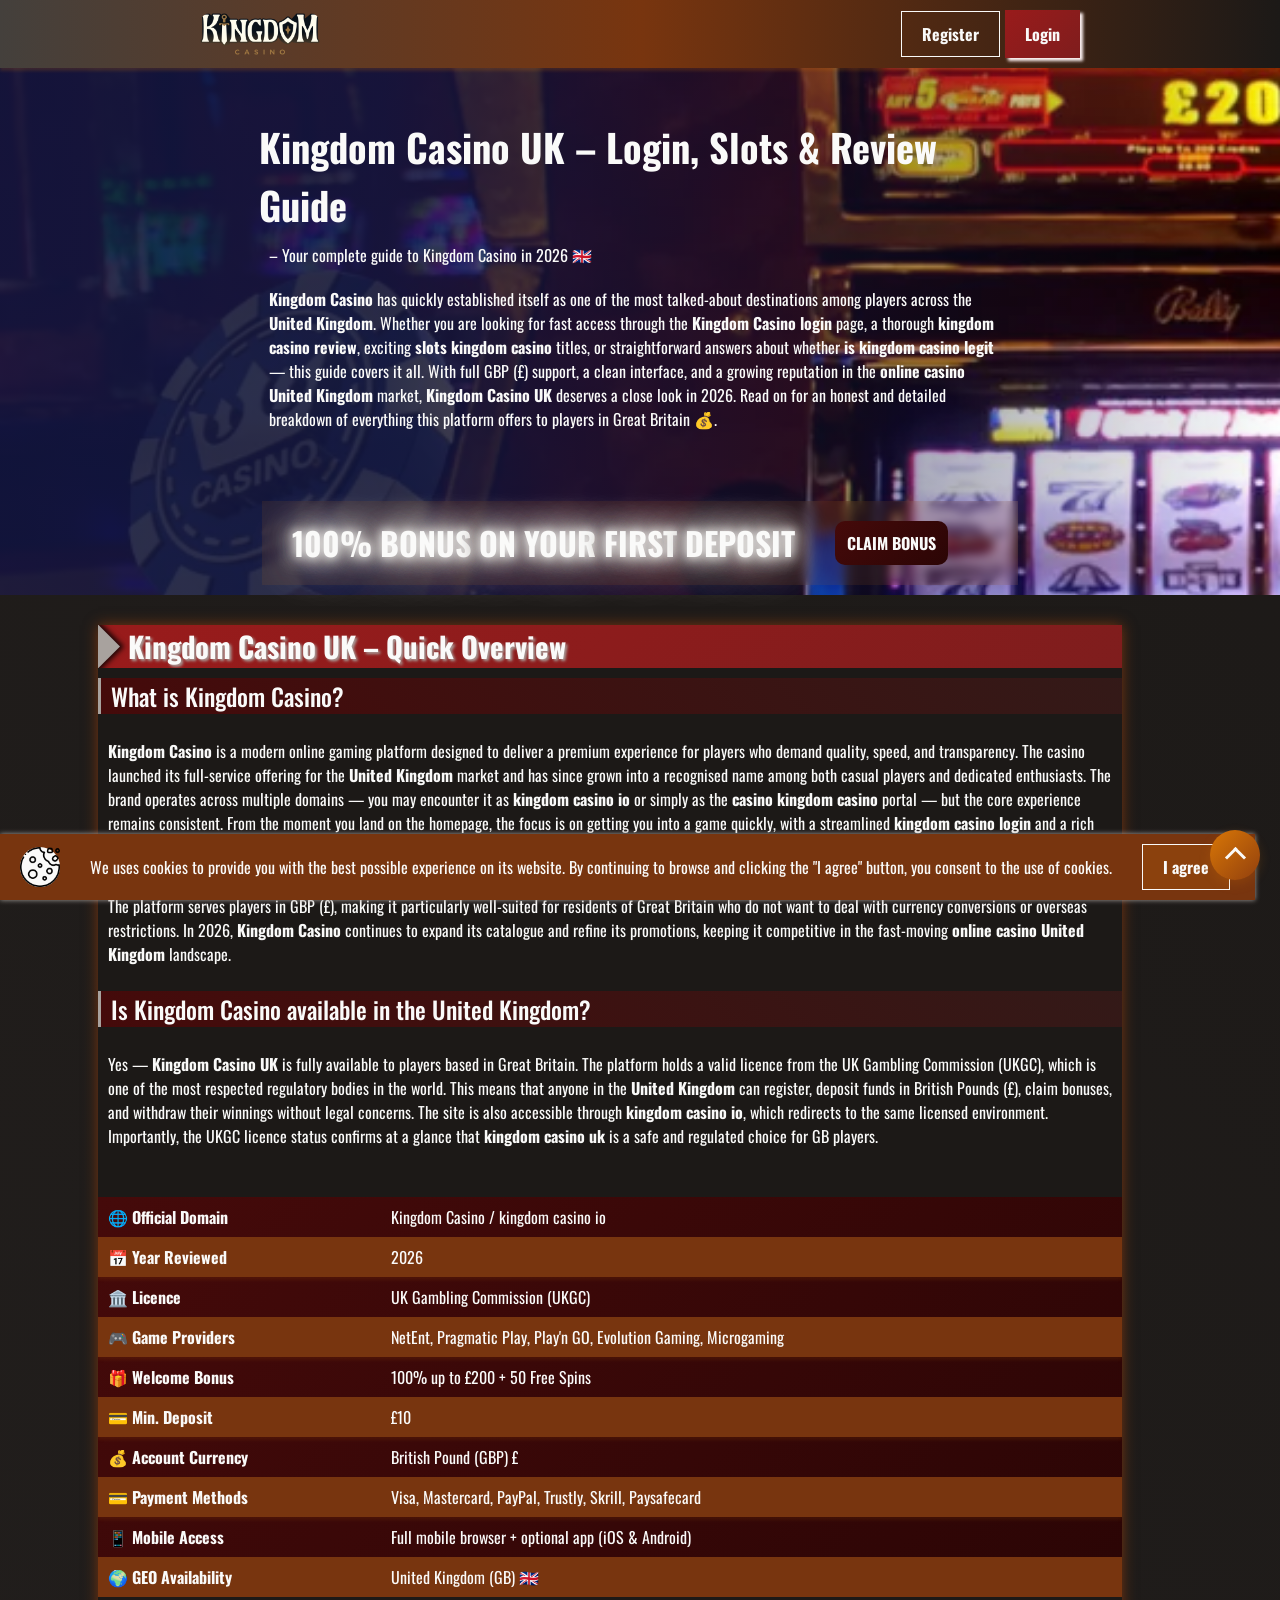
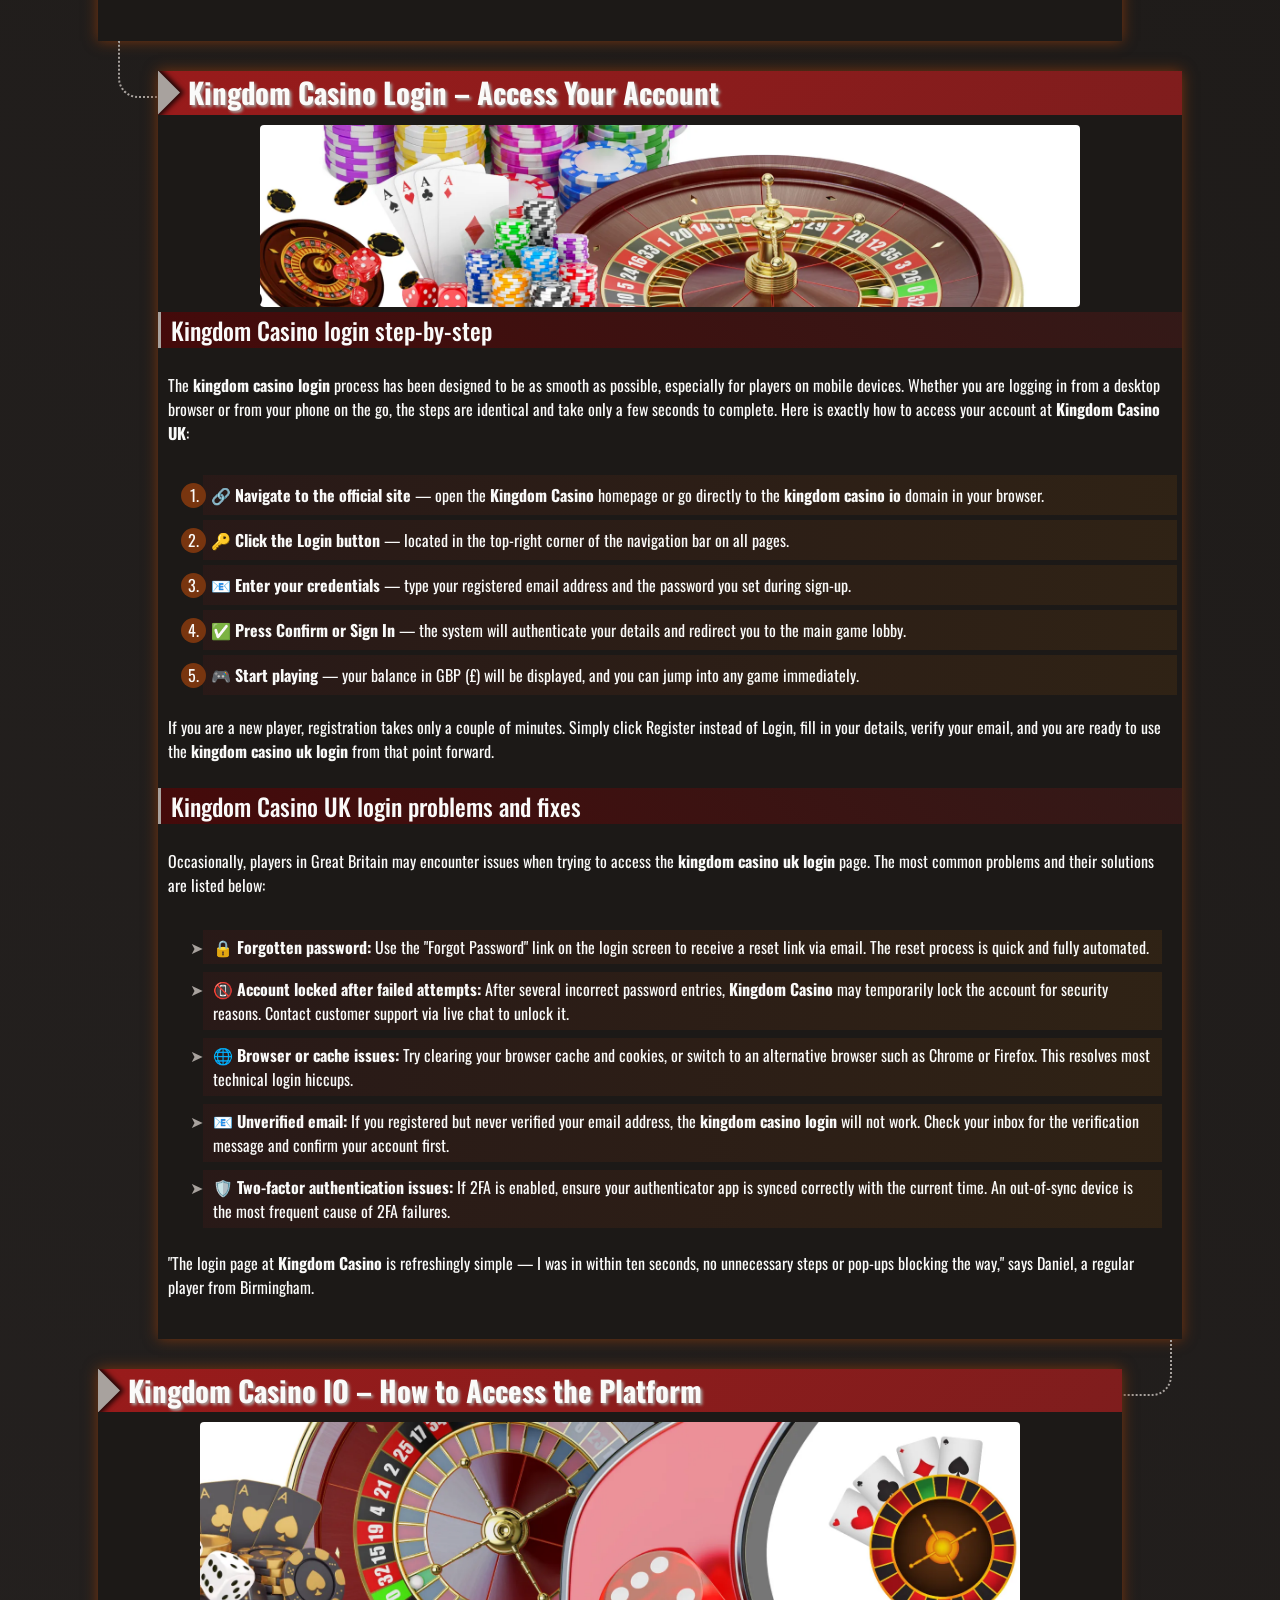
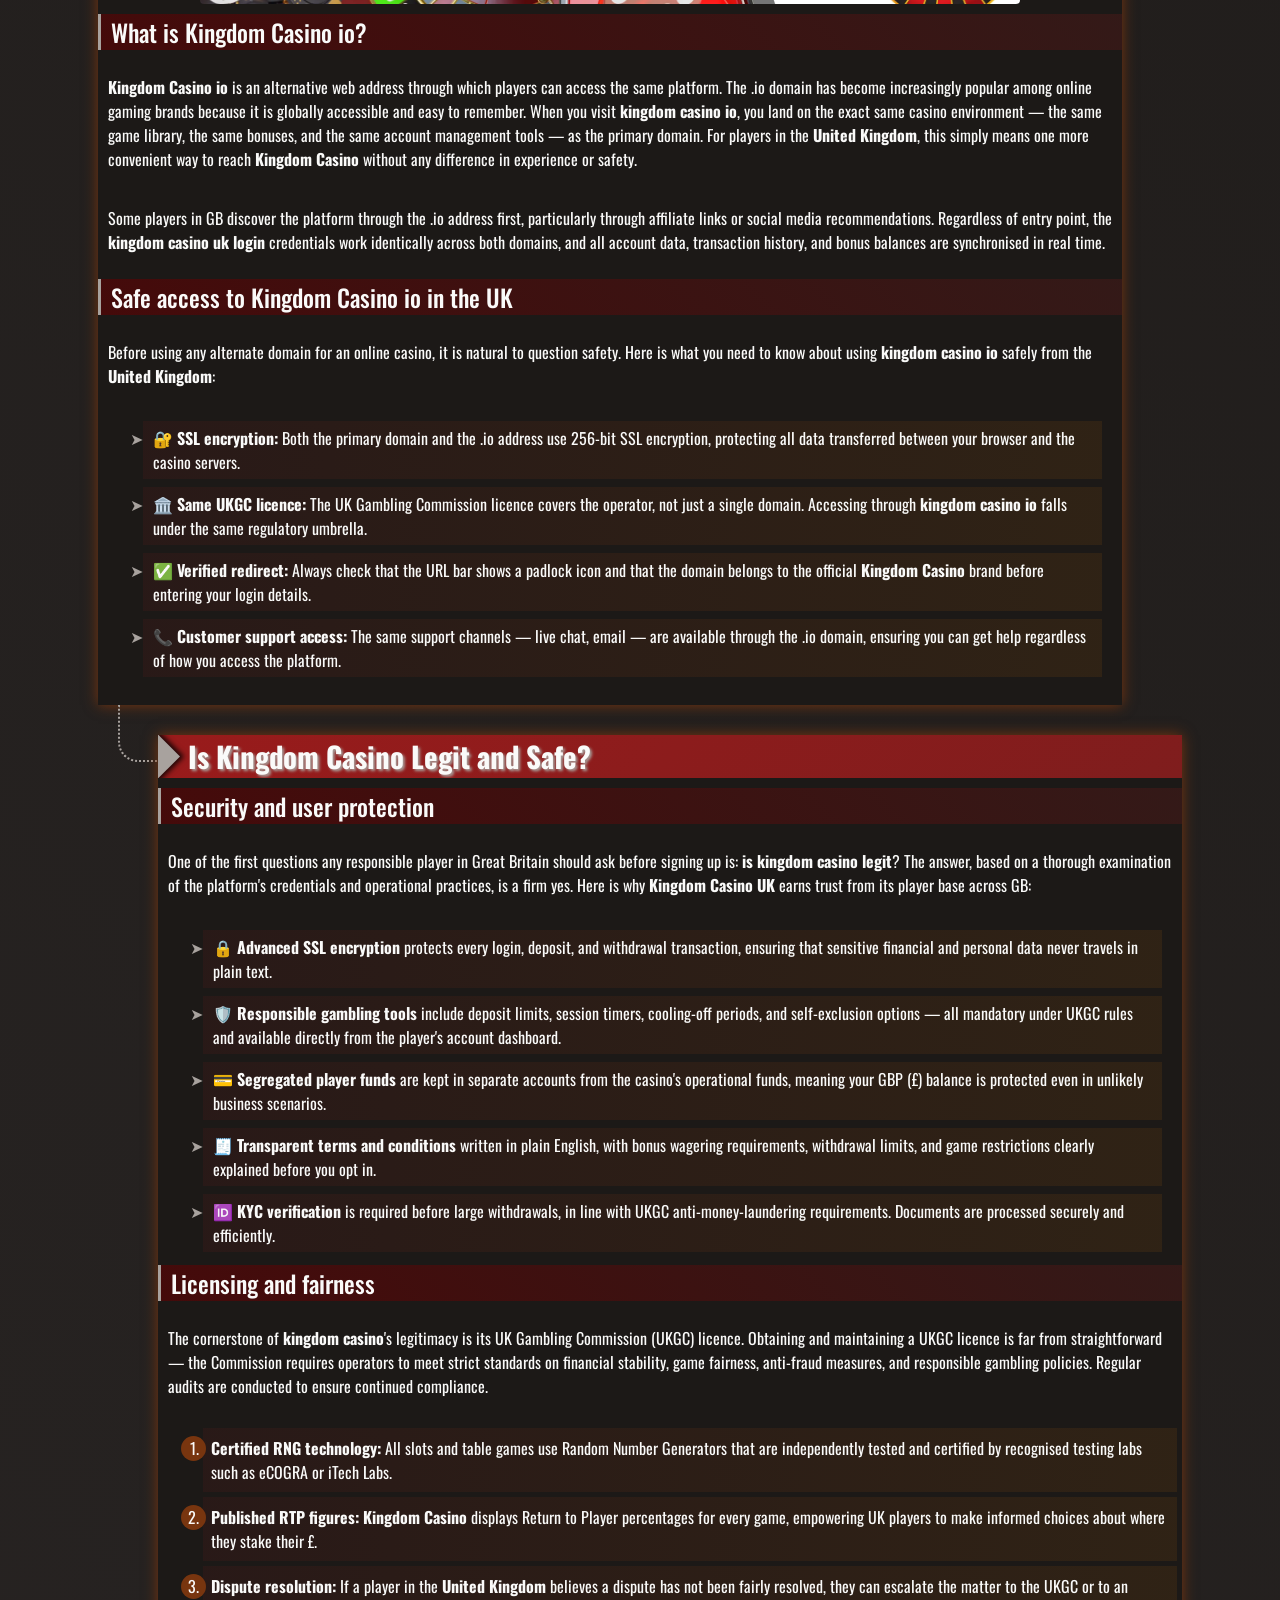
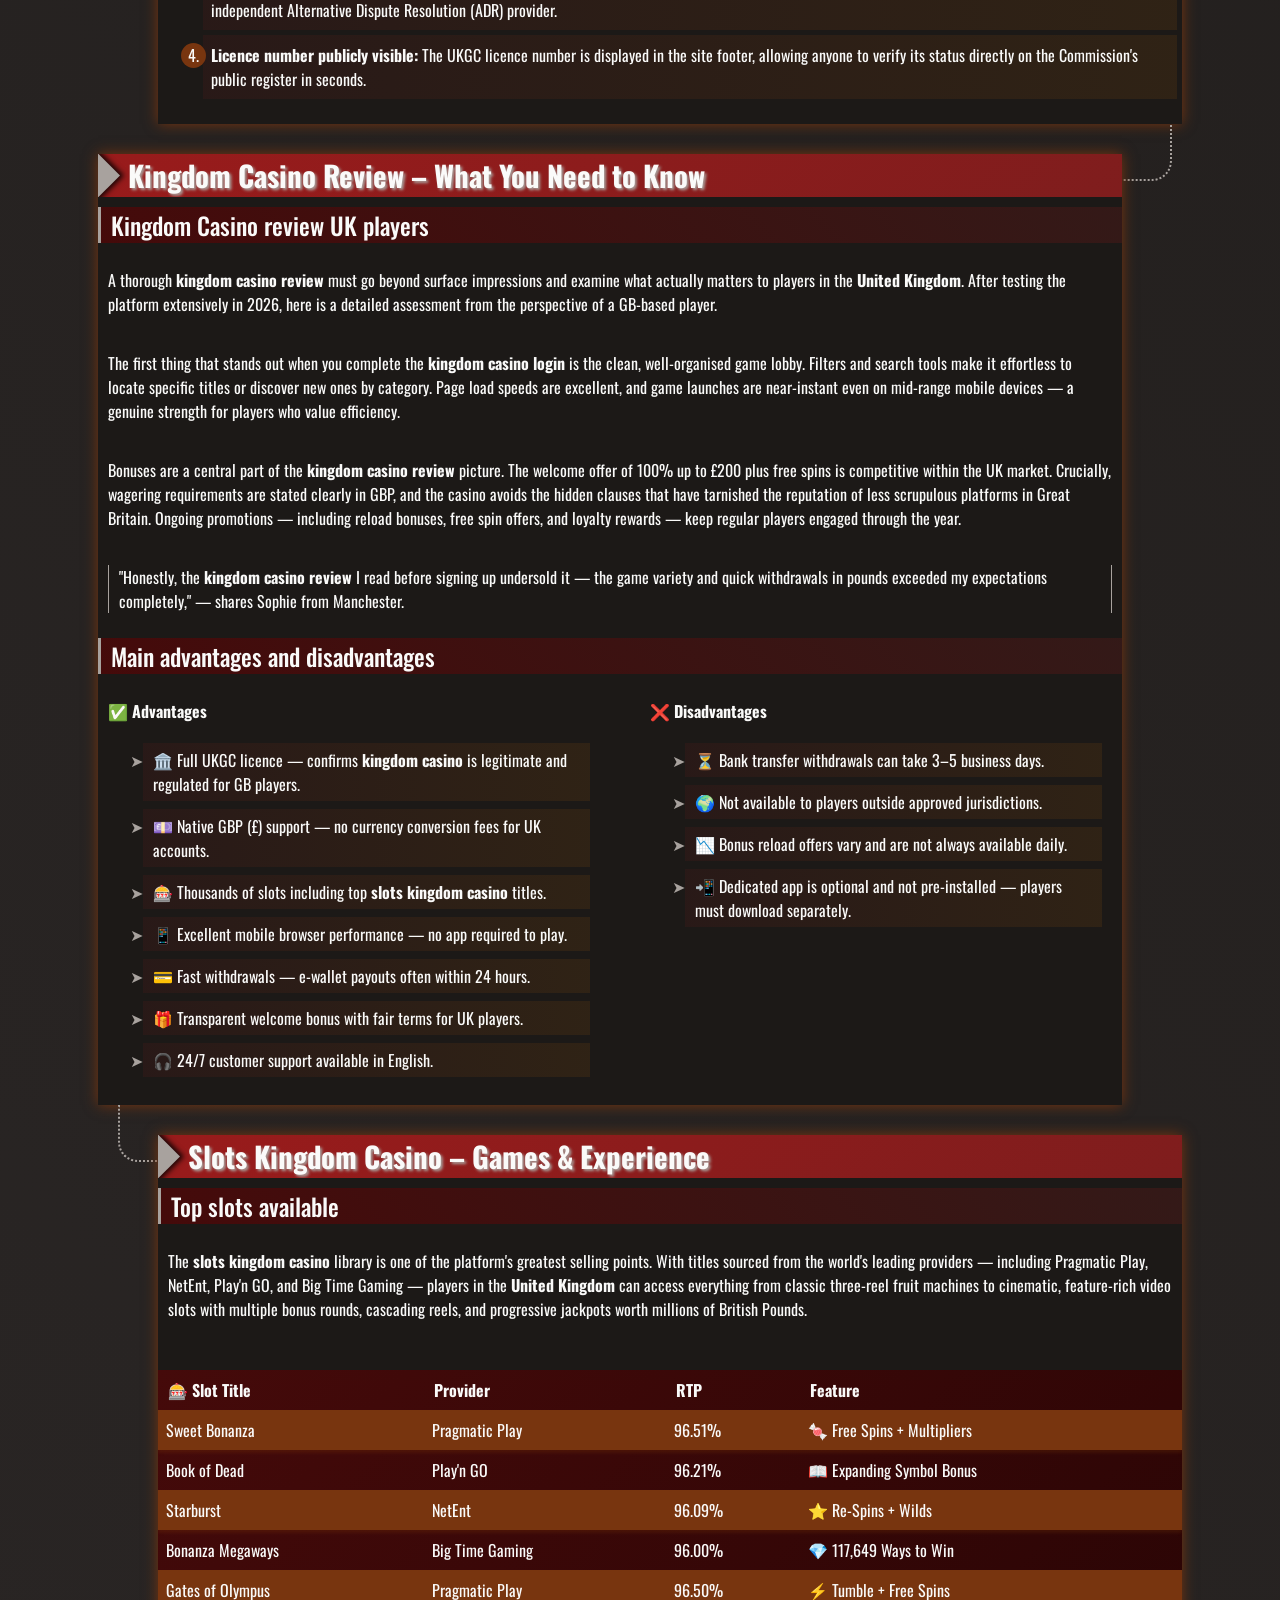
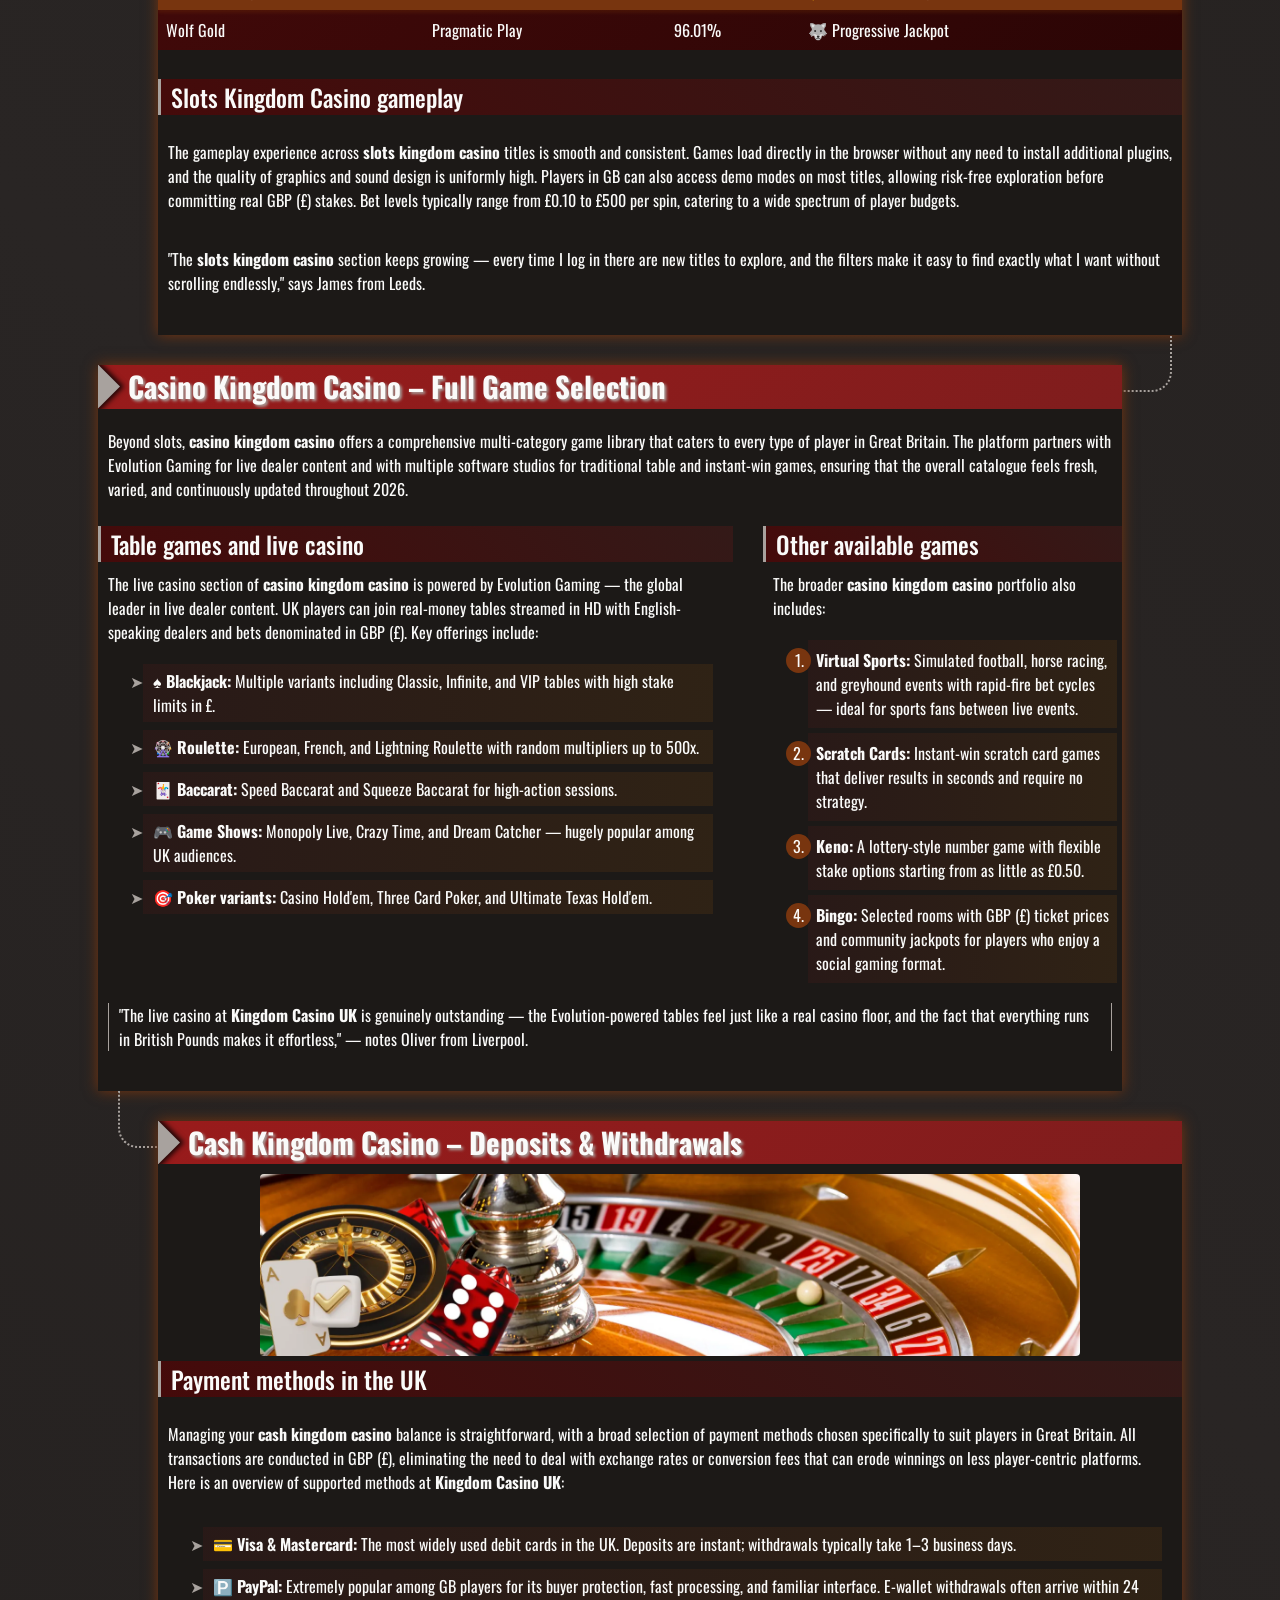
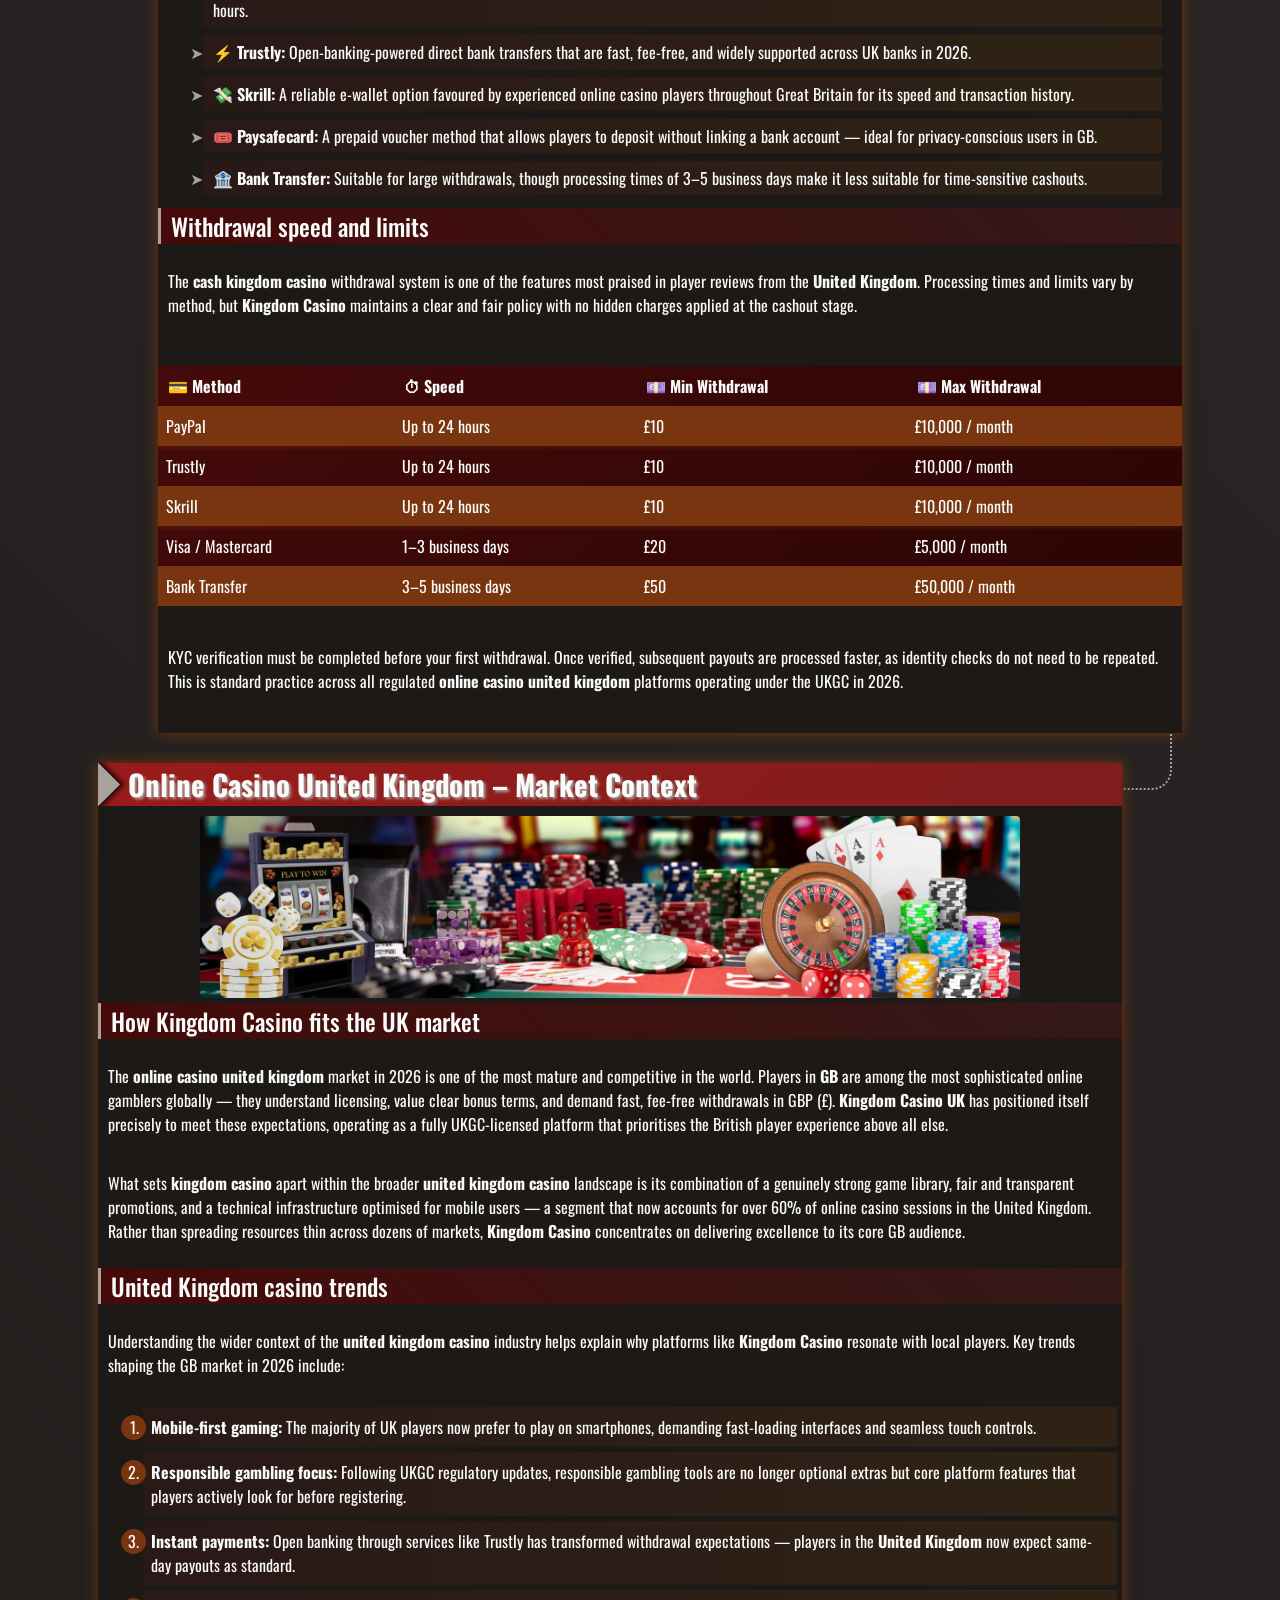
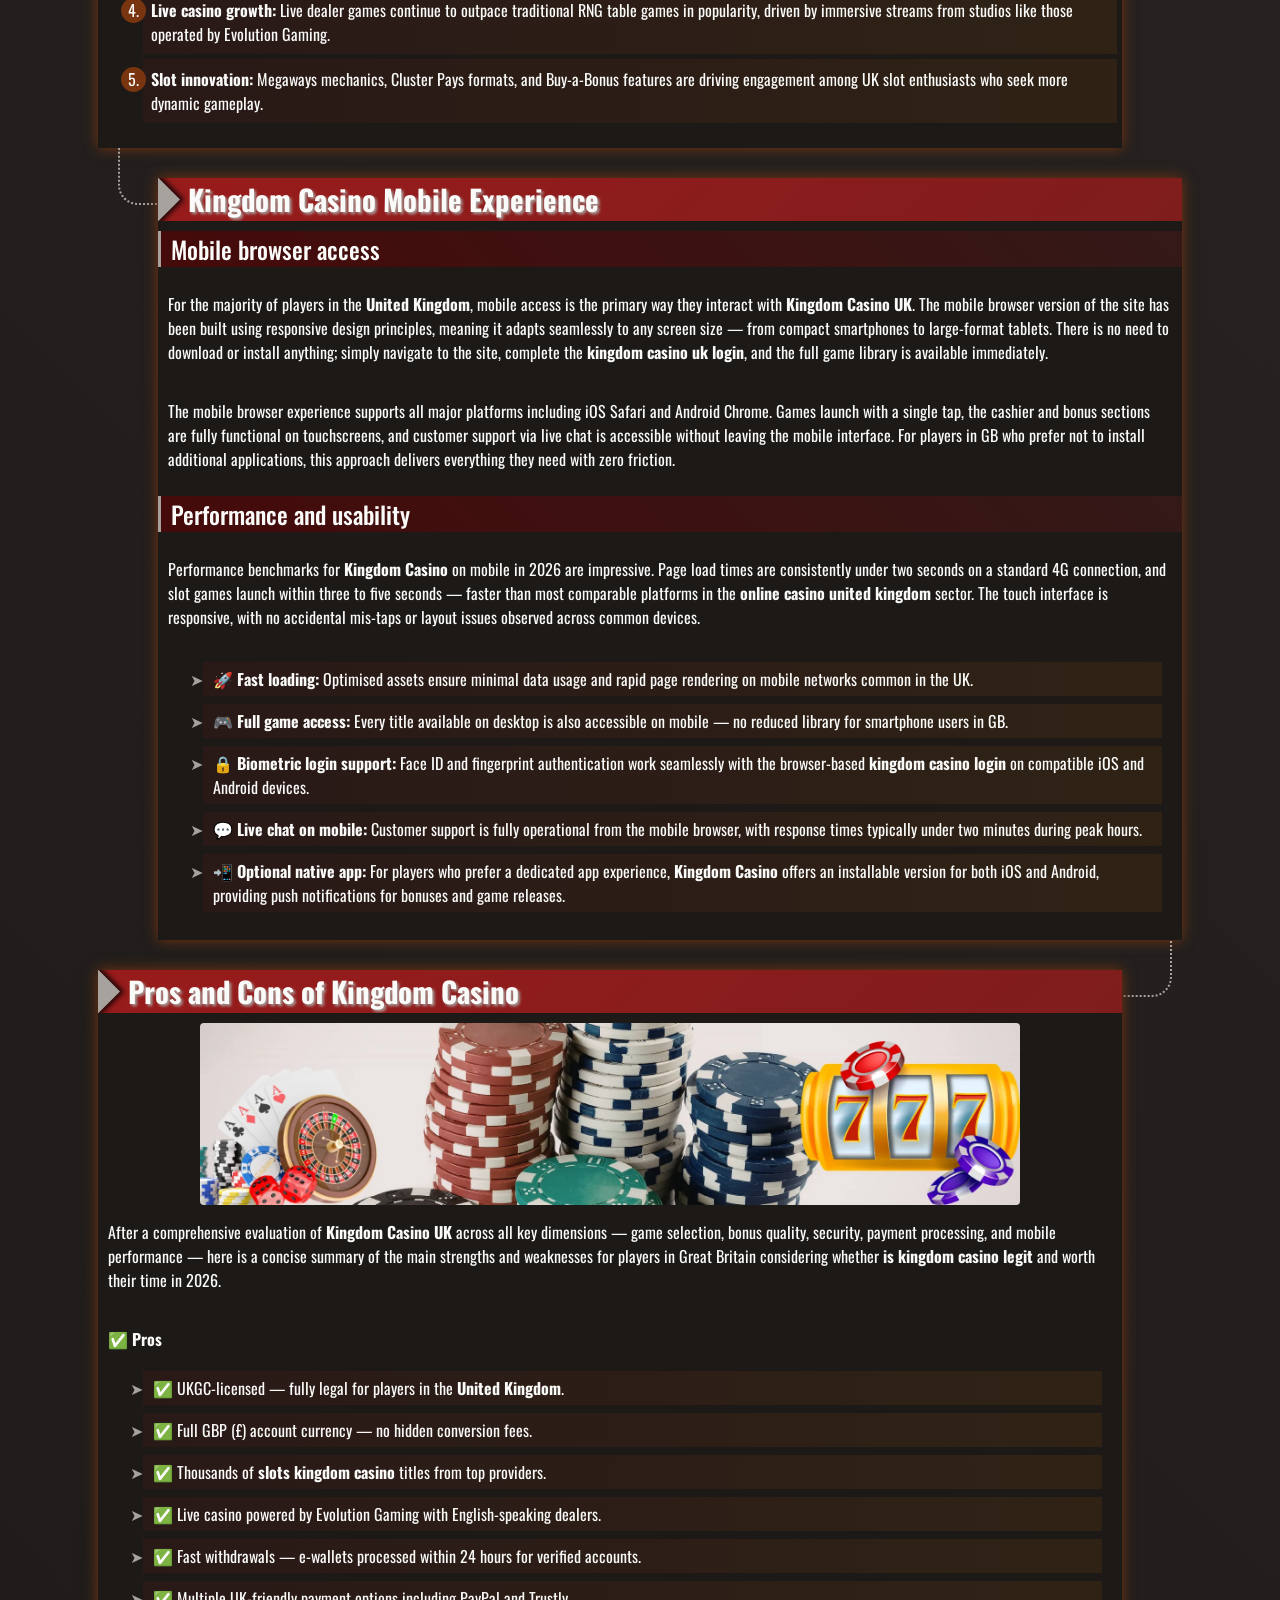
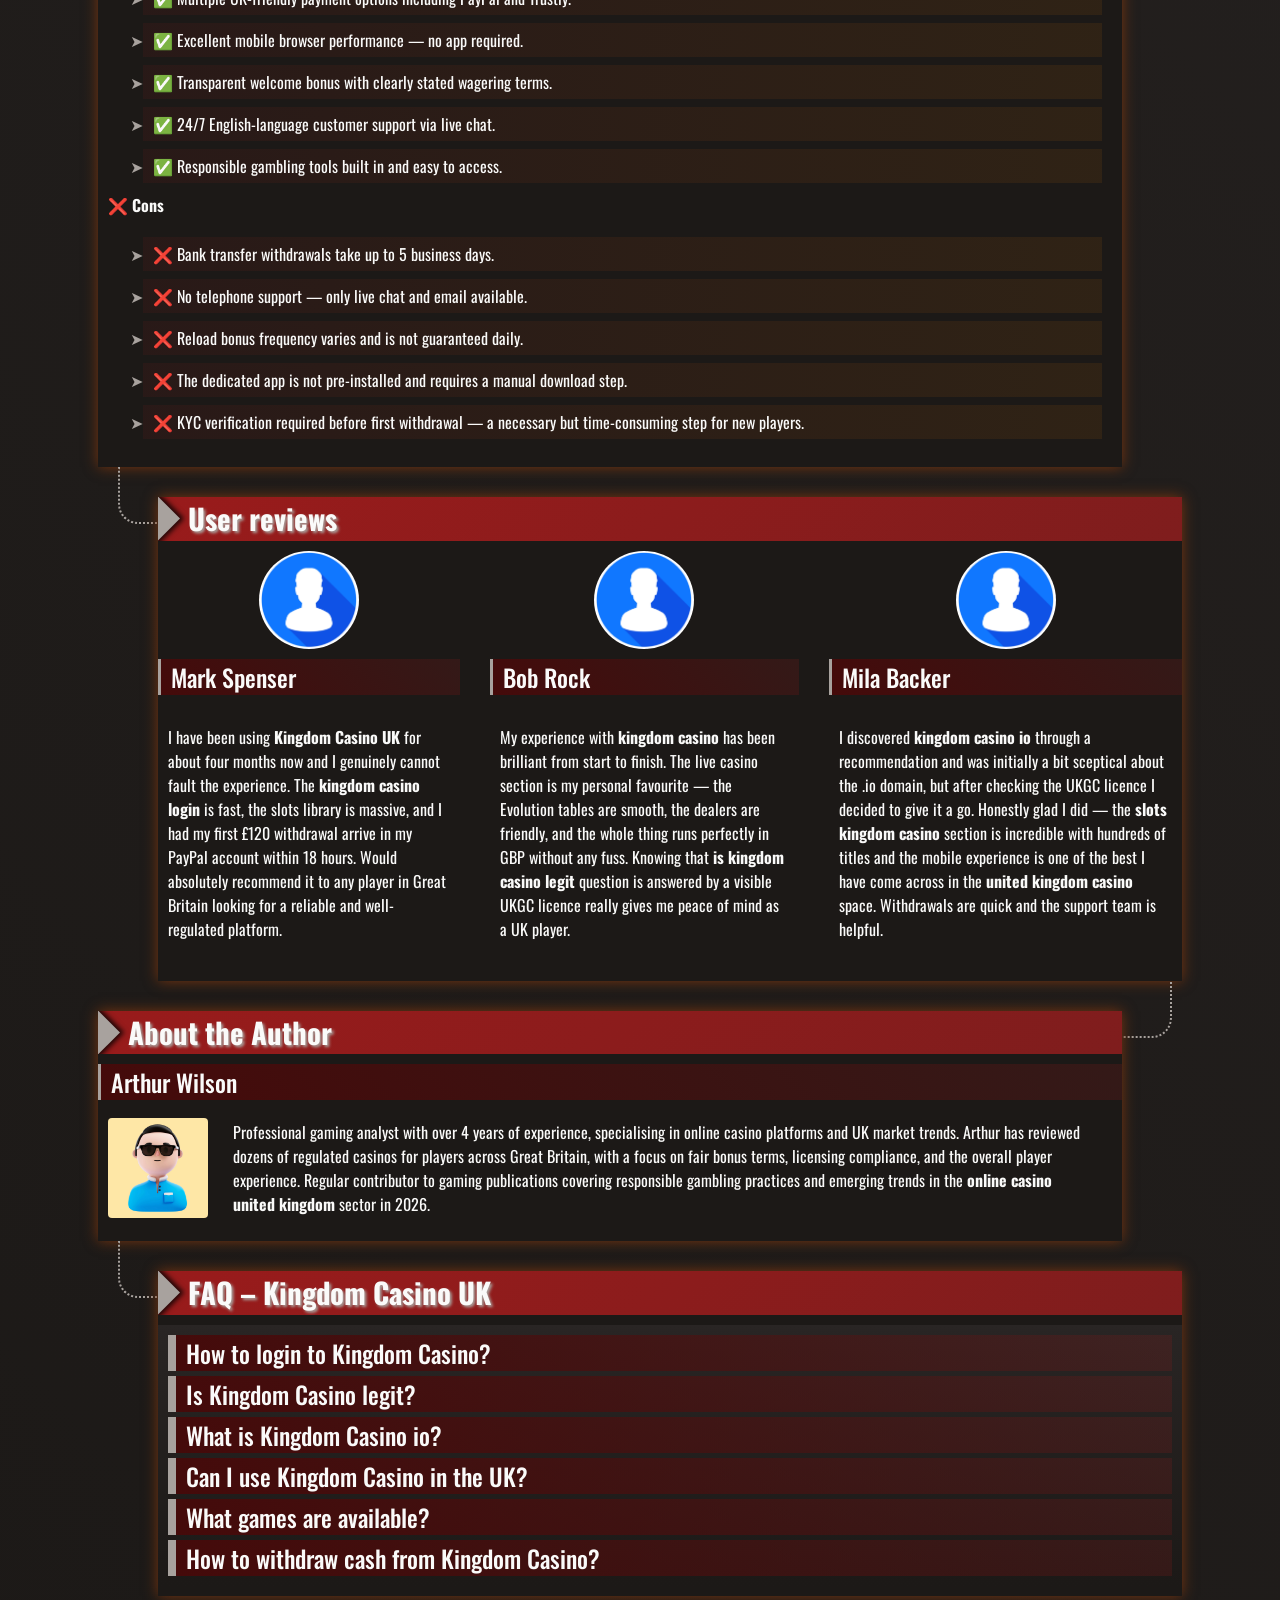
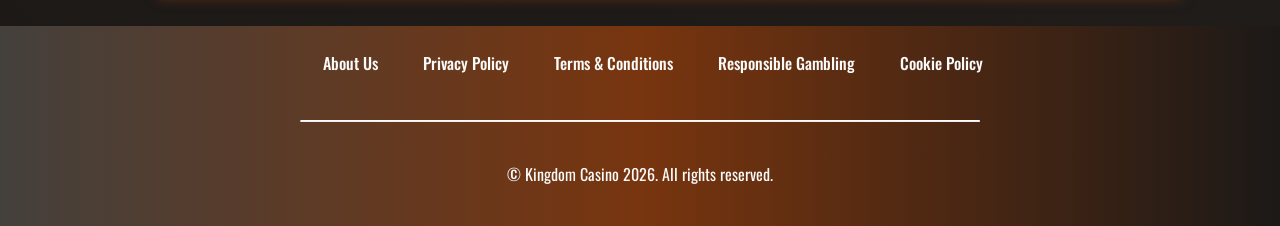
<file: index.html>
<!DOCTYPE html>
<html lang="en">

<head>
    <meta charset="UTF-8">
    <meta name="viewport" content="width=device-width, initial-scale=1.0">
    <link rel="stylesheet" href="style.css">
    <link rel="shortcut icon" href="favicon.ico" type="image/x-icon">
    <title>Kingdom Casino UK 🇬🇧 Login, Review, Slots & Is It Legit?</title>
    <meta name="description"
        content="Access Kingdom Casino UK login, explore slots, read reviews and find out if Kingdom Casino is legit and safe to use.">
    <meta name="googlebot" content="index, follow, noarchive, max-snippet:-1">
    <link rel="alternate" hreflang="en-GB" href="https://www.lionscavebarbers.co.uk/en-gb/">
    <link rel="alternate" hreflang="x-default" href="https://www.lionscavebarbers.co.uk/">
    <link rel="canonical" href="https://www.lionscavebarbers.co.uk/en-gb/">

    <meta property="og:type" content="website" />
    <meta property="og:title" content="Kingdom Casino UK 🇬🇧 Login, Review, Slots & Is It Legit?" />
    <meta property="og:description"
        content="Access Kingdom Casino UK login, explore slots, read reviews and find out if Kingdom Casino is legit and safe to use." />
    <meta property="og:url" content="https://www.lionscavebarbers.co.uk/" />
    <meta property="og:site_name" content="Kingdom Casino" />
    <meta property="og:image" content="https://www.lionscavebarbers.co.uk/img/1.webp" />
    <meta property="og:locale" content="en_GB" />

    <meta name="twitter:card" content="summary_large_image" />
    <meta name="twitter:title" content="Kingdom Casino UK 🇬🇧 Login, Review, Slots & Is It Legit?" />
    <meta name="twitter:description"
        content="Access Kingdom Casino UK login, explore slots, read reviews and find out if Kingdom Casino is legit and safe to use." />
    <meta name="twitter:image" content="https://www.lionscavebarbers.co.uk/img/1.webp" />

    <script type="application/ld+json">
    {
        "@context": "https://schema.org",
        "@type": "Article",
        "headline": "Kingdom Casino UK 🇬🇧 Login, Review, Slots & Is It Legit?",
        "description": "Access Kingdom Casino UK login, explore slots, read reviews and find out if Kingdom Casino is legit and safe to use.",
        "mainEntityOfPage": {
            "@type": "WebPage",
            "@id": "https://www.lionscavebarbers.co.uk/"
        },
        "author": {
            "@type": "Person",
            "name": "Arthur Wilson",
            "url": "https://www.lionscavebarbers.co.uk/"
        },
        "publisher": {
            "@type": "Organization",
            "name": "Kingdom Casino",
            "logo": {
                "@type": "ImageObject",
                "url": "https://www.lionscavebarbers.co.uk/img/logo.webp"
            }
        },
        "datePublished": "2026-01-10",
        "dateModified": "2026-03-26"
    }
    </script>

    <script type="application/ld+json">
    {
        "@context": "https://schema.org",
        "@type": "WebSite",
        "url": "https://www.lionscavebarbers.co.uk/",
        "name": "Kingdom Casino",
        "description": "Kingdom Casino in the United Kingdom: gaming platform, bonuses, slots, and comprehensive reviews.",
        "inLanguage": "en-GB"
    }
    </script>

    <script type="application/ld+json">
    {
        "@context": "https://schema.org",
        "@type": "BreadcrumbList",
        "itemListElement": [{
                "@type": "ListItem",
                "position": 1,
                "name": "Home",
                "item": "https://www.lionscavebarbers.co.uk/"
            },
            {
                "@type": "ListItem",
                "position": 2,
                "name": "🎰 Kingdom Casino UK",
                "item": "https://www.lionscavebarbers.co.uk/"
            }
        ]
    }
    </script>

    <script type="application/ld+json">
    {
      "@context": "https://schema.org",
      "@type": "FAQPage",
      "mainEntity": [
        {
          "@type": "Question",
          "name": "How to login to Kingdom Casino?",
          "acceptedAnswer": {
            "@type": "Answer",
            "text": "Visit the official Kingdom Casino website, click the Login button at the top right, enter your registered email address and password, then press Confirm. If you have forgotten your password, use the Reset Password link on the Kingdom Casino login page."
          }
        },
        {
          "@type": "Question",
          "name": "Is Kingdom Casino legit?",
          "acceptedAnswer": {
            "@type": "Answer",
            "text": "Yes, Kingdom Casino is a legitimate online casino that holds a valid licence from the UK Gambling Commission (UKGC), ensuring fair play, secure transactions in GBP (£), and full compliance with responsible gambling regulations for players across the United Kingdom."
          }
        },
        {
          "@type": "Question",
          "name": "What is Kingdom Casino io?",
          "acceptedAnswer": {
            "@type": "Answer",
            "text": "Kingdom Casino io refers to the platform accessible via the .io domain. It offers the same game library, bonuses, and account features as the main site. UK players can safely use it once they verify it redirects to the official licensed platform."
          }
        },
        {
          "@type": "Question",
          "name": "Can I use Kingdom Casino in the UK?",
          "acceptedAnswer": {
            "@type": "Answer",
            "text": "Absolutely. Kingdom Casino UK is fully authorised to serve players based in Great Britain. The platform supports GBP (£) as the primary currency, accepts UK-friendly payment methods, and adheres to UKGC standards."
          }
        },
        {
          "@type": "Question",
          "name": "What games are available at Kingdom Casino?",
          "acceptedAnswer": {
            "@type": "Answer",
            "text": "Kingdom Casino offers a broad selection that includes thousands of slots from top providers, classic table games such as blackjack and roulette, live dealer tables, and instant-win scratch cards — all playable in GBP."
          }
        },
        {
          "@type": "Question",
          "name": "How to withdraw cash from Kingdom Casino?",
          "acceptedAnswer": {
            "@type": "Answer",
            "text": "Log in to your Kingdom Casino account, navigate to the Banking or Cashier section, choose Withdraw, select your preferred payment method (e-wallet, debit card, or bank transfer), enter the amount in GBP (£), and confirm. E-wallet withdrawals typically process within 24 hours."
          }
        }
      ]
    }
    </script>
</head>

<body>
    <header>
        <div class="logo">
            <a href="/"><img src="./img/logo.webp" alt="Kingdom Casino logo" width="140" height="70"></a>
        </div>
        <div class="header-btn">
            <a href="/play/" rel="nofollow" content="noindex" class="h-violet-btn">Register</a>
            <a href="/play/" rel="nofollow" content="noindex" class="h-accent-btn">Login</a>
        </div>
    </header>

    <main>
        <div class="promo">
            <div class="promo-l ">
                <h1>Kingdom Casino UK – Login, Slots & Review Guide</h1>
                <p class="txt">
                    – Your complete guide to Kingdom Casino in 2026 🇬🇧
                </p>
                <p class="txt">
                    <strong>Kingdom Casino</strong> has quickly established itself as one of the most talked-about
                    destinations among players across the <strong>United Kingdom</strong>. Whether you are looking for
                    fast access through the <strong>Kingdom Casino login</strong> page, a thorough
                    <strong>kingdom casino review</strong>, exciting <strong>slots kingdom casino</strong> titles, or
                    straightforward answers about whether <strong>is kingdom casino legit</strong> — this guide covers
                    it all. With full GBP (£) support, a clean interface, and a growing reputation in the
                    <strong>online casino United Kingdom</strong> market, <strong>Kingdom Casino UK</strong> deserves a
                    close look in 2026. Read on for an honest and detailed breakdown of everything this platform offers
                    to players in Great Britain 💰.
                </p>
            </div>

            <div class="promo-gift">
                <p class="txt-accent">
                    <span class="fast-flicker">100% bonus</span> on your <span class="flicker">first</span> deposit
                </p>
                <a href="/play/" rel="nofollow" content="noindex" class="btn-accent">Claim Bonus</a>
            </div>
        </div>

        <div class="wrapper">


            <div class="container" id="">
                <div class="container__header">
                    <h2>Kingdom Casino UK – Quick Overview</h2>
                </div>
                <div class="container__body">
                    <h3>What is Kingdom Casino?</h3>
                    <p class="txt">
                        <strong>Kingdom Casino</strong> is a modern online gaming platform designed to deliver a
                        premium experience for players who demand quality, speed, and transparency. The casino launched
                        its full-service offering for the <strong>United Kingdom</strong> market and has since grown
                        into a recognised name among both casual players and dedicated enthusiasts. The brand operates
                        across multiple domains — you may encounter it as <strong>kingdom casino io</strong> or simply
                        as the <strong>casino kingdom casino</strong> portal — but the core experience remains
                        consistent. From the moment you land on the homepage, the focus is on getting you into a game
                        quickly, with a streamlined <strong>kingdom casino login</strong> and a rich selection of
                        titles waiting on the other side.
                    </p>
                    <p class="txt">
                        The platform serves players in GBP (£), making it particularly well-suited for residents of
                        Great Britain who do not want to deal with currency conversions or overseas restrictions. In
                        2026, <strong>Kingdom Casino</strong> continues to expand its catalogue and refine its
                        promotions, keeping it competitive in the fast-moving <strong>online casino United
                            Kingdom</strong>
                        landscape.
                    </p>

                    <h3>Is Kingdom Casino available in the United Kingdom?</h3>
                    <p class="txt">
                        Yes — <strong>Kingdom Casino UK</strong> is fully available to players based in Great Britain.
                        The platform holds a valid licence from the UK Gambling Commission (UKGC), which is one of the
                        most respected regulatory bodies in the world. This means that anyone in the
                        <strong>United Kingdom</strong> can register, deposit funds in British Pounds (£), claim
                        bonuses, and withdraw their winnings without legal concerns. The site is also accessible
                        through <strong>kingdom casino io</strong>, which redirects to the same licensed environment.
                        Importantly, the UKGC licence status confirms at a glance that <strong>kingdom casino
                            uk</strong>
                        is a safe and regulated choice for GB players.
                    </p>

                    <div class="table-wrapper">
                        <table>
                            <tbody>
                                <tr>
                                    <td class="row-title">🌐 Official Domain</td>
                                    <td>Kingdom Casino / kingdom casino io</td>
                                </tr>
                                <tr>
                                    <td class="row-title">📅 Year Reviewed</td>
                                    <td>2026</td>
                                </tr>
                                <tr>
                                    <td class="row-title">🏛️ Licence</td>
                                    <td>UK Gambling Commission (UKGC)</td>
                                </tr>
                                <tr>
                                    <td class="row-title">🎮 Game Providers</td>
                                    <td>NetEnt, Pragmatic Play, Play'n GO, Evolution Gaming, Microgaming</td>
                                </tr>
                                <tr>
                                    <td class="row-title">🎁 Welcome Bonus</td>
                                    <td>100% up to £200 + 50 Free Spins</td>
                                </tr>
                                <tr>
                                    <td class="row-title">💳 Min. Deposit</td>
                                    <td>£10</td>
                                </tr>
                                <tr>
                                    <td class="row-title">💰 Account Currency</td>
                                    <td>British Pound (GBP) £</td>
                                </tr>
                                <tr>
                                    <td class="row-title">💳 Payment Methods</td>
                                    <td>Visa, Mastercard, PayPal, Trustly, Skrill, Paysafecard</td>
                                </tr>
                                <tr>
                                    <td class="row-title">📱 Mobile Access</td>
                                    <td>Full mobile browser + optional app (iOS & Android)</td>
                                </tr>
                                <tr>
                                    <td class="row-title">🌍 GEO Availability</td>
                                    <td>United Kingdom (GB) 🇬🇧</td>
                                </tr>
                            </tbody>
                        </table>
                    </div>
                </div>
            </div>


            <div class="container" id="inscription">
                <div class="container__header">
                    <h2>Kingdom Casino Login – Access Your Account</h2>
                </div>
                <div class="container__body">
                    <div class="img">
                        <img src="./img/2.webp" alt="Kingdom Casino Login Page" width="1000" height="800">
                    </div>
                    <h3>Kingdom Casino login step-by-step</h3>
                    <p class="txt">
                        The <strong>kingdom casino login</strong> process has been designed to be as smooth as
                        possible, especially for players on mobile devices. Whether you are logging in from a desktop
                        browser or from your phone on the go, the steps are identical and take only a few seconds to
                        complete. Here is exactly how to access your account at <strong>Kingdom Casino UK</strong>:
                    </p>
                    <ol>
                        <li>🔗 <strong>Navigate to the official site</strong> — open the <strong>Kingdom Casino</strong>
                            homepage or go directly to the <strong>kingdom casino io</strong> domain in your browser.
                        </li>
                        <li>🔑 <strong>Click the Login button</strong> — located in the top-right corner of the
                            navigation bar on all pages.</li>
                        <li>📧 <strong>Enter your credentials</strong> — type your registered email address and the
                            password you set during sign-up.</li>
                        <li>✅ <strong>Press Confirm or Sign In</strong> — the system will authenticate your details
                            and redirect you to the main game lobby.</li>
                        <li>🎮 <strong>Start playing</strong> — your balance in GBP (£) will be displayed, and you
                            can jump into any game immediately.</li>
                    </ol>
                    <p class="txt">
                        If you are a new player, registration takes only a couple of minutes. Simply click Register
                        instead of Login, fill in your details, verify your email, and you are ready to use the
                        <strong>kingdom casino uk login</strong> from that point forward.
                    </p>

                    <h3>Kingdom Casino UK login problems and fixes</h3>
                    <p class="txt">
                        Occasionally, players in Great Britain may encounter issues when trying to access the
                        <strong>kingdom casino uk login</strong> page. The most common problems and their solutions
                        are listed below:
                    </p>
                    <ul class="item-list">
                        <li>🔒 <strong>Forgotten password:</strong> Use the "Forgot Password" link on the login screen
                            to receive a reset link via email. The reset process is quick and fully automated.</li>
                        <li>📵 <strong>Account locked after failed attempts:</strong> After several incorrect password
                            entries, <strong>Kingdom Casino</strong> may temporarily lock the account for security
                            reasons. Contact customer support via live chat to unlock it.</li>
                        <li>🌐 <strong>Browser or cache issues:</strong> Try clearing your browser cache and cookies,
                            or switch to an alternative browser such as Chrome or Firefox. This resolves most
                            technical login hiccups.</li>
                        <li>📧 <strong>Unverified email:</strong> If you registered but never verified your email
                            address, the <strong>kingdom casino login</strong> will not work. Check your inbox for
                            the verification message and confirm your account first.</li>
                        <li>🛡️ <strong>Two-factor authentication issues:</strong> If 2FA is enabled, ensure your
                            authenticator app is synced correctly with the current time. An out-of-sync device is the
                            most frequent cause of 2FA failures.</li>
                    </ul>
                    <p class="txt">
                        "The login page at <strong>Kingdom Casino</strong> is refreshingly simple — I was in within
                        ten seconds, no unnecessary steps or pop-ups blocking the way," says Daniel, a regular player
                        from Birmingham.
                    </p>
                </div>
            </div>


            <div class="container" id="review">
                <div class="container__header">
                    <h2>Kingdom Casino IO – How to Access the Platform</h2>
                </div>
                <div class="img">
                    <img src="./img/1.webp" alt="Kingdom Casino IO Platform" width="1000" height="800">
                </div>
                <div class="container__body">
                    <h3>What is Kingdom Casino io?</h3>
                    <p class="txt">
                        <strong>Kingdom Casino io</strong> is an alternative web address through which players can
                        access the same platform. The .io domain has become increasingly popular among online gaming
                        brands because it is globally accessible and easy to remember. When you visit
                        <strong>kingdom casino io</strong>, you land on the exact same casino environment — the same
                        game library, the same bonuses, and the same account management tools — as the primary domain.
                        For players in the <strong>United Kingdom</strong>, this simply means one more convenient way
                        to reach <strong>Kingdom Casino</strong> without any difference in experience or safety.
                    </p>
                    <p class="txt">
                        Some players in GB discover the platform through the .io address first, particularly through
                        affiliate links or social media recommendations. Regardless of entry point, the
                        <strong>kingdom casino uk login</strong> credentials work identically across both domains,
                        and all account data, transaction history, and bonus balances are synchronised in real time.
                    </p>

                    <h3>Safe access to Kingdom Casino io in the UK</h3>
                    <p class="txt">
                        Before using any alternate domain for an online casino, it is natural to question safety.
                        Here is what you need to know about using <strong>kingdom casino io</strong> safely from the
                        <strong>United Kingdom</strong>:
                    </p>
                    <ul class="item-list">
                        <li>🔐 <strong>SSL encryption:</strong> Both the primary domain and the .io address use
                            256-bit SSL encryption, protecting all data transferred between your browser and the
                            casino servers.</li>
                        <li>🏛️ <strong>Same UKGC licence:</strong> The UK Gambling Commission licence covers the
                            operator, not just a single domain. Accessing through <strong>kingdom casino io</strong>
                            falls under the same regulatory umbrella.</li>
                        <li>✅ <strong>Verified redirect:</strong> Always check that the URL bar shows a padlock
                            icon and that the domain belongs to the official <strong>Kingdom Casino</strong> brand
                            before entering your login details.</li>
                        <li>📞 <strong>Customer support access:</strong> The same support channels — live chat,
                            email — are available through the .io domain, ensuring you can get help regardless of
                            how you access the platform.</li>
                    </ul>
                </div>
            </div>


            <div class="container" id="">
                <div class="container__header">
                    <h2>Is Kingdom Casino Legit and Safe?</h2>
                </div>
                <div class="container__body">
                    <h3>Security and user protection</h3>
                    <p class="txt">
                        One of the first questions any responsible player in Great Britain should ask before signing
                        up is: <strong>is kingdom casino legit</strong>? The answer, based on a thorough examination
                        of the platform's credentials and operational practices, is a firm yes. Here is why
                        <strong>Kingdom Casino UK</strong> earns trust from its player base across GB:
                    </p>
                    <ul class="item-list">
                        <li>🔒 <strong>Advanced SSL encryption</strong> protects every login, deposit, and withdrawal
                            transaction, ensuring that sensitive financial and personal data never travels in plain
                            text.</li>
                        <li>🛡️ <strong>Responsible gambling tools</strong> include deposit limits, session timers,
                            cooling-off periods, and self-exclusion options — all mandatory under UKGC rules and
                            available directly from the player's account dashboard.</li>
                        <li>💳 <strong>Segregated player funds</strong> are kept in separate accounts from the
                            casino's operational funds, meaning your GBP (£) balance is protected even in unlikely
                            business scenarios.</li>
                        <li>🧾 <strong>Transparent terms and conditions</strong> written in plain English, with
                            bonus wagering requirements, withdrawal limits, and game restrictions clearly explained
                            before you opt in.</li>
                        <li>🆔 <strong>KYC verification</strong> is required before large withdrawals, in line with
                            UKGC anti-money-laundering requirements. Documents are processed securely and
                            efficiently.</li>
                    </ul>

                    <h3>Licensing and fairness</h3>
                    <p class="txt">
                        The cornerstone of <strong>kingdom casino</strong>'s legitimacy is its UK Gambling Commission
                        (UKGC) licence. Obtaining and maintaining a UKGC licence is far from straightforward — the
                        Commission requires operators to meet strict standards on financial stability, game fairness,
                        anti-fraud measures, and responsible gambling policies. Regular audits are conducted to
                        ensure continued compliance.
                    </p>
                    <ol>
                        <li><strong>Certified RNG technology:</strong> All slots and table games use Random Number
                            Generators that are independently tested and certified by recognised testing labs such as
                            eCOGRA or iTech Labs.</li>
                        <li><strong>Published RTP figures:</strong> <strong>Kingdom Casino</strong> displays Return
                            to Player percentages for every game, empowering UK players to make informed choices
                            about where they stake their £.</li>
                        <li><strong>Dispute resolution:</strong> If a player in the <strong>United Kingdom</strong>
                            believes a dispute has not been fairly resolved, they can escalate the matter to the
                            UKGC or to an independent Alternative Dispute Resolution (ADR) provider.</li>
                        <li><strong>Licence number publicly visible:</strong> The UKGC licence number is displayed
                            in the site footer, allowing anyone to verify its status directly on the Commission's
                            public register in seconds.</li>
                    </ol>
                </div>
            </div>


            <div class="container" id="games">
                <div class="container__header">
                    <h2>Kingdom Casino Review – What You Need to Know</h2>
                </div>
                <div class="container__body">
                    <h3>Kingdom Casino review UK players</h3>
                    <p class="txt">
                        A thorough <strong>kingdom casino review</strong> must go beyond surface impressions and
                        examine what actually matters to players in the <strong>United Kingdom</strong>. After testing
                        the platform extensively in 2026, here is a detailed assessment from the perspective of a
                        GB-based player.
                    </p>
                    <p class="txt">
                        The first thing that stands out when you complete the <strong>kingdom casino login</strong> is
                        the clean, well-organised game lobby. Filters and search tools make it effortless to locate
                        specific titles or discover new ones by category. Page load speeds are excellent, and game
                        launches are near-instant even on mid-range mobile devices — a genuine strength for players
                        who value efficiency.
                    </p>
                    <p class="txt">
                        Bonuses are a central part of the <strong>kingdom casino review</strong> picture. The welcome
                        offer of 100% up to £200 plus free spins is competitive within the UK market. Crucially,
                        wagering requirements are stated clearly in GBP, and the casino avoids the hidden clauses
                        that have tarnished the reputation of less scrupulous platforms in Great Britain. Ongoing
                        promotions — including reload bonuses, free spin offers, and loyalty rewards — keep regular
                        players engaged through the year.
                    </p>
                    <p class="txt quote">
                        "Honestly, the <strong>kingdom casino review</strong> I read before signing up undersold it —
                        the game variety and quick withdrawals in pounds exceeded my expectations completely,"
                        — shares Sophie from Manchester.
                    </p>

                    <h3>Main advantages and disadvantages</h3>
                    <div class="comparison-list">
                        <div>
                            <p class="txt"><strong>✅ Advantages</strong></p>
                            <ul>
                                <li>🏛️ Full UKGC licence — confirms <strong>kingdom casino</strong> is legitimate
                                    and regulated for GB players.</li>
                                <li>💷 Native GBP (£) support — no currency conversion fees for UK accounts.</li>
                                <li>🎰 Thousands of slots including top <strong>slots kingdom casino</strong>
                                    titles.</li>
                                <li>📱 Excellent mobile browser performance — no app required to play.</li>
                                <li>💳 Fast withdrawals — e-wallet payouts often within 24 hours.</li>
                                <li>🎁 Transparent welcome bonus with fair terms for UK players.</li>
                                <li>🎧 24/7 customer support available in English.</li>
                            </ul>
                        </div>
                        <div>
                            <p class="txt"><strong>❌ Disadvantages</strong></p>
                            <ul>
                                <li>⏳ Bank transfer withdrawals can take 3–5 business days.</li>
                                <li>🌍 Not available to players outside approved jurisdictions.</li>
                                <li>📉 Bonus reload offers vary and are not always available daily.</li>
                                <li>📲 Dedicated app is optional and not pre-installed — players must download
                                    separately.</li>
                            </ul>
                        </div>
                    </div>
                </div>
            </div>


            <div class="container" id="mobile">
                <div class="container__header">
                    <h2>Slots Kingdom Casino – Games & Experience</h2>
                </div>
                <div class="container__body">
                    <h3>Top slots available</h3>
                    <p class="txt">
                        The <strong>slots kingdom casino</strong> library is one of the platform's greatest selling
                        points. With titles sourced from the world's leading providers — including Pragmatic Play,
                        NetEnt, Play'n GO, and Big Time Gaming — players in the <strong>United Kingdom</strong> can
                        access everything from classic three-reel fruit machines to cinematic, feature-rich video
                        slots with multiple bonus rounds, cascading reels, and progressive jackpots worth millions
                        of British Pounds.
                    </p>

                    <div class="table-wrapper">
                        <table>
                            <tbody>
                                <tr>
                                    <td class="row-title">🎰 Slot Title</td>
                                    <td class="row-title">Provider</td>
                                    <td class="row-title">RTP</td>
                                    <td class="row-title">Feature</td>
                                </tr>
                                <tr>
                                    <td>Sweet Bonanza</td>
                                    <td>Pragmatic Play</td>
                                    <td>96.51%</td>
                                    <td>🍬 Free Spins + Multipliers</td>
                                </tr>
                                <tr>
                                    <td>Book of Dead</td>
                                    <td>Play'n GO</td>
                                    <td>96.21%</td>
                                    <td>📖 Expanding Symbol Bonus</td>
                                </tr>
                                <tr>
                                    <td>Starburst</td>
                                    <td>NetEnt</td>
                                    <td>96.09%</td>
                                    <td>⭐ Re-Spins + Wilds</td>
                                </tr>
                                <tr>
                                    <td>Bonanza Megaways</td>
                                    <td>Big Time Gaming</td>
                                    <td>96.00%</td>
                                    <td>💎 117,649 Ways to Win</td>
                                </tr>
                                <tr>
                                    <td>Gates of Olympus</td>
                                    <td>Pragmatic Play</td>
                                    <td>96.50%</td>
                                    <td>⚡ Tumble + Free Spins</td>
                                </tr>
                                <tr>
                                    <td>Wolf Gold</td>
                                    <td>Pragmatic Play</td>
                                    <td>96.01%</td>
                                    <td>🐺 Progressive Jackpot</td>
                                </tr>
                            </tbody>
                        </table>
                    </div>

                    <h3>Slots Kingdom Casino gameplay</h3>
                    <p class="txt">
                        The gameplay experience across <strong>slots kingdom casino</strong> titles is smooth and
                        consistent. Games load directly in the browser without any need to install additional
                        plugins, and the quality of graphics and sound design is uniformly high. Players in GB can
                        also access demo modes on most titles, allowing risk-free exploration before committing real
                        GBP (£) stakes. Bet levels typically range from £0.10 to £500 per spin, catering to a wide
                        spectrum of player budgets.
                    </p>
                    <p class="txt">
                        "The <strong>slots kingdom casino</strong> section keeps growing — every time I log in there
                        are new titles to explore, and the filters make it easy to find exactly what I want without
                        scrolling endlessly," says James from Leeds.
                    </p>
                </div>
            </div>


            <div class="container" id="demo">
                <div class="container__header">
                    <h2>Casino Kingdom Casino – Full Game Selection</h2>
                </div>
                <div class="container__body">
                    <p class="txt">
                        Beyond slots, <strong>casino kingdom casino</strong> offers a comprehensive multi-category
                        game library that caters to every type of player in Great Britain. The platform partners
                        with Evolution Gaming for live dealer content and with multiple software studios for
                        traditional table and instant-win games, ensuring that the overall catalogue feels fresh,
                        varied, and continuously updated throughout 2026.
                    </p>
                    <div class="comparison-list">
                        <div>
                            <h3>Table games and live casino</h3>
                            <p class="txt">
                                The live casino section of <strong>casino kingdom casino</strong> is powered by
                                Evolution Gaming — the global leader in live dealer content. UK players can join
                                real-money tables streamed in HD with English-speaking dealers and bets denominated
                                in GBP (£). Key offerings include:
                            </p>
                            <ul>
                                <li>♠️ <strong>Blackjack:</strong> Multiple variants including Classic, Infinite,
                                    and VIP tables with high stake limits in £.</li>
                                <li>🎡 <strong>Roulette:</strong> European, French, and Lightning Roulette with
                                    random multipliers up to 500x.</li>
                                <li>🃏 <strong>Baccarat:</strong> Speed Baccarat and Squeeze Baccarat for
                                    high-action sessions.</li>
                                <li>🎮 <strong>Game Shows:</strong> Monopoly Live, Crazy Time, and Dream Catcher —
                                    hugely popular among UK audiences.</li>
                                <li>🎯 <strong>Poker variants:</strong> Casino Hold'em, Three Card Poker, and
                                    Ultimate Texas Hold'em.</li>
                            </ul>
                        </div>
                        <div>
                            <h3>Other available games</h3>
                            <p class="txt">
                                The broader <strong>casino kingdom casino</strong> portfolio also includes:
                            </p>
                            <ol>
                                <li><strong>Virtual Sports:</strong> Simulated football, horse racing, and greyhound
                                    events with rapid-fire bet cycles — ideal for sports fans between live events.</li>
                                <li><strong>Scratch Cards:</strong> Instant-win scratch card games that deliver
                                    results in seconds and require no strategy.</li>
                                <li><strong>Keno:</strong> A lottery-style number game with flexible stake options
                                    starting from as little as £0.50.</li>
                                <li><strong>Bingo:</strong> Selected rooms with GBP (£) ticket prices and community
                                    jackpots for players who enjoy a social gaming format.</li>
                            </ol>
                        </div>
                    </div>
                    <p class="txt quote">
                        "The live casino at <strong>Kingdom Casino UK</strong> is genuinely outstanding — the
                        Evolution-powered tables feel just like a real casino floor, and the fact that everything
                        runs in British Pounds makes it effortless," — notes Oliver from Liverpool.
                    </p>
                </div>
            </div>


            <div class="container" id="deposit">
                <div class="container__header">
                    <h2>Cash Kingdom Casino – Deposits & Withdrawals</h2>
                </div>
                <div class="container__body">
                    <div class="img">
                        <img src="./img/3.webp" alt="Kingdom Casino Deposits and Withdrawals" width="1000" height="800">
                    </div>
                    <h3>Payment methods in the UK</h3>
                    <p class="txt">
                        Managing your <strong>cash kingdom casino</strong> balance is straightforward, with a broad
                        selection of payment methods chosen specifically to suit players in Great Britain. All
                        transactions are conducted in GBP (£), eliminating the need to deal with exchange rates or
                        conversion fees that can erode winnings on less player-centric platforms. Here is an overview
                        of supported methods at <strong>Kingdom Casino UK</strong>:
                    </p>
                    <ul class="item-list">
                        <li>💳 <strong>Visa & Mastercard:</strong> The most widely used debit cards in the UK.
                            Deposits are instant; withdrawals typically take 1–3 business days.</li>
                        <li>🅿️ <strong>PayPal:</strong> Extremely popular among GB players for its buyer
                            protection, fast processing, and familiar interface. E-wallet withdrawals often arrive
                            within 24 hours.</li>
                        <li>⚡ <strong>Trustly:</strong> Open-banking-powered direct bank transfers that are
                            fast, fee-free, and widely supported across UK banks in 2026.</li>
                        <li>💸 <strong>Skrill:</strong> A reliable e-wallet option favoured by experienced online
                            casino players throughout Great Britain for its speed and transaction history.</li>
                        <li>🎟️ <strong>Paysafecard:</strong> A prepaid voucher method that allows players to
                            deposit without linking a bank account — ideal for privacy-conscious users in GB.</li>
                        <li>🏦 <strong>Bank Transfer:</strong> Suitable for large withdrawals, though processing
                            times of 3–5 business days make it less suitable for time-sensitive cashouts.</li>
                    </ul>

                    <h3>Withdrawal speed and limits</h3>
                    <p class="txt">
                        The <strong>cash kingdom casino</strong> withdrawal system is one of the features most
                        praised in player reviews from the <strong>United Kingdom</strong>. Processing times and
                        limits vary by method, but <strong>Kingdom Casino</strong> maintains a clear and fair policy
                        with no hidden charges applied at the cashout stage.
                    </p>
                    <div class="table-wrapper">
                        <table>
                            <tbody>
                                <tr>
                                    <td class="row-title">💳 Method</td>
                                    <td class="row-title">⏱ Speed</td>
                                    <td class="row-title">💷 Min Withdrawal</td>
                                    <td class="row-title">💷 Max Withdrawal</td>
                                </tr>
                                <tr>
                                    <td>PayPal</td>
                                    <td>Up to 24 hours</td>
                                    <td>£10</td>
                                    <td>£10,000 / month</td>
                                </tr>
                                <tr>
                                    <td>Trustly</td>
                                    <td>Up to 24 hours</td>
                                    <td>£10</td>
                                    <td>£10,000 / month</td>
                                </tr>
                                <tr>
                                    <td>Skrill</td>
                                    <td>Up to 24 hours</td>
                                    <td>£10</td>
                                    <td>£10,000 / month</td>
                                </tr>
                                <tr>
                                    <td>Visa / Mastercard</td>
                                    <td>1–3 business days</td>
                                    <td>£20</td>
                                    <td>£5,000 / month</td>
                                </tr>
                                <tr>
                                    <td>Bank Transfer</td>
                                    <td>3–5 business days</td>
                                    <td>£50</td>
                                    <td>£50,000 / month</td>
                                </tr>
                            </tbody>
                        </table>
                    </div>
                    <p class="txt">
                        KYC verification must be completed before your first withdrawal. Once verified, subsequent
                        payouts are processed faster, as identity checks do not need to be repeated. This is standard
                        practice across all regulated <strong>online casino united kingdom</strong> platforms operating
                        under the UKGC in 2026.
                    </p>
                </div>
            </div>


            <div class="container" id="withdrawal">
                <div class="container__header">
                    <h2>Online Casino United Kingdom – Market Context</h2>
                </div>
                <div class="container__body">
                    <div class="img">
                        <img src="./img/4.webp" alt="Online Casino United Kingdom Market 2026" width="1000"
                            height="800">
                    </div>
                    <h3>How Kingdom Casino fits the UK market</h3>
                    <p class="txt">
                        The <strong>online casino united kingdom</strong> market in 2026 is one of the most mature
                        and competitive in the world. Players in <strong>GB</strong> are among the most
                        sophisticated online gamblers globally — they understand licensing, value clear bonus terms,
                        and demand fast, fee-free withdrawals in GBP (£). <strong>Kingdom Casino UK</strong> has
                        positioned itself precisely to meet these expectations, operating as a fully UKGC-licensed
                        platform that prioritises the British player experience above all else.
                    </p>
                    <p class="txt">
                        What sets <strong>kingdom casino</strong> apart within the broader
                        <strong>united kingdom casino</strong> landscape is its combination of a genuinely strong
                        game library, fair and transparent promotions, and a technical infrastructure optimised for
                        mobile users — a segment that now accounts for over 60% of online casino sessions in the
                        United Kingdom. Rather than spreading resources thin across dozens of markets,
                        <strong>Kingdom Casino</strong> concentrates on delivering excellence to its core GB audience.
                    </p>

                    <h3>United Kingdom casino trends</h3>
                    <p class="txt">
                        Understanding the wider context of the <strong>united kingdom casino</strong> industry helps
                        explain why platforms like <strong>Kingdom Casino</strong> resonate with local players.
                        Key trends shaping the GB market in 2026 include:
                    </p>
                    <ol>
                        <li><strong>Mobile-first gaming:</strong> The majority of UK players now prefer to play on
                            smartphones, demanding fast-loading interfaces and seamless touch controls.</li>
                        <li><strong>Responsible gambling focus:</strong> Following UKGC regulatory updates,
                            responsible gambling tools are no longer optional extras but core platform features that
                            players actively look for before registering.</li>
                        <li><strong>Instant payments:</strong> Open banking through services like Trustly has
                            transformed withdrawal expectations — players in the <strong>United Kingdom</strong> now
                            expect same-day payouts as standard.</li>
                        <li><strong>Live casino growth:</strong> Live dealer games continue to outpace traditional
                            RNG table games in popularity, driven by immersive streams from studios like those
                            operated by Evolution Gaming.</li>
                        <li><strong>Slot innovation:</strong> Megaways mechanics, Cluster Pays formats, and
                            Buy-a-Bonus features are driving engagement among UK slot enthusiasts who seek more
                            dynamic gameplay.</li>
                    </ol>
                </div>
            </div>


            <div class="container" id="">
                <div class="container__header">
                    <h2>Kingdom Casino Mobile Experience</h2>
                </div>
                <div class="container__body">
                    <h3>Mobile browser access</h3>
                    <p class="txt">
                        For the majority of players in the <strong>United Kingdom</strong>, mobile access is the
                        primary way they interact with <strong>Kingdom Casino UK</strong>. The mobile browser
                        version of the site has been built using responsive design principles, meaning it adapts
                        seamlessly to any screen size — from compact smartphones to large-format tablets. There
                        is no need to download or install anything; simply navigate to the site, complete the
                        <strong>kingdom casino uk login</strong>, and the full game library is available
                        immediately.
                    </p>
                    <p class="txt">
                        The mobile browser experience supports all major platforms including iOS Safari and Android
                        Chrome. Games launch with a single tap, the cashier and bonus sections are fully
                        functional on touchscreens, and customer support via live chat is accessible without
                        leaving the mobile interface. For players in GB who prefer not to install additional
                        applications, this approach delivers everything they need with zero friction.
                    </p>

                    <h3>Performance and usability</h3>
                    <p class="txt">
                        Performance benchmarks for <strong>Kingdom Casino</strong> on mobile in 2026 are
                        impressive. Page load times are consistently under two seconds on a standard 4G connection,
                        and slot games launch within three to five seconds — faster than most comparable platforms
                        in the <strong>online casino united kingdom</strong> sector. The touch interface is
                        responsive, with no accidental mis-taps or layout issues observed across common devices.
                    </p>
                    <ul class="item-list">
                        <li>🚀 <strong>Fast loading:</strong> Optimised assets ensure minimal data usage and
                            rapid page rendering on mobile networks common in the UK.</li>
                        <li>🎮 <strong>Full game access:</strong> Every title available on desktop is also
                            accessible on mobile — no reduced library for smartphone users in GB.</li>
                        <li>🔒 <strong>Biometric login support:</strong> Face ID and fingerprint authentication
                            work seamlessly with the browser-based <strong>kingdom casino login</strong> on
                            compatible iOS and Android devices.</li>
                        <li>💬 <strong>Live chat on mobile:</strong> Customer support is fully operational from
                            the mobile browser, with response times typically under two minutes during peak hours.</li>
                        <li>📲 <strong>Optional native app:</strong> For players who prefer a dedicated app
                            experience, <strong>Kingdom Casino</strong> offers an installable version for both
                            iOS and Android, providing push notifications for bonuses and game releases.</li>
                    </ul>
                </div>
            </div>


            <div class="container" id="">
                <div class="container__header">
                    <h2>Pros and Cons of Kingdom Casino</h2>
                </div>
                <div class="container__body">
                    <div class="img">
                        <img src="./img/5.webp" alt="Pros and Cons of Kingdom Casino" width="1000" height="800">
                    </div>
                    <p class="txt">
                        After a comprehensive evaluation of <strong>Kingdom Casino UK</strong> across all key
                        dimensions — game selection, bonus quality, security, payment processing, and mobile
                        performance — here is a concise summary of the main strengths and weaknesses for players
                        in Great Britain considering whether <strong>is kingdom casino legit</strong> and worth
                        their time in 2026.
                    </p>
                    <div class="">
                        <div>
                            <p class="txt"><strong>✅ Pros</strong></p>
                            <ul>
                                <li>✅ UKGC-licensed — fully legal for players in the <strong>United Kingdom</strong>.
                                </li>
                                <li>✅ Full GBP (£) account currency — no hidden conversion fees.</li>
                                <li>✅ Thousands of <strong>slots kingdom casino</strong> titles from top providers.</li>
                                <li>✅ Live casino powered by Evolution Gaming with English-speaking dealers.</li>
                                <li>✅ Fast withdrawals — e-wallets processed within 24 hours for verified accounts.</li>
                                <li>✅ Multiple UK-friendly payment options including PayPal and Trustly.</li>
                                <li>✅ Excellent mobile browser performance — no app required.</li>
                                <li>✅ Transparent welcome bonus with clearly stated wagering terms.</li>
                                <li>✅ 24/7 English-language customer support via live chat.</li>
                                <li>✅ Responsible gambling tools built in and easy to access.</li>
                            </ul>
                        </div>
                        <div>
                            <p class="txt"><strong>❌ Cons</strong></p>
                            <ul>
                                <li>❌ Bank transfer withdrawals take up to 5 business days.</li>
                                <li>❌ No telephone support — only live chat and email available.</li>
                                <li>❌ Reload bonus frequency varies and is not guaranteed daily.</li>
                                <li>❌ The dedicated app is not pre-installed and requires a manual download step.</li>
                                <li>❌ KYC verification required before first withdrawal — a necessary but
                                    time-consuming step for new players.</li>
                            </ul>
                        </div>
                    </div>
                </div>
            </div>


            <div class="container" id="user-reviews">
                <div class="container__header">
                    <h2>User reviews</h2>
                </div>
                <div class="container__body">
                    <div class="comparison-list">
                        <div class="rewiev-item">
                            <img src="./img/user.webp" alt="User1" class="user-img">
                            <h3>Mark Spenser</h3>
                            <p class="txt">I have been using <strong>Kingdom Casino UK</strong> for about four months
                                now and I genuinely cannot fault the experience. The <strong>kingdom casino
                                    login</strong>
                                is fast, the slots library is massive, and I had my first £120 withdrawal arrive in my
                                PayPal account within 18 hours. Would absolutely recommend it to any player in Great
                                Britain looking for a reliable and well-regulated platform.
                            </p>
                        </div>
                        <div class="rewiev-item">
                            <img src="./img/user.webp" alt="user2" class="user-img">
                            <h3>Bob Rock</h3>
                            <p class="txt">My experience with <strong>kingdom casino</strong> has been brilliant from
                                start to finish. The live casino section is my personal favourite — the Evolution tables
                                are smooth, the dealers are friendly, and the whole thing runs perfectly in GBP without
                                any fuss. Knowing that <strong>is kingdom casino legit</strong> question is answered
                                by a visible UKGC licence really gives me peace of mind as a UK player.
                            </p>
                        </div>
                        <div class="rewiev-item">
                            <img src="./img/user.webp" alt="user3" class="user-img">
                            <h3>Mila Backer</h3>
                            <p class="txt">I discovered <strong>kingdom casino io</strong> through a recommendation
                                and was initially a bit sceptical about the .io domain, but after checking the UKGC
                                licence I decided to give it a go. Honestly glad I did — the <strong>slots kingdom
                                    casino</strong> section is incredible with hundreds of titles and the mobile
                                experience
                                is one of the best I have come across in the <strong>united kingdom casino</strong>
                                space. Withdrawals are quick and the support team is helpful.
                            </p>
                        </div>
                    </div>
                </div>
            </div>

            <div class="container" id="author">
                <div class="container__header">
                    <h2>About the Author</h2>
                </div>
                <div class="container__body">
                    <h3>Arthur Wilson</h3>
                    <div class="about-author">
                        <img src="./img/author.webp" alt="Author" class="author-img">
                        <p class="txt">Professional gaming analyst with over 4 years of experience, specialising in
                            online casino platforms and UK market trends. Arthur has reviewed dozens of regulated
                            casinos for players across Great Britain, with a focus on fair bonus terms, licensing
                            compliance, and the overall player experience. Regular contributor to gaming publications
                            covering responsible gambling practices and emerging trends in the
                            <strong>online casino united kingdom</strong> sector in 2026.
                        </p>
                    </div>
                </div>
            </div>


            <div class="container" id="faq">
                <div class="container__header">
                    <h2>FAQ – Kingdom Casino UK</h2>
                </div>

                <div class="faq-content">
                    <details class="qa-content__item">
                        <summary>
                            <h3 class="qa-title">
                                How to login to Kingdom Casino?
                            </h3>
                        </summary>
                        <div class="qa-answaer">
                            To complete the <strong>kingdom casino login</strong>, visit the official
                            <strong>Kingdom Casino UK</strong> website, click the Login button in the top-right corner,
                            and enter your registered email address and password. Press Confirm to access your account
                            and game lobby. If you have forgotten your password, use the Reset Password link on the
                            <strong>kingdom casino uk login</strong> page and follow the instructions sent to your
                            email address. The entire process takes under 30 seconds for returning players in
                            Great Britain.
                        </div>
                    </details>

                    <details class="qa-content__item">
                        <summary>
                            <h3 class="qa-title">
                                Is Kingdom Casino legit?
                            </h3>
                        </summary>
                        <div class="qa-answaer">
                            Yes — <strong>is kingdom casino legit</strong> is one of the most common questions we
                            receive, and the answer is confirmed by the platform's active UK Gambling Commission
                            (UKGC) licence. <strong>Kingdom Casino</strong> operates fully within the legal framework
                            of the <strong>United Kingdom</strong>, meaning all games use certified RNG technology,
                            player funds are protected, and responsible gambling tools are mandatory features of
                            the platform. You can verify the licence directly on the UKGC's public register
                            using the number displayed in the site footer.
                        </div>
                    </details>

                    <details class="qa-content__item">
                        <summary>
                            <h3 class="qa-title">
                                What is Kingdom Casino io?
                            </h3>
                        </summary>
                        <div class="qa-answaer">
                            <strong>Kingdom Casino io</strong> is an alternative domain address that leads to
                            the same licensed casino platform. The .io domain is widely used in the gaming
                            industry and does not indicate a different product or a less secure version of the
                            site. All account data, bonuses, and GBP (£) balances are identical whether you
                            access the platform via the .io address or the primary domain. UK players can use
                            either address with full confidence.
                        </div>
                    </details>

                    <details class="qa-content__item">
                        <summary>
                            <h3 class="qa-title">
                                Can I use Kingdom Casino in the UK?
                            </h3>
                        </summary>
                        <div class="qa-answaer">
                            Absolutely. <strong>Kingdom Casino UK</strong> is specifically licensed and designed
                            for players based in Great Britain. The platform is regulated by the UKGC, supports
                            GBP (£) as the primary account currency, and accepts all major UK payment methods
                            including PayPal, Trustly, and Visa. Residents of the <strong>United Kingdom</strong>
                            can register, deposit, play, and withdraw their winnings without any legal or
                            technical barriers in 2026. This makes it a fully compliant
                            <strong>online casino united kingdom</strong> choice.
                        </div>
                    </details>

                    <details class="qa-content__item">
                        <summary>
                            <h3 class="qa-title">
                                What games are available?
                            </h3>
                        </summary>
                        <div class="qa-answaer">
                            <strong>Kingdom Casino</strong> offers a vast selection across multiple categories.
                            The <strong>slots kingdom casino</strong> library includes thousands of titles from
                            Pragmatic Play, NetEnt, Play'n GO, and other leading studios — from classic reels
                            to Megaways jackpot games. The live casino section is powered by Evolution Gaming,
                            offering blackjack, roulette, baccarat, and popular game shows like Crazy Time and
                            Monopoly Live. Additional categories include virtual sports, scratch cards, keno,
                            and bingo. All games are playable in GBP (£) and most offer a free demo mode for
                            players who want to practice without staking real money.
                        </div>
                    </details>

                    <details class="qa-content__item">
                        <summary>
                            <h3 class="qa-title">
                                How to withdraw cash from Kingdom Casino?
                            </h3>
                        </summary>
                        <div class="qa-answaer">
                            To withdraw your <strong>cash kingdom casino</strong> winnings, log in to your
                            account and navigate to the Banking or Cashier section. Select Withdraw, choose your
                            preferred payment method (PayPal and Trustly are fastest for UK players), enter the
                            amount in GBP (£), and confirm the request. Ensure your KYC identity verification
                            has been completed beforehand — this is a one-time requirement for all players in
                            the <strong>United Kingdom</strong>. Once verified, e-wallet withdrawals are
                            typically processed within 24 hours, while debit card payouts take 1–3 business
                            days and bank transfers up to 5 business days.
                        </div>
                    </details>
                </div>
            </div>
        </div>
        <div class="top-btn">
            <a href="#"></a>
        </div>
        <input type="checkbox" id="cookie-check" class="cookie-checkbox" hidden>
        <div class="cookie-modal">
            <div class="icon">
                <img src="./img/cookie_icon.webp" alt="cookie icon">
            </div>
            <p class="txt">We uses cookies to provide you with the best possible experience on its
                website. By continuing to
                browse and clicking the "I agree" button, you consent to the use of cookies.</p>
            <label for="cookie-check" class="h-violet-btn agree">I agree</label>
        </div>
    </main>

    <footer>
        <ul class="f-nav">
            <li>
                <a href="/about-us/">About Us</a>
            </li>
            <li>
                <a href="/privacy-policy/">Privacy Policy</a>
            </li>
            <li>
                <a href="/terms-and-conditions/">Terms & Conditions</a>
            </li>
            <li>
                <a href="/responsible-gambling/">Responsible Gambling</a>
            </li>
            <li>
                <a href="/cookie-policy/">Cookie Policy</a>
            </li>
        </ul>

        <hr>

        <p class="txt">
            © Kingdom Casino 2026. All rights reserved.
        </p>
    </footer>
</body>

</html>
</file>
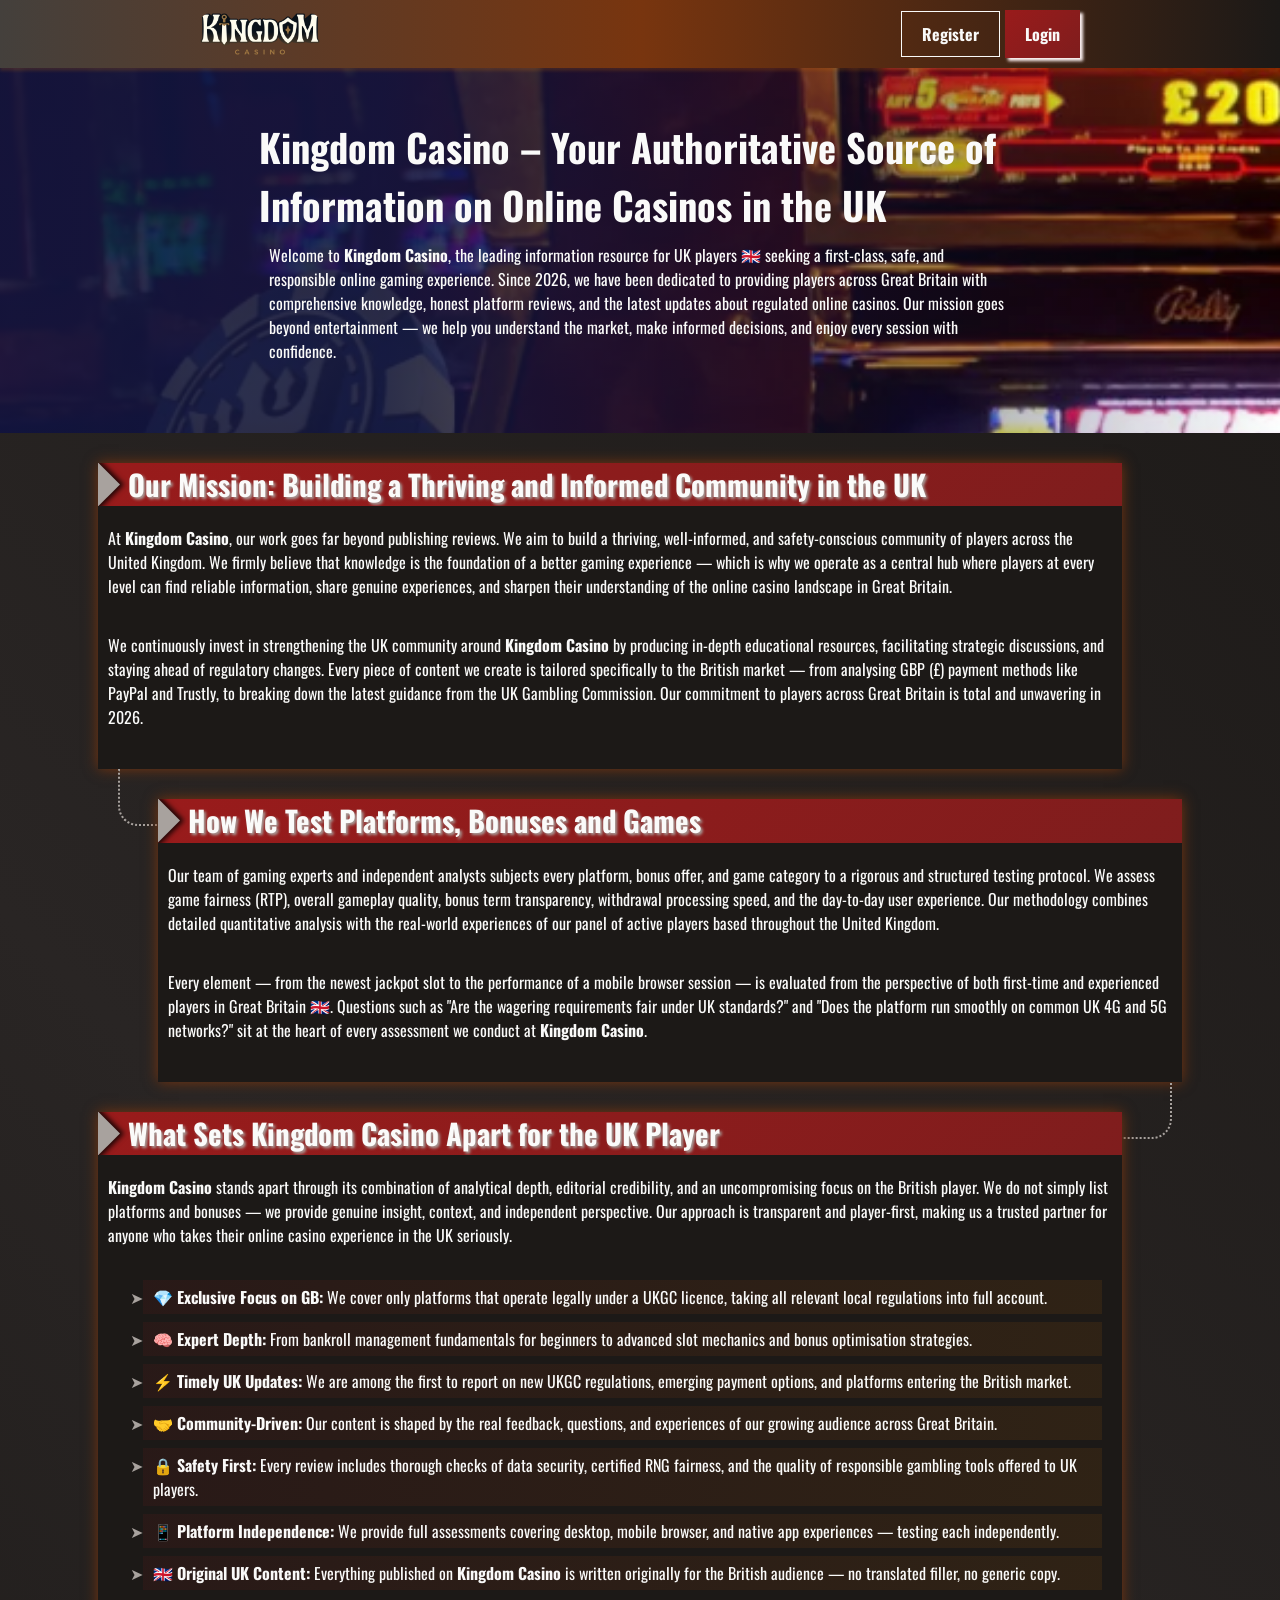
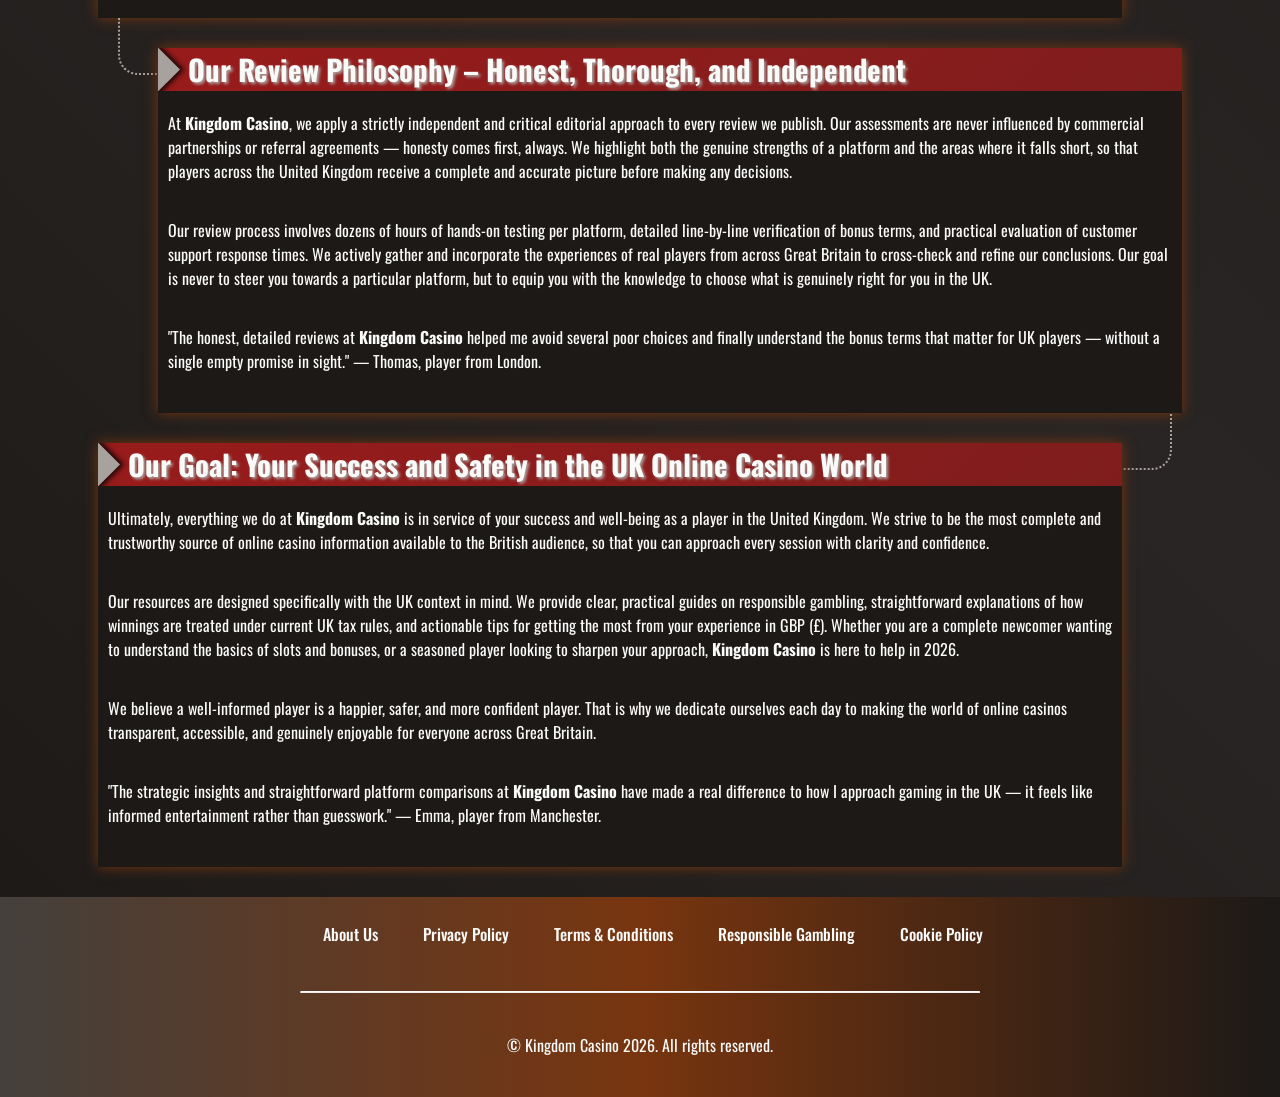
<file: about-us/index.html>
<!DOCTYPE html>
<html lang="en">

<head>
    <meta charset="UTF-8">
    <meta name="viewport" content="width=device-width, initial-scale=1.0">
    <link rel="stylesheet" href="/style.css">
    <link rel="shortcut icon" href="/favicon.ico" type="image/x-icon">
    <title>Kingdom Casino – Your Trusted Guide to Online Casinos in the UK</title>
    <meta name="description"
        content="Discover everything about Kingdom Casino: in-depth guides, honest reviews, expert advice, and the latest updates specifically for UK players.">
    <meta name="googlebot" content="index,follow,noarchive">

    <link rel="canonical" href="https://www.lionscavebarbers.co.uk/about-us/">

    <meta property="og:type" content="website" />
    <meta property="og:title" content="Kingdom Casino – Your Trusted Guide to Online Casinos in the UK" />
    <meta property="og:description"
        content="Discover everything about Kingdom Casino: in-depth guides, honest reviews, expert advice, and the latest updates specifically for UK players." />
    <meta property="og:url" content="https://www.lionscavebarbers.co.uk/about-us/" />
    <meta property="og:site_name" content="Kingdom Casino" />
    <meta property="og:image" content="https://www.lionscavebarbers.co.uk/img/1.webp" />
    <meta property="og:locale" content="en_GB" />

    <meta name="twitter:card" content="summary_large_image" />
    <meta name="twitter:title" content="Kingdom Casino – Your Trusted Guide to Online Casinos in the UK" />
    <meta name="twitter:description"
        content="Complete guides and honest reviews for Kingdom Casino players in the United Kingdom." />
    <meta name="twitter:image" content="https://www.lionscavebarbers.co.uk/img/1.webp" />
</head>

<body>

    <header>
        <div class="logo">
            <a href="/"><img src="/img/logo.webp" alt="Kingdom Casino logo" width="140" height="70"></a>
        </div>

        <div class="header-btn">
            <a href="/play/" rel="nofollow" content="noindex" class="h-violet-btn">Register</a>
            <a href="/play/" rel="nofollow" content="noindex" class="h-accent-btn">Login</a>
        </div>
    </header>

    <main>
        <div class="promo">
            <div class="promo-l">
                <h1>Kingdom Casino – Your Authoritative Source of Information on Online Casinos in the UK</h1>
                <p class="txt">
                    Welcome to <strong>Kingdom Casino</strong>, the leading information resource for UK players 🇬🇧
                    seeking a first-class, safe, and responsible online gaming experience. Since 2026, we have been
                    dedicated to providing players across Great Britain with comprehensive knowledge, honest platform
                    reviews, and the latest updates about regulated online casinos. Our mission goes beyond
                    entertainment — we help you understand the market, make informed decisions, and enjoy every session
                    with confidence.
                </p>
            </div>
        </div>

        <div class="wrapper">
            <div class="container">
                <div class="container__header">
                    <h2>Our Mission: Building a Thriving and Informed Community in the UK</h2>
                </div>
                <div class="container__body">
                    <p class="txt">
                        At <strong>Kingdom Casino</strong>, our work goes far beyond publishing reviews. We aim to
                        build a thriving, well-informed, and safety-conscious community of players across the United
                        Kingdom. We firmly believe that knowledge is the foundation of a better gaming experience —
                        which is why we operate as a central hub where players at every level can find reliable
                        information, share genuine experiences, and sharpen their understanding of the online casino
                        landscape in Great Britain.
                    </p>
                    <p class="txt">
                        We continuously invest in strengthening the UK community around <strong>Kingdom Casino</strong>
                        by producing in-depth educational resources, facilitating strategic discussions, and staying
                        ahead of regulatory changes. Every piece of content we create is tailored specifically to the
                        British market — from analysing GBP (£) payment methods like PayPal and Trustly, to breaking
                        down the latest guidance from the UK Gambling Commission. Our commitment to players across
                        Great Britain is total and unwavering in 2026.
                    </p>
                </div>
            </div>

            <div class="container">
                <div class="container__header">
                    <h2>How We Test Platforms, Bonuses and Games</h2>
                </div>
                <div class="container__body">
                    <p class="txt">
                        Our team of gaming experts and independent analysts subjects every platform, bonus offer, and
                        game category to a rigorous and structured testing protocol. We assess game fairness (RTP),
                        overall gameplay quality, bonus term transparency, withdrawal processing speed, and the
                        day-to-day user experience. Our methodology combines detailed quantitative analysis with the
                        real-world experiences of our panel of active players based throughout the United Kingdom.
                    </p>
                    <p class="txt">
                        Every element — from the newest jackpot slot to the performance of a mobile browser session —
                        is evaluated from the perspective of both first-time and experienced players in Great Britain
                        🇬🇧. Questions such as "Are the wagering requirements fair under UK standards?" and "Does the
                        platform run smoothly on common UK 4G and 5G networks?" sit at the heart of every assessment
                        we conduct at <strong>Kingdom Casino</strong>.
                    </p>
                </div>
            </div>

            <div class="container">
                <div class="container__header">
                    <h2>What Sets Kingdom Casino Apart for the UK Player</h2>
                </div>
                <div class="container__body">
                    <p class="txt">
                        <strong>Kingdom Casino</strong> stands apart through its combination of analytical depth,
                        editorial credibility, and an uncompromising focus on the British player. We do not simply
                        list platforms and bonuses — we provide genuine insight, context, and independent perspective.
                        Our approach is transparent and player-first, making us a trusted partner for anyone who takes
                        their online casino experience in the UK seriously.
                    </p>
                    <ul>
                        <li>💎 <strong>Exclusive Focus on GB:</strong> We cover only platforms that operate legally
                            under a UKGC licence, taking all relevant local regulations into full account.</li>
                        <li>🧠 <strong>Expert Depth:</strong> From bankroll management fundamentals for beginners to
                            advanced slot mechanics and bonus optimisation strategies.</li>
                        <li>⚡ <strong>Timely UK Updates:</strong> We are among the first to report on new UKGC
                            regulations, emerging payment options, and platforms entering the British market.</li>
                        <li>🤝 <strong>Community-Driven:</strong> Our content is shaped by the real feedback,
                            questions, and experiences of our growing audience across Great Britain.</li>
                        <li>🔒 <strong>Safety First:</strong> Every review includes thorough checks of data security,
                            certified RNG fairness, and the quality of responsible gambling tools offered to UK players.
                        </li>
                        <li>📱 <strong>Platform Independence:</strong> We provide full assessments covering desktop,
                            mobile browser, and native app experiences — testing each independently.</li>
                        <li>🇬🇧 <strong>Original UK Content:</strong> Everything published on <strong>Kingdom
                                Casino</strong> is written originally for the British audience — no translated filler,
                            no generic copy.</li>
                    </ul>
                </div>
            </div>

            <div class="container">
                <div class="container__header">
                    <h2>Our Review Philosophy – Honest, Thorough, and Independent</h2>
                </div>
                <div class="container__body">
                    <p class="txt">
                        At <strong>Kingdom Casino</strong>, we apply a strictly independent and critical editorial
                        approach to every review we publish. Our assessments are never influenced by commercial
                        partnerships or referral agreements — honesty comes first, always. We highlight both the
                        genuine strengths of a platform and the areas where it falls short, so that players across
                        the United Kingdom receive a complete and accurate picture before making any decisions.
                    </p>
                    <p class="txt">
                        Our review process involves dozens of hours of hands-on testing per platform, detailed
                        line-by-line verification of bonus terms, and practical evaluation of customer support
                        response times. We actively gather and incorporate the experiences of real players from
                        across Great Britain to cross-check and refine our conclusions. Our goal is never to steer
                        you towards a particular platform, but to equip you with the knowledge to choose what is
                        genuinely right for you in the UK.
                    </p>
                    <p class="txt">
                        "The honest, detailed reviews at <strong>Kingdom Casino</strong> helped me avoid several poor
                        choices and finally understand the bonus terms that matter for UK players — without a single
                        empty promise in sight." — Thomas, player from London.
                    </p>
                </div>
            </div>

            <div class="container">
                <div class="container__header">
                    <h2>Our Goal: Your Success and Safety in the UK Online Casino World</h2>
                </div>
                <div class="container__body">
                    <p class="txt">
                        Ultimately, everything we do at <strong>Kingdom Casino</strong> is in service of your success
                        and well-being as a player in the United Kingdom. We strive to be the most complete and
                        trustworthy source of online casino information available to the British audience, so that
                        you can approach every session with clarity and confidence.
                    </p>
                    <p class="txt">
                        Our resources are designed specifically with the UK context in mind. We provide clear,
                        practical guides on responsible gambling, straightforward explanations of how winnings are
                        treated under current UK tax rules, and actionable tips for getting the most from your
                        experience in GBP (£). Whether you are a complete newcomer wanting to understand the basics
                        of slots and bonuses, or a seasoned player looking to sharpen your approach,
                        <strong>Kingdom Casino</strong> is here to help in 2026.
                    </p>
                    <p class="txt">
                        We believe a well-informed player is a happier, safer, and more confident player. That is why
                        we dedicate ourselves each day to making the world of online casinos transparent, accessible,
                        and genuinely enjoyable for everyone across Great Britain.
                    </p>
                    <p class="txt">
                        "The strategic insights and straightforward platform comparisons at <strong>Kingdom
                            Casino</strong> have made a real difference to how I approach gaming in the UK — it feels
                        like informed entertainment rather than guesswork." — Emma, player from Manchester.
                    </p>
                </div>
            </div>
        </div>
    </main>

    <footer>
        <ul class="f-nav">
            <li>
                <a href="/about-us/">About Us</a>
            </li>
            <li>
                <a href="/privacy-policy/">Privacy Policy</a>
            </li>
            <li>
                <a href="/terms-and-conditions/">Terms & Conditions</a>
            </li>
            <li>
                <a href="/responsible-gambling/">Responsible Gambling</a>
            </li>
            <li>
                <a href="/cookie-policy/">Cookie Policy</a>
            </li>
        </ul>

        <hr>

        <p class="txt">
            © Kingdom Casino 2026. All rights reserved.
        </p>
    </footer>
</body>

</html>
</file>
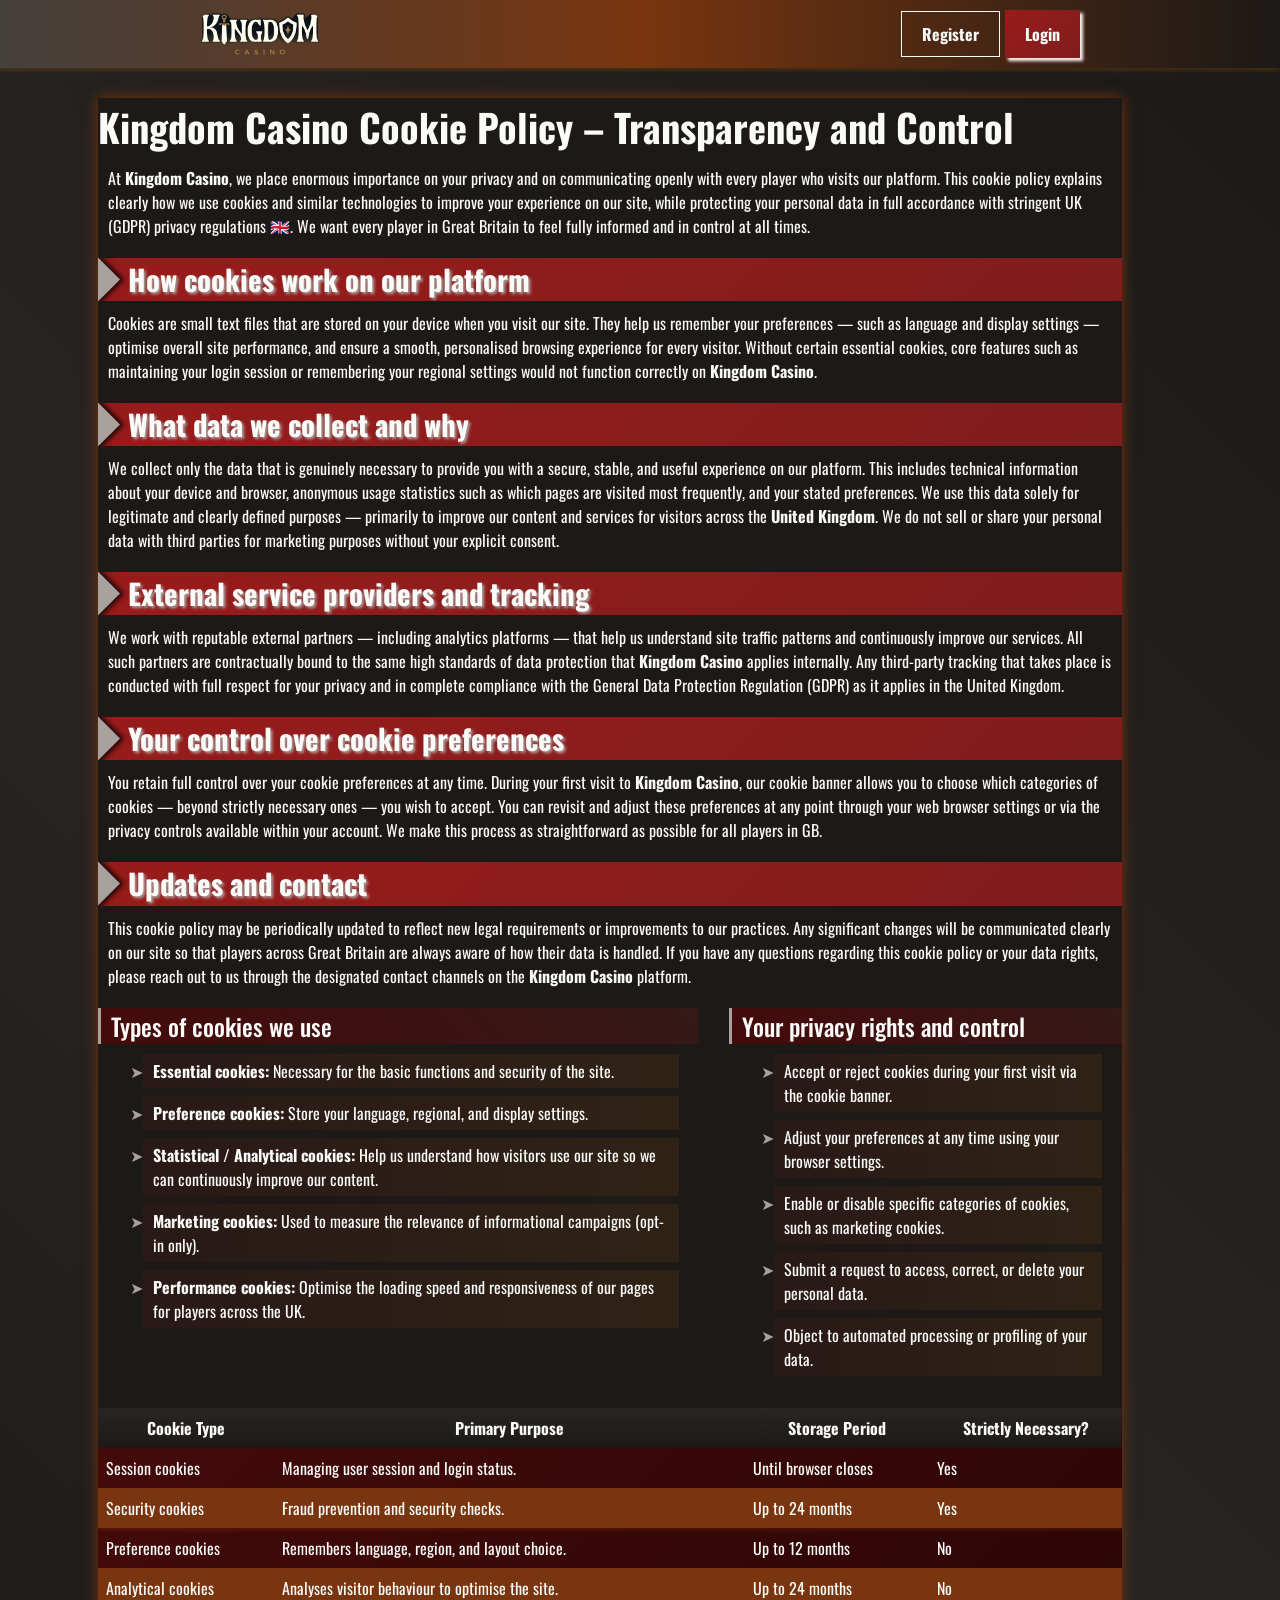
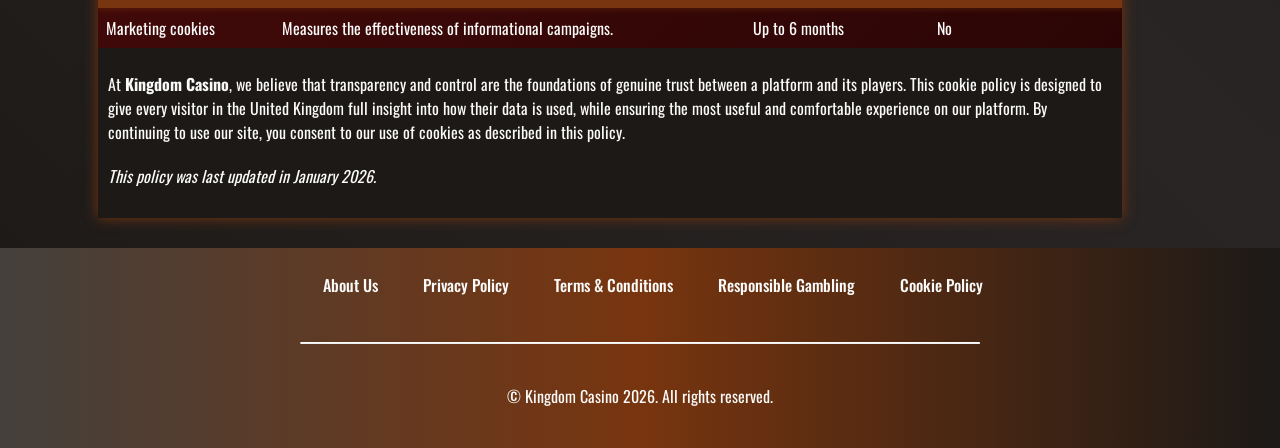
<file: cookie-policy/index.html>
<!DOCTYPE html>
<html lang="en">

<head>
    <meta charset="UTF-8">
    <meta name="viewport" content="width=device-width, initial-scale=1.0">
    <link rel="stylesheet" href="/style.css">
    <link rel="shortcut icon" href="/favicon.ico" type="image/x-icon">
    <title>Kingdom Casino – Your Privacy and Transparency Are Our Priority</title>
    <meta name="description"
        content="At Kingdom Casino we handle your data with the utmost care. Review our cookie policy to see how cookies enhance your experience, with full transparency regarding your privacy in the UK.">
    <meta name="googlebot" content="index,follow,noarchive">

    <link rel="canonical" href="https://www.lionscavebarbers.co.uk/cookie-policy/">

    <meta property="og:type" content="website" />
    <meta property="og:title" content="Kingdom Casino – Your Privacy and Transparency Are Our Priority" />
    <meta property="og:description"
        content="Kingdom Casino cookie policy – How we protect your data and optimise your browsing experience." />
    <meta property="og:url" content="https://www.lionscavebarbers.co.uk/cookie-policy/" />
    <meta property="og:site_name" content="Kingdom Casino" />
    <meta property="og:locale" content="en_GB" />

    <meta name="twitter:card" content="summary" />
    <meta name="twitter:title" content="Cookie Policy – Kingdom Casino" />
    <meta name="twitter:description"
        content="Learn how Kingdom Casino uses cookies to improve your informational and user experience." />
</head>

<body>

    <header>
        <div class="logo">
            <a href="/"><img src="/img/logo.webp" alt="Kingdom Casino logo" width="140" height="70"></a>
        </div>

        <div class="header-btn">
            <a href="/play/" rel="nofollow" content="noindex" class="h-violet-btn">Register</a>
            <a href="/play/" rel="nofollow" content="noindex" class="h-accent-btn">Login</a>
        </div>
    </header>

    <main>
        <div class="wrapper">
            <div class="container">
                <h1>Kingdom Casino Cookie Policy – Transparency and Control</h1>
                <p class="txt">
                    At <strong>Kingdom Casino</strong>, we place enormous importance on your privacy and on
                    communicating openly with every player who visits our platform. This cookie policy explains
                    clearly how we use cookies and similar technologies to improve your experience on our site,
                    while protecting your personal data in full accordance with stringent UK (GDPR) privacy
                    regulations 🇬🇧. We want every player in Great Britain to feel fully informed and in control
                    at all times.
                </p>

                <div class="container__header">
                    <h2>How cookies work on our platform</h2>
                </div>
                <p class="txt">
                    Cookies are small text files that are stored on your device when you visit our site.
                    They help us remember your preferences — such as language and display settings — optimise
                    overall site performance, and ensure a smooth, personalised browsing experience for every
                    visitor. Without certain essential cookies, core features such as maintaining your login
                    session or remembering your regional settings would not function correctly on
                    <strong>Kingdom Casino</strong>.
                </p>

                <div class="container__header">
                    <h2>What data we collect and why</h2>
                </div>
                <p class="txt">
                    We collect only the data that is genuinely necessary to provide you with a secure, stable,
                    and useful experience on our platform. This includes technical information about your device
                    and browser, anonymous usage statistics such as which pages are visited most frequently, and
                    your stated preferences. We use this data solely for legitimate and clearly defined purposes —
                    primarily to improve our content and services for visitors across the <strong>United
                        Kingdom</strong>. We do not sell or share your personal data with third parties for marketing
                    purposes without your explicit consent.
                </p>

                <div class="container__header">
                    <h2>External service providers and tracking</h2>
                </div>
                <p class="txt">
                    We work with reputable external partners — including analytics platforms — that help us
                    understand site traffic patterns and continuously improve our services. All such partners
                    are contractually bound to the same high standards of data protection that
                    <strong>Kingdom Casino</strong> applies internally. Any third-party tracking that takes place
                    is conducted with full respect for your privacy and in complete compliance with the General
                    Data Protection Regulation (GDPR) as it applies in the United Kingdom.
                </p>

                <div class="container__header">
                    <h2>Your control over cookie preferences</h2>
                </div>
                <p class="txt">
                    You retain full control over your cookie preferences at any time. During your first visit
                    to <strong>Kingdom Casino</strong>, our cookie banner allows you to choose which categories
                    of cookies — beyond strictly necessary ones — you wish to accept. You can revisit and adjust
                    these preferences at any point through your web browser settings or via the privacy controls
                    available within your account. We make this process as straightforward as possible for all
                    players in GB.
                </p>

                <div class="container__header">
                    <h2>Updates and contact</h2>
                </div>
                <p class="txt">
                    This cookie policy may be periodically updated to reflect new legal requirements or
                    improvements to our practices. Any significant changes will be communicated clearly on our
                    site so that players across Great Britain are always aware of how their data is handled.
                    If you have any questions regarding this cookie policy or your data rights, please reach
                    out to us through the designated contact channels on the <strong>Kingdom Casino</strong>
                    platform.
                </p>

                <div class="comparison-list">
                    <div>
                        <h3>Types of cookies we use</h3>
                        <ul>
                            <li><strong>Essential cookies:</strong> Necessary for the basic functions and security of
                                the site.</li>
                            <li><strong>Preference cookies:</strong> Store your language, regional, and display
                                settings.</li>
                            <li><strong>Statistical / Analytical cookies:</strong> Help us understand how visitors use
                                our site so we can continuously improve our content.</li>
                            <li><strong>Marketing cookies:</strong> Used to measure the relevance of informational
                                campaigns (opt-in only).</li>
                            <li><strong>Performance cookies:</strong> Optimise the loading speed and responsiveness of
                                our pages for players across the UK.</li>
                        </ul>
                    </div>

                    <div>
                        <h3>Your privacy rights and control</h3>
                        <ul>
                            <li>Accept or reject cookies during your first visit via the cookie banner.</li>
                            <li>Adjust your preferences at any time using your browser settings.</li>
                            <li>Enable or disable specific categories of cookies, such as marketing cookies.</li>
                            <li>Submit a request to access, correct, or delete your personal data.</li>
                            <li>Object to automated processing or profiling of your data.</li>
                        </ul>
                    </div>
                </div>

                <div class="table-wrapper">
                    <table>
                        <thead>
                            <tr>
                                <th>Cookie Type</th>
                                <th>Primary Purpose</th>
                                <th>Storage Period</th>
                                <th>Strictly Necessary?</th>
                            </tr>
                        </thead>
                        <tbody>
                            <tr>
                                <td>Session cookies</td>
                                <td>Managing user session and login status.</td>
                                <td>Until browser closes</td>
                                <td>Yes</td>
                            </tr>
                            <tr>
                                <td>Security cookies</td>
                                <td>Fraud prevention and security checks.</td>
                                <td>Up to 24 months</td>
                                <td>Yes</td>
                            </tr>
                            <tr>
                                <td>Preference cookies</td>
                                <td>Remembers language, region, and layout choice.</td>
                                <td>Up to 12 months</td>
                                <td>No</td>
                            </tr>
                            <tr>
                                <td>Analytical cookies</td>
                                <td>Analyses visitor behaviour to optimise the site.</td>
                                <td>Up to 24 months</td>
                                <td>No</td>
                            </tr>
                            <tr>
                                <td>Marketing cookies</td>
                                <td>Measures the effectiveness of informational campaigns.</td>
                                <td>Up to 6 months</td>
                                <td>No</td>
                            </tr>
                        </tbody>
                    </table>
                </div>

                <p class="txt">
                    At <strong>Kingdom Casino</strong>, we believe that transparency and control are the
                    foundations of genuine trust between a platform and its players. This cookie policy is
                    designed to give every visitor in the United Kingdom full insight into how their data is
                    used, while ensuring the most useful and comfortable experience on our platform. By
                    continuing to use our site, you consent to our use of cookies as described in this policy.
                </p>
                <p class="txt">
                    <em>This policy was last updated in January 2026.</em>
                </p>
            </div>
        </div>
    </main>

    <footer>
        <ul class="f-nav">
            <li>
                <a href="/about-us/">About Us</a>
            </li>
            <li>
                <a href="/privacy-policy/">Privacy Policy</a>
            </li>
            <li>
                <a href="/terms-and-conditions/">Terms & Conditions</a>
            </li>
            <li>
                <a href="/responsible-gambling/">Responsible Gambling</a>
            </li>
            <li>
                <a href="/cookie-policy/">Cookie Policy</a>
            </li>
        </ul>

        <hr>

        <p class="txt">
            © Kingdom Casino 2026. All rights reserved.
        </p>
    </footer>
</body>

</html>
</file>
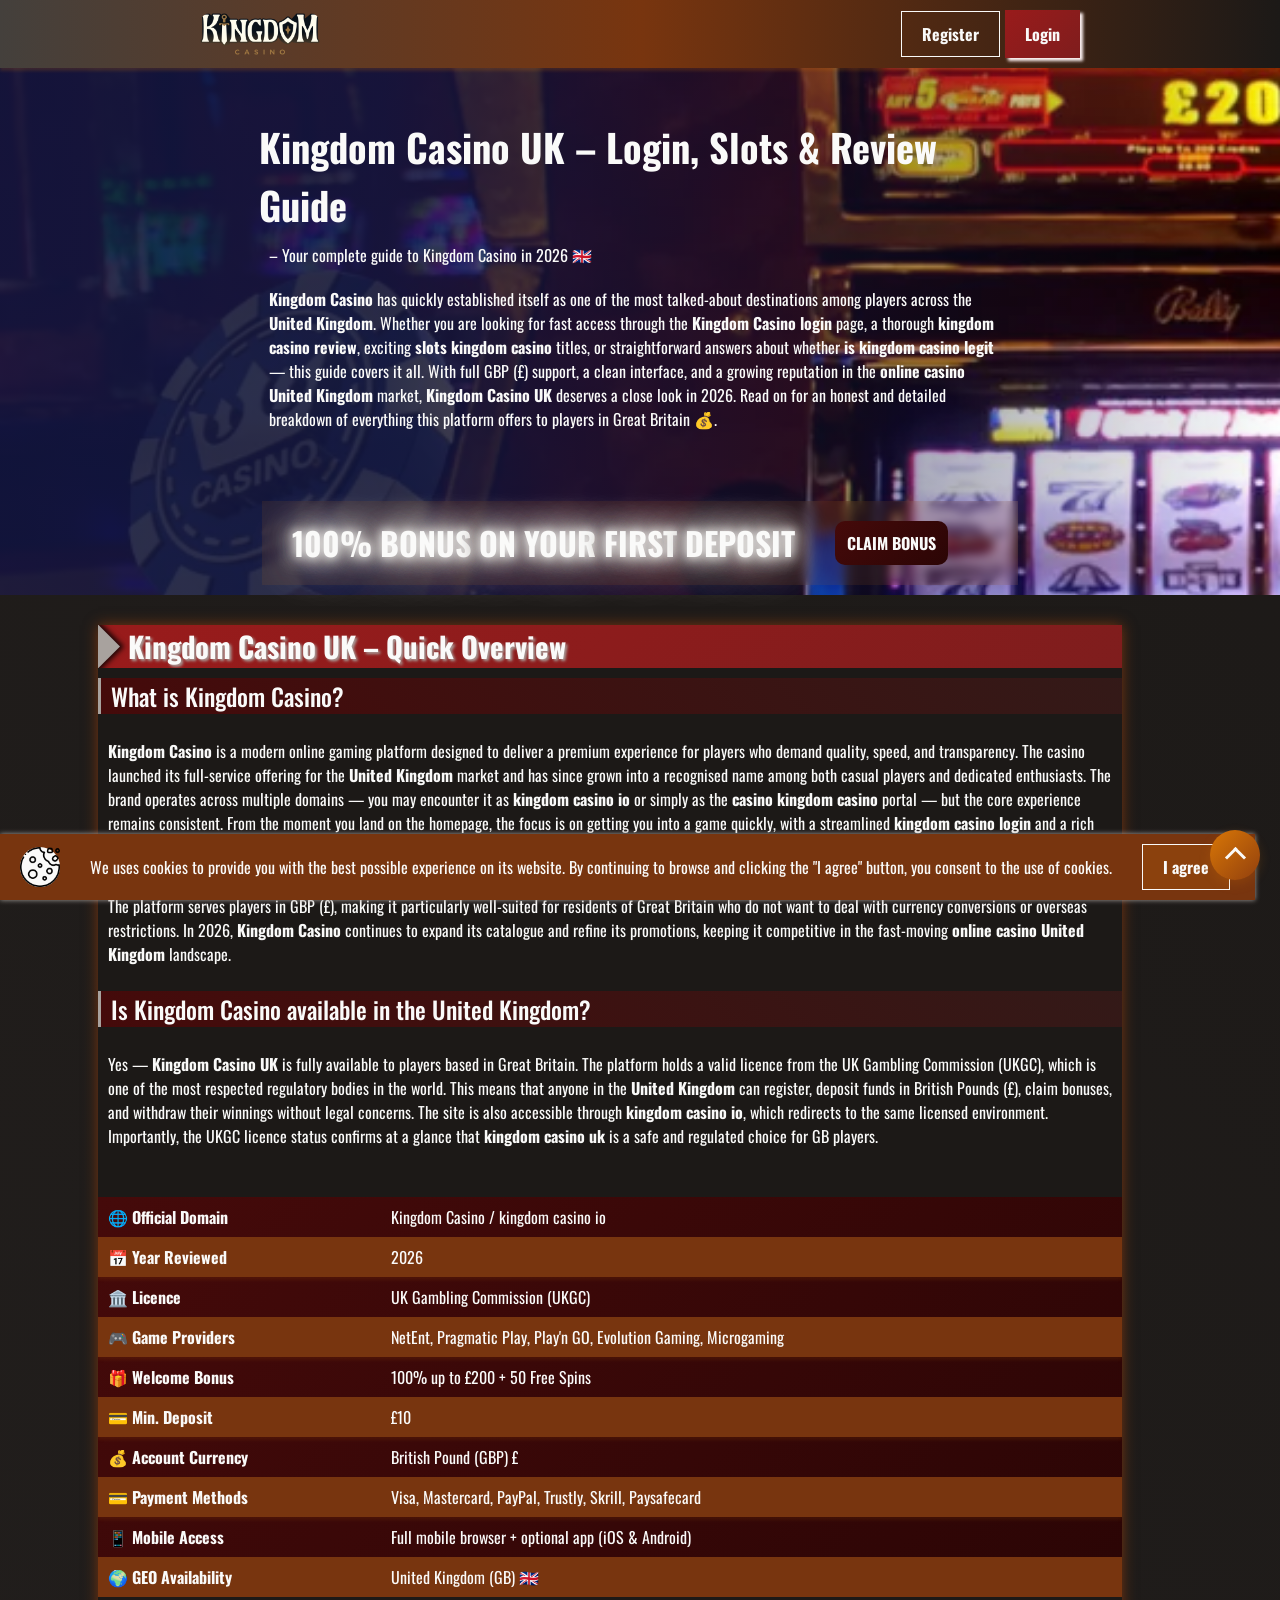
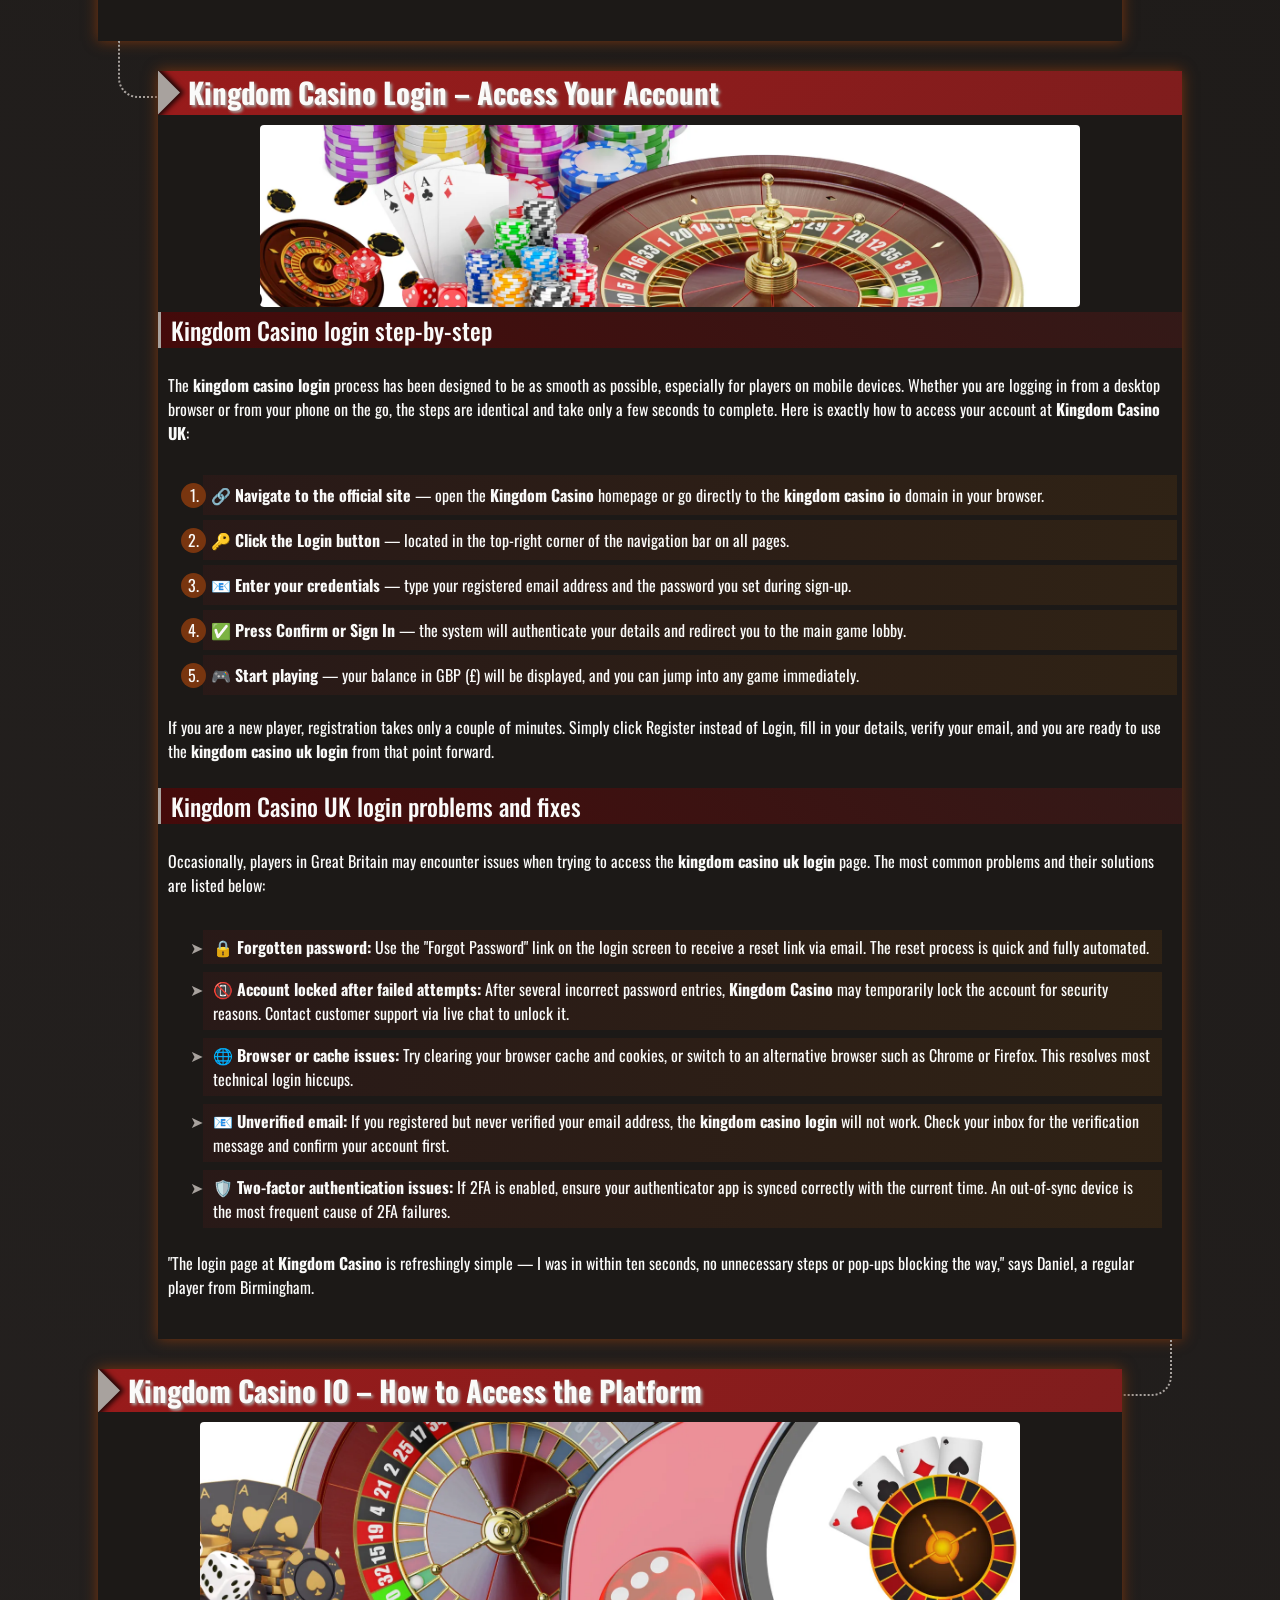
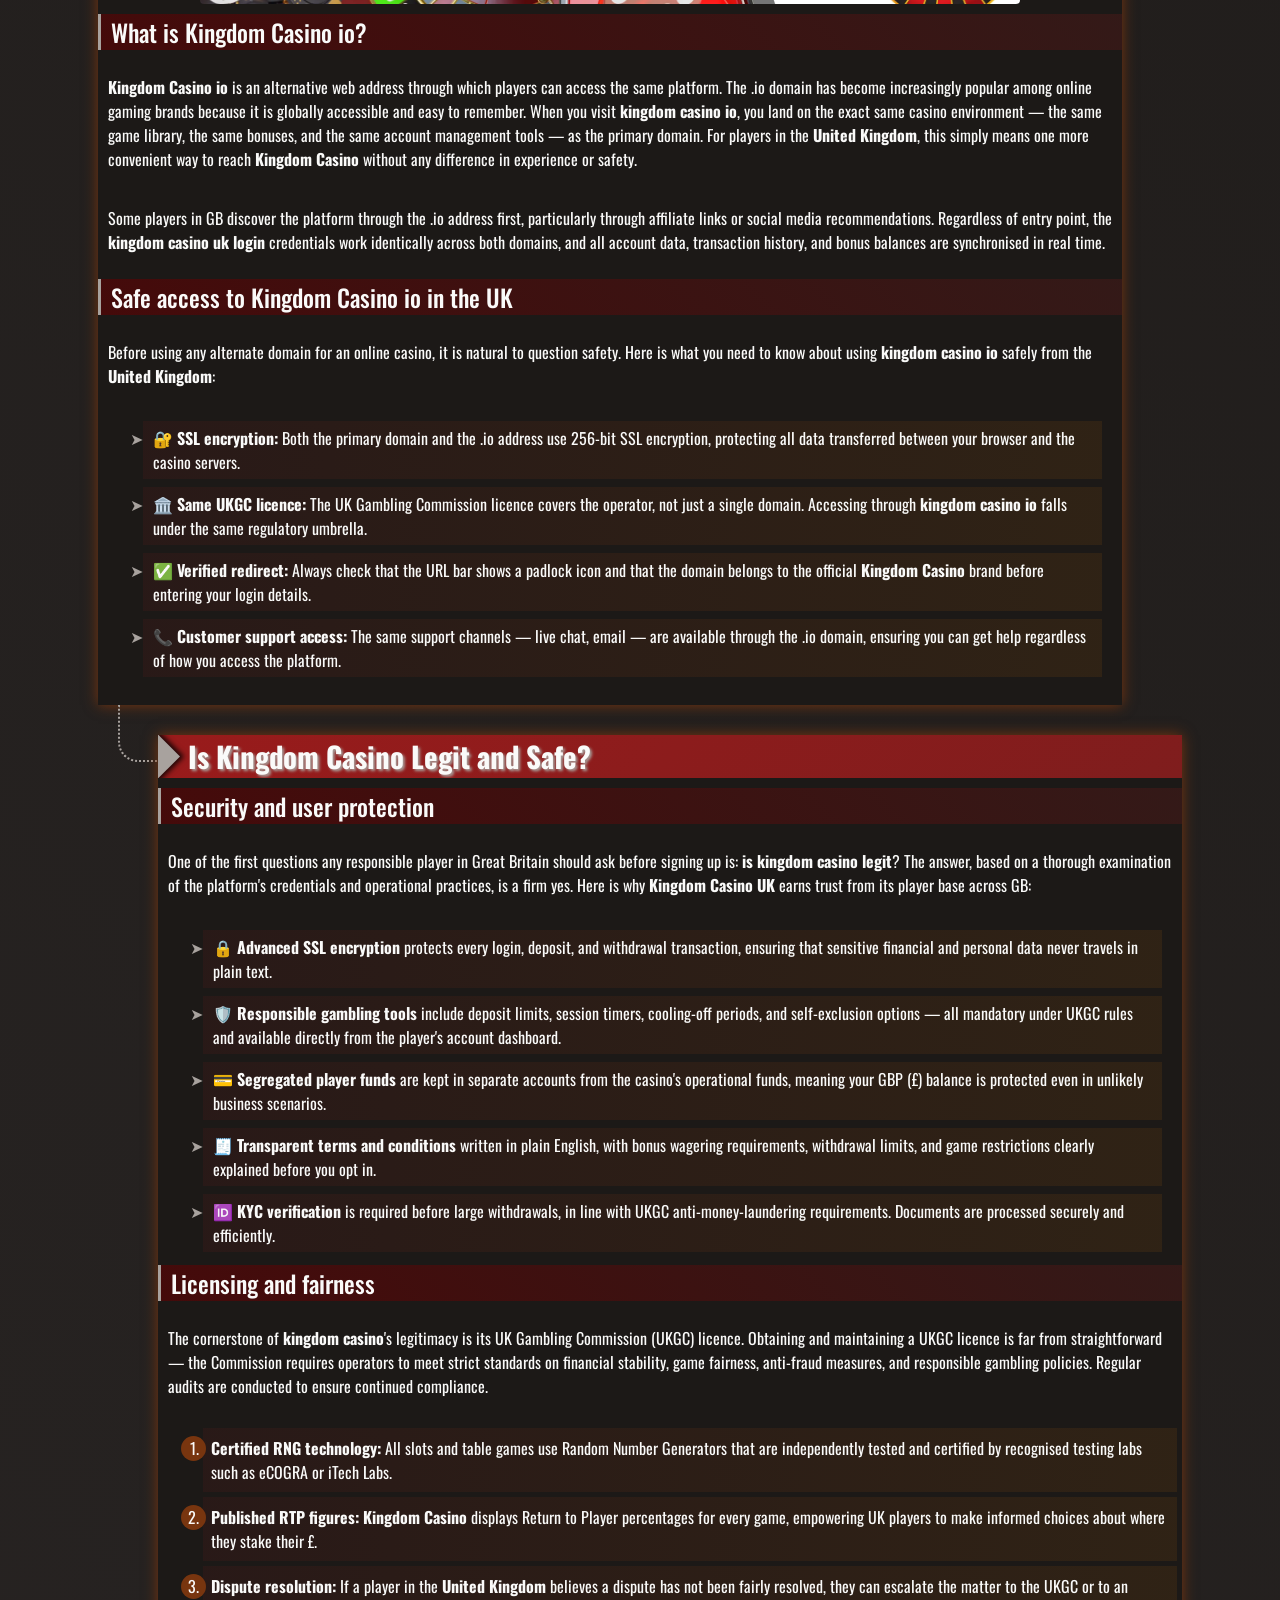
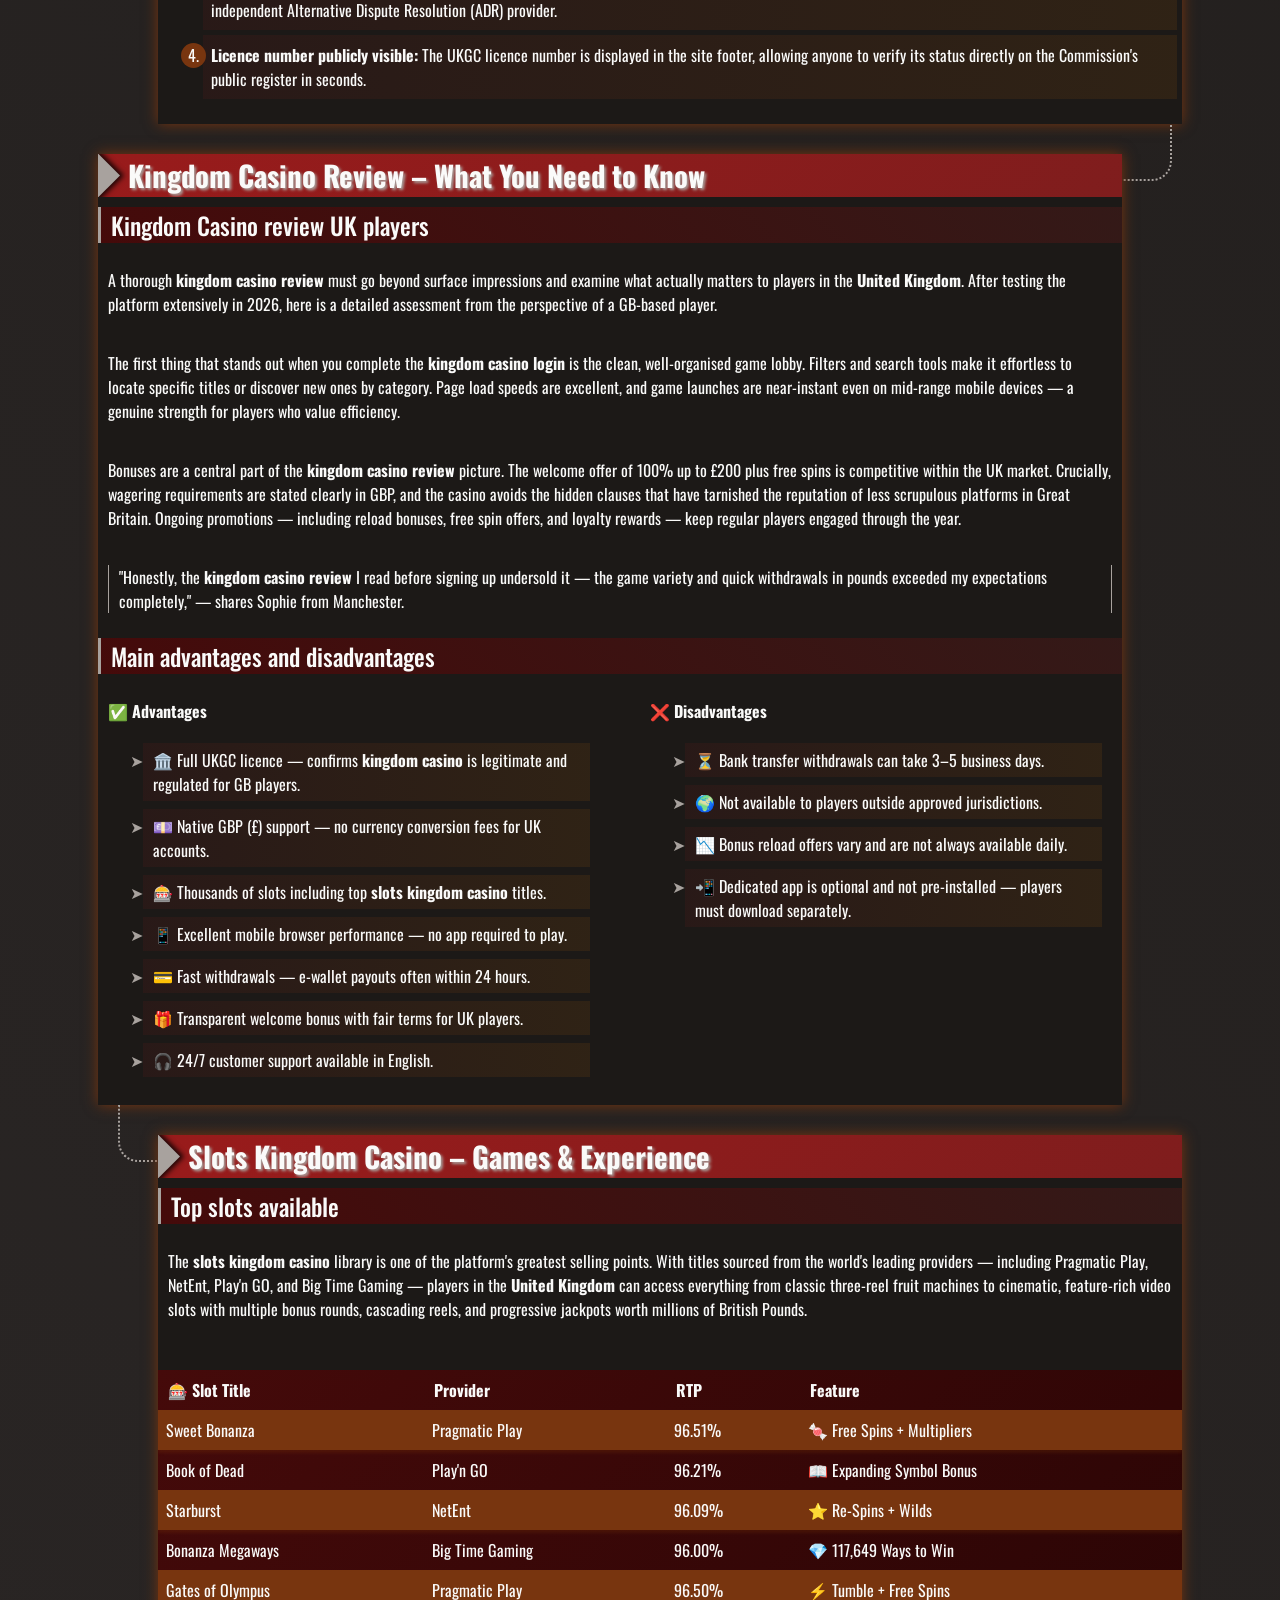
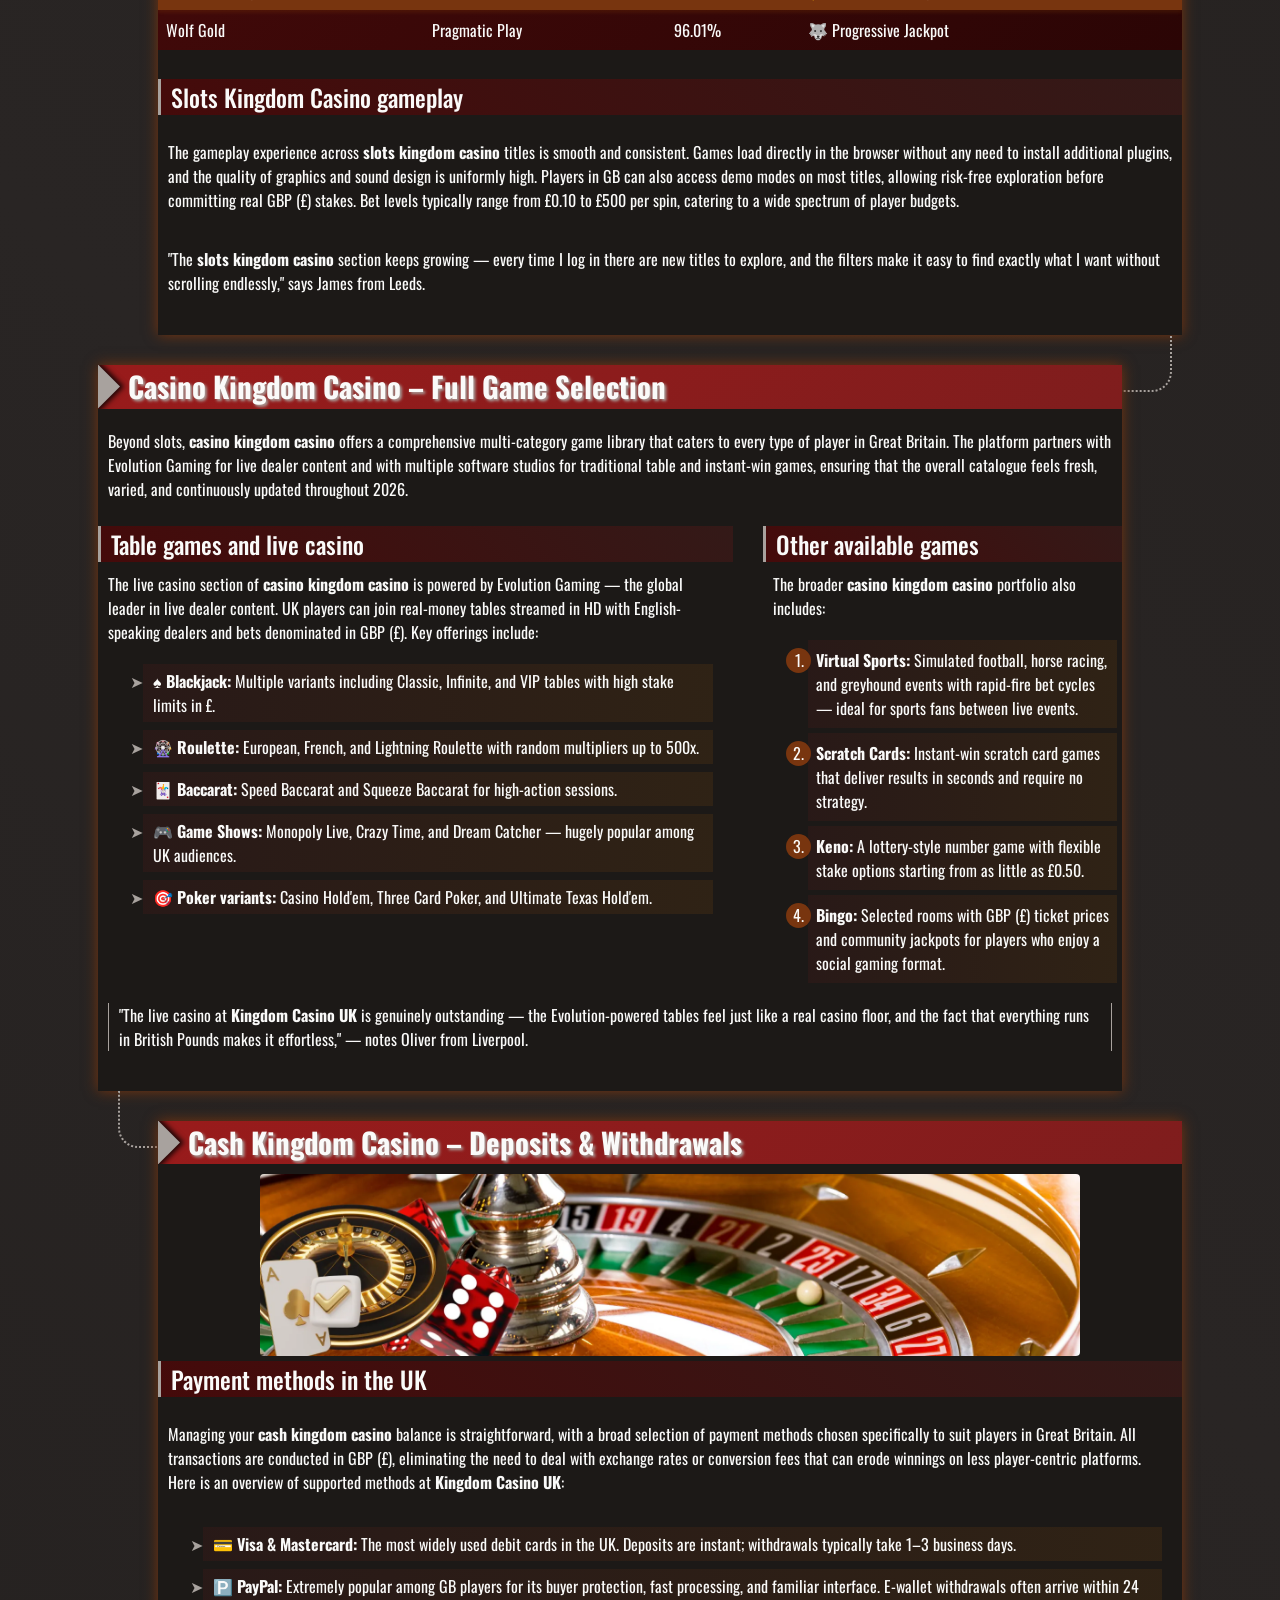
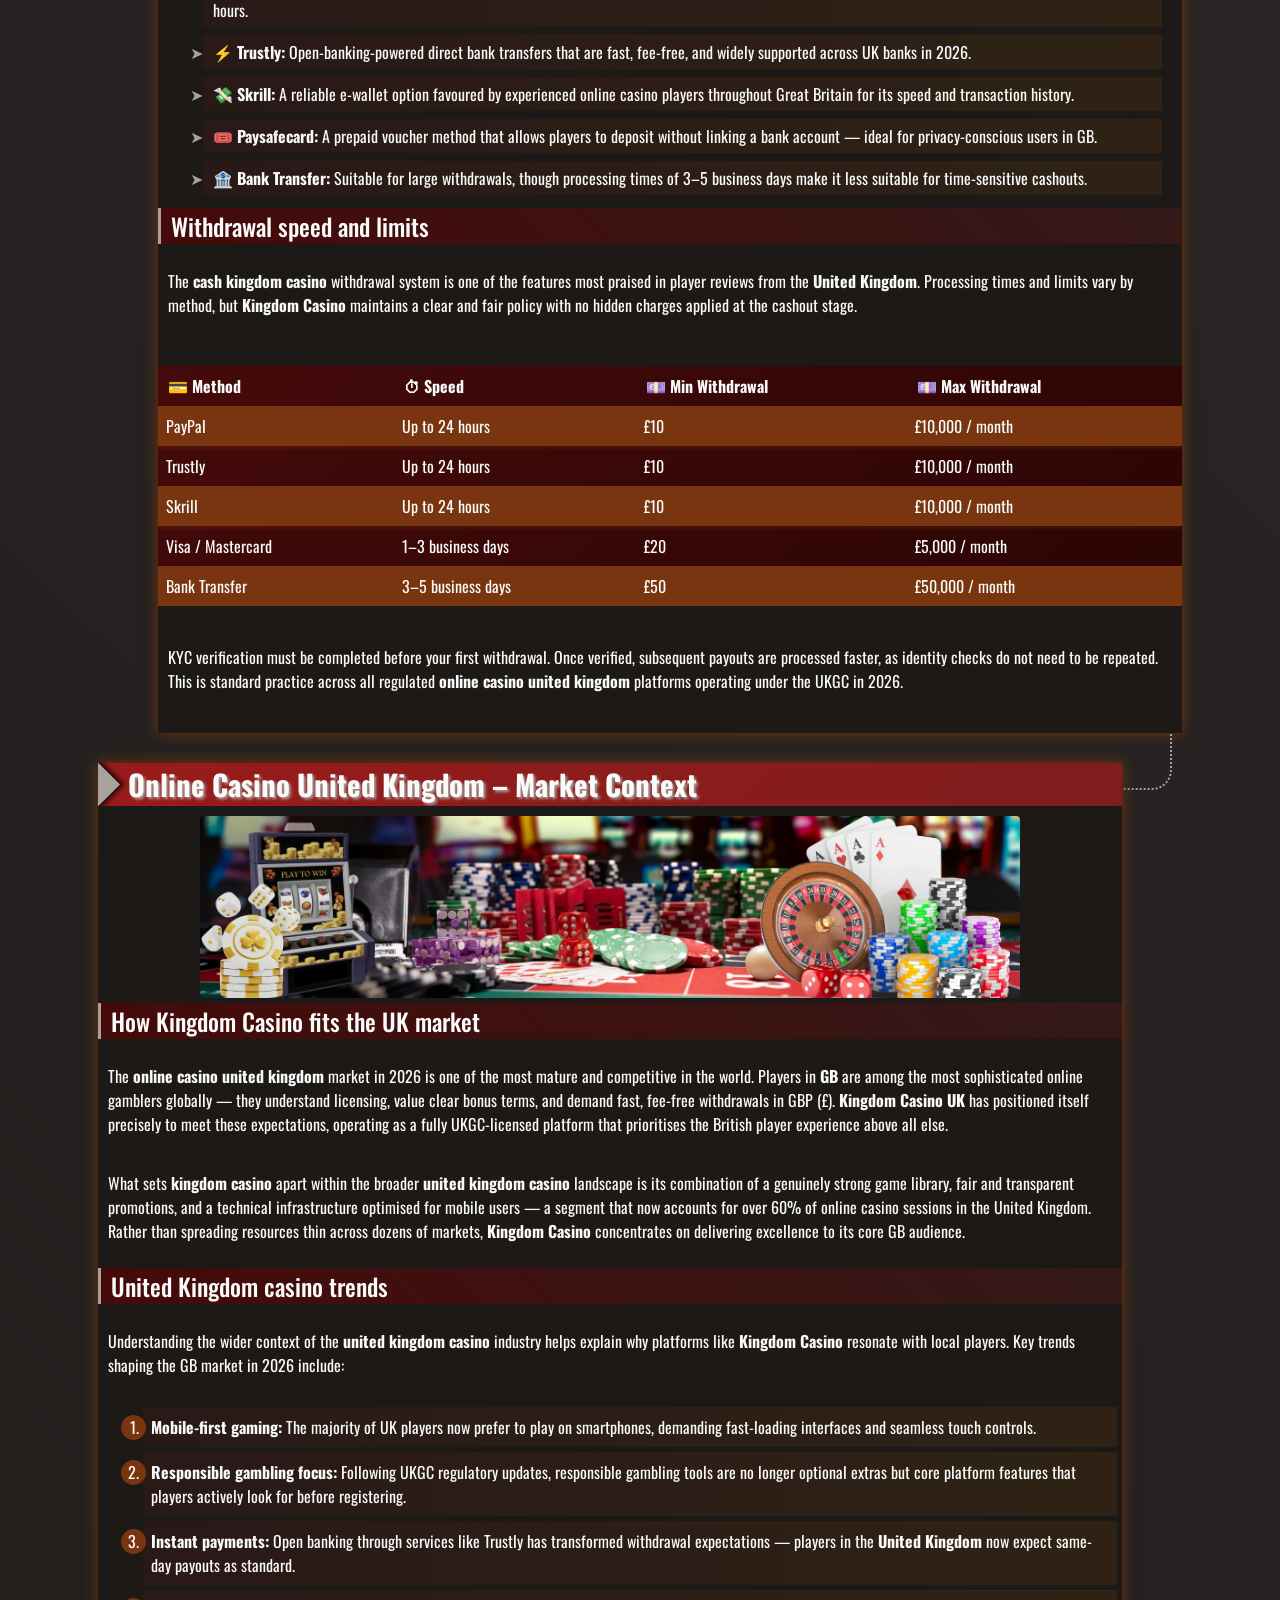
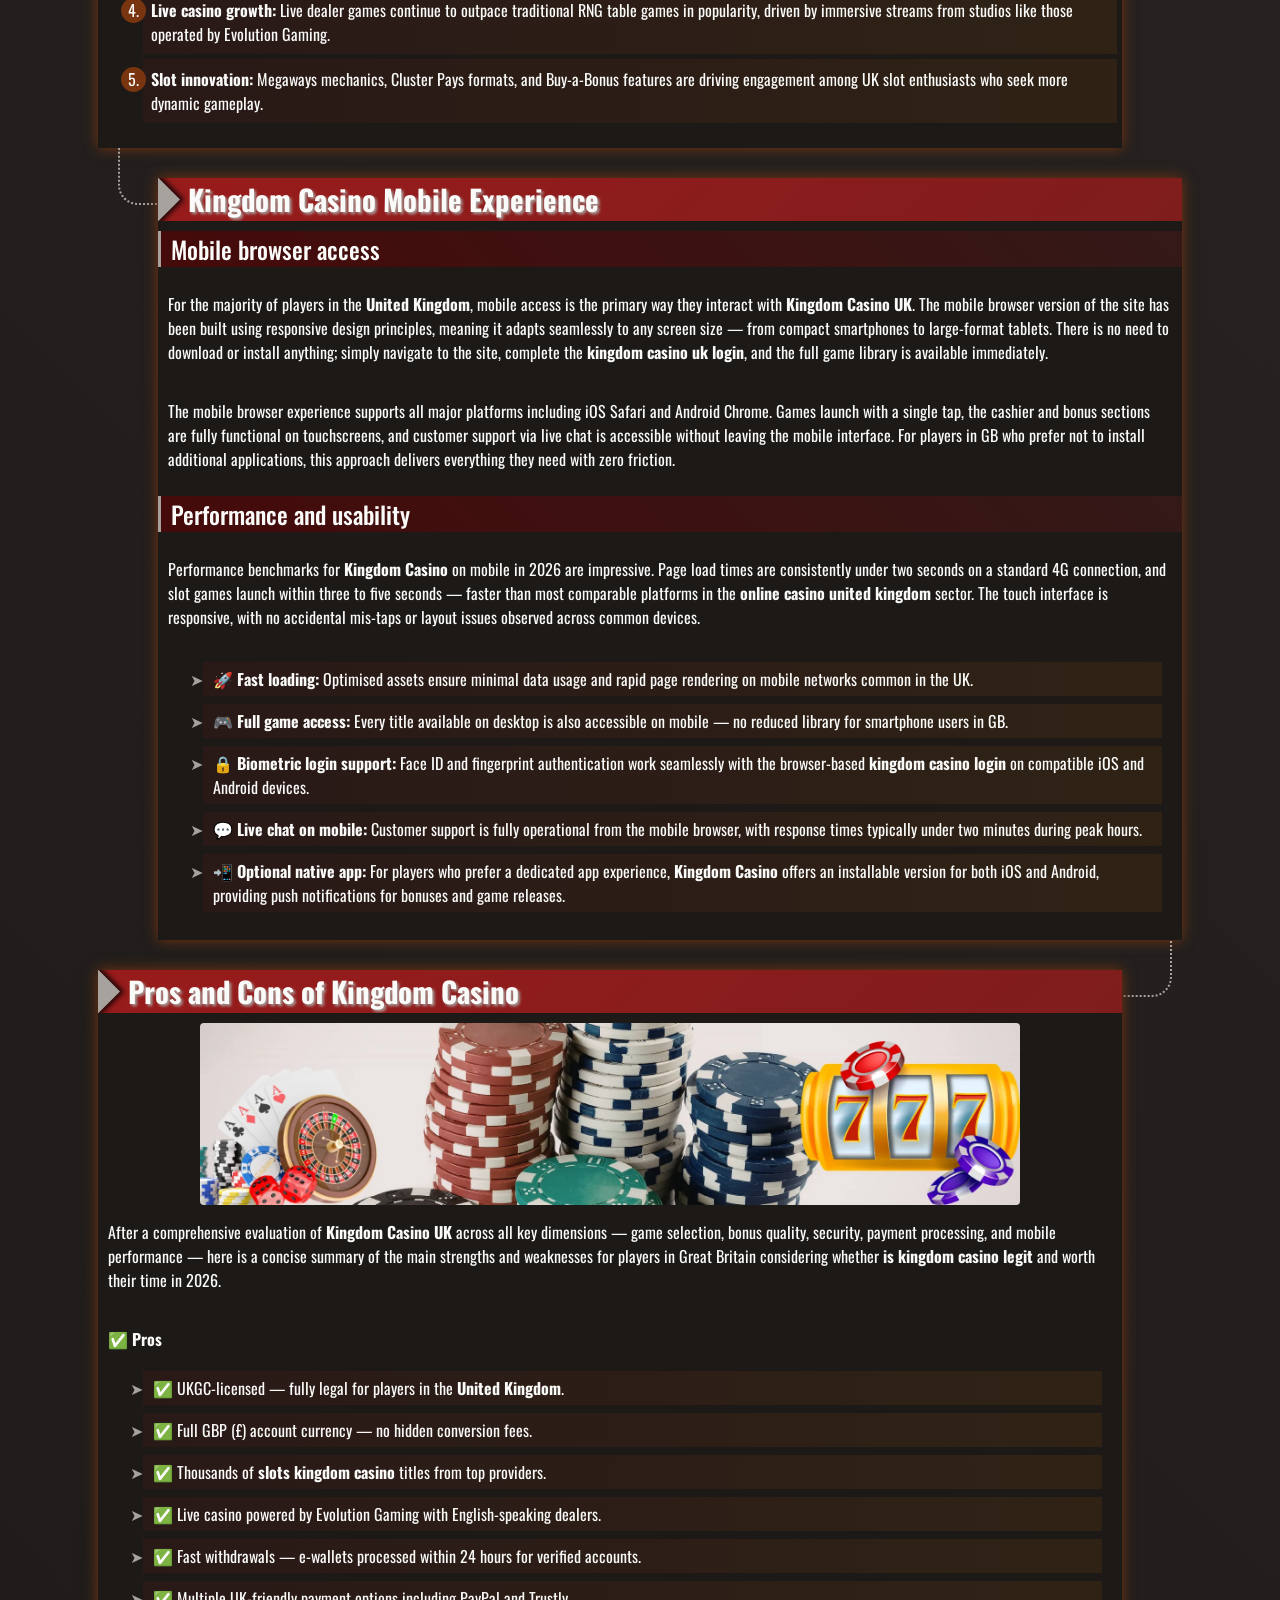
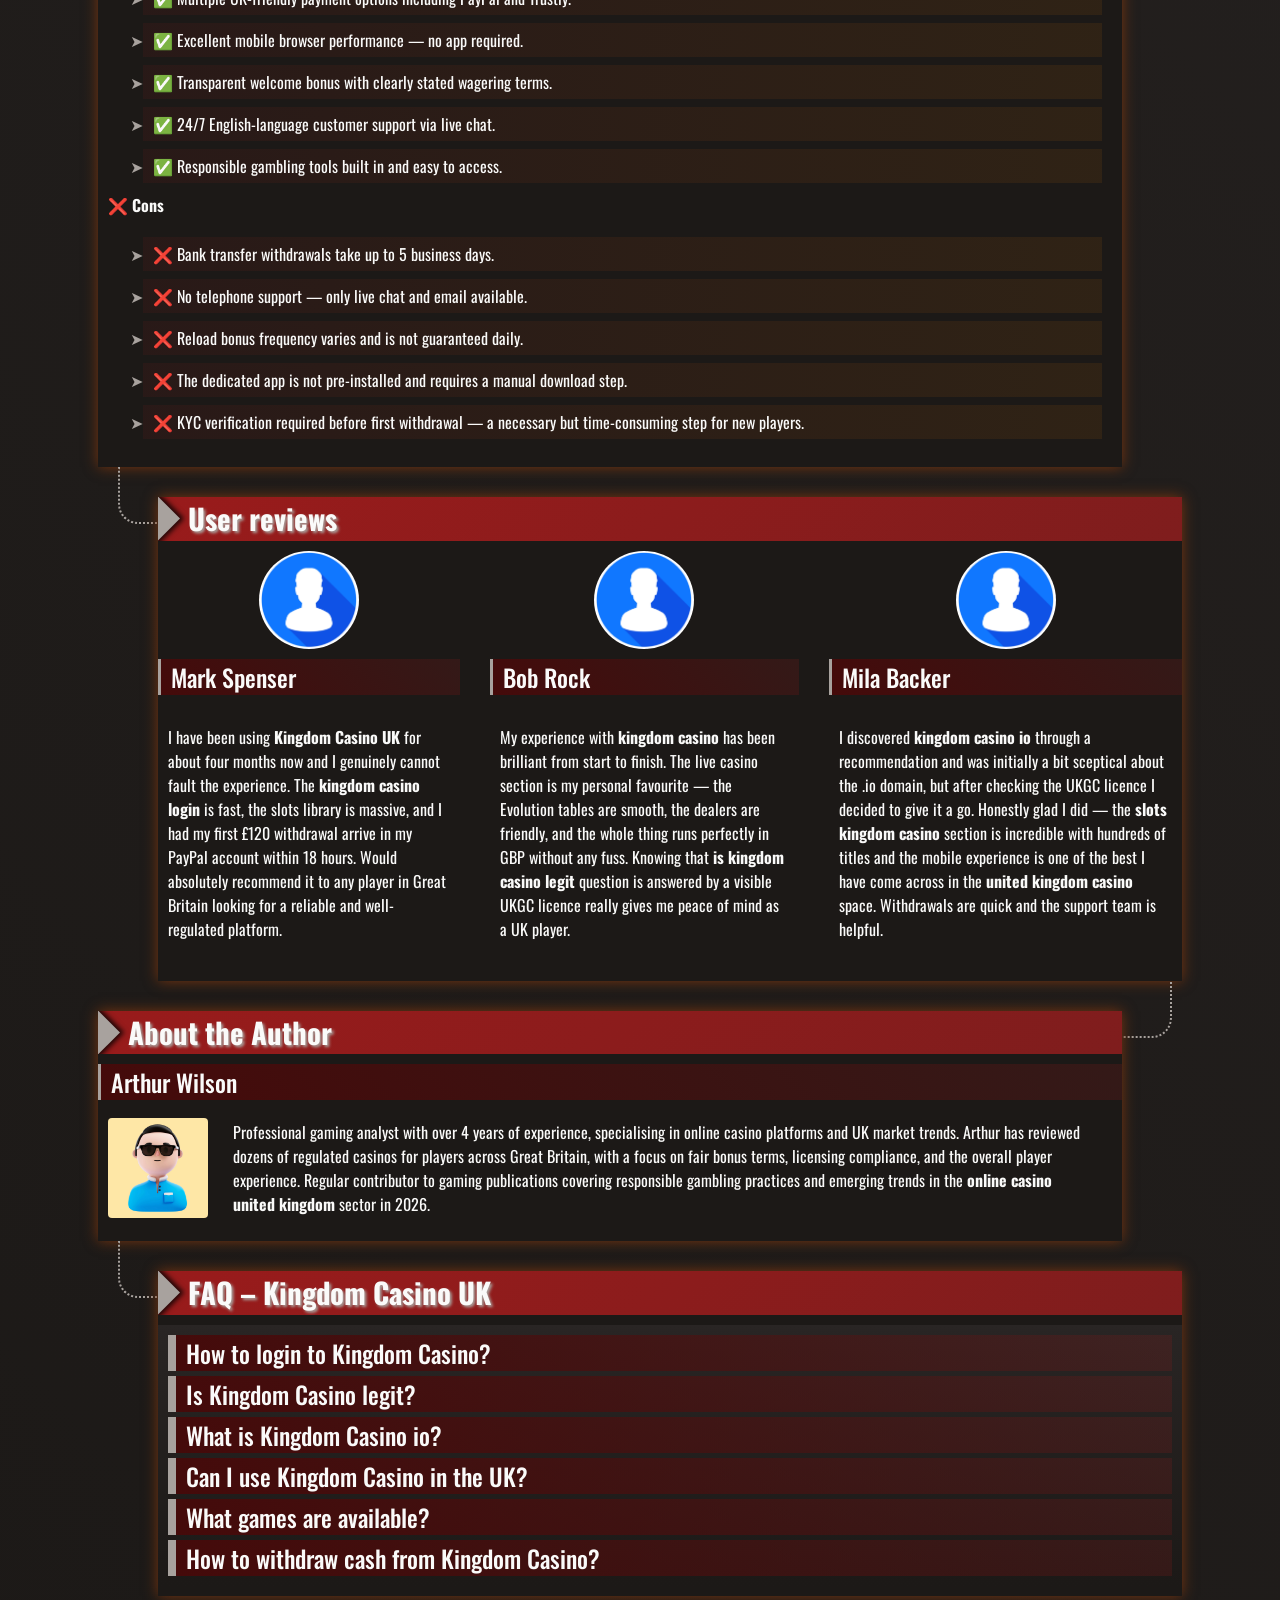
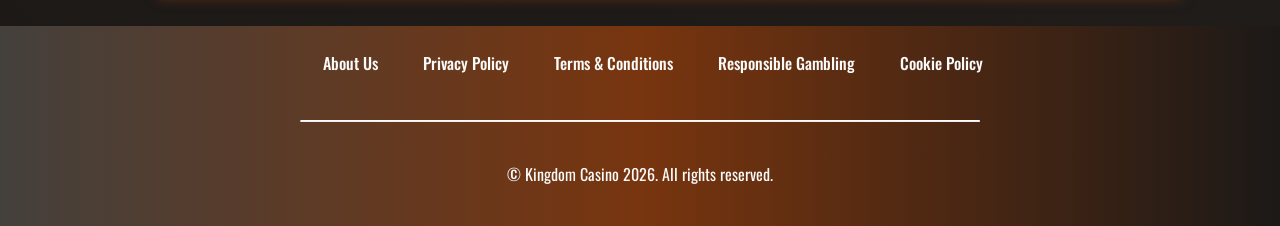
<file: en-gb/index.html>
<!DOCTYPE html>
<html lang="en-GB">

<head>
    <meta charset="UTF-8">
    <meta name="viewport" content="width=device-width, initial-scale=1.0">
    <link rel="stylesheet" href="/style.css">
    <link rel="shortcut icon" href="/favicon.ico" type="image/x-icon">
    <title>Kingdom Casino UK 🇬🇧 Login, Review, Slots & Is It Legit?</title>
    <meta name="description"
        content="Access Kingdom Casino UK login, explore slots, read reviews and find out if Kingdom Casino is legit and safe to use.">
    <meta name="googlebot" content="index, follow, noarchive, max-snippet:-1">
    <link rel="alternate" hreflang="en-GB" href="https://www.lionscavebarbers.co.uk/en-gb/">
    <link rel="alternate" hreflang="x-default" href="https://www.lionscavebarbers.co.uk/">
    <link rel="canonical" href="https://www.lionscavebarbers.co.uk/en-gb/">

    <meta property="og:type" content="website" />
    <meta property="og:title" content="Kingdom Casino UK 🇬🇧 Login, Review, Slots & Is It Legit?" />
    <meta property="og:description"
        content="Access Kingdom Casino UK login, explore slots, read reviews and find out if Kingdom Casino is legit and safe to use." />
    <meta property="og:url" content="https://www.lionscavebarbers.co.uk/" />
    <meta property="og:site_name" content="Kingdom Casino" />
    <meta property="og:image" content="https://www.lionscavebarbers.co.uk/img/1.webp" />
    <meta property="og:locale" content="en_GB" />

    <meta name="twitter:card" content="summary_large_image" />
    <meta name="twitter:title" content="Kingdom Casino UK 🇬🇧 Login, Review, Slots & Is It Legit?" />
    <meta name="twitter:description"
        content="Access Kingdom Casino UK login, explore slots, read reviews and find out if Kingdom Casino is legit and safe to use." />
    <meta name="twitter:image" content="https://www.lionscavebarbers.co.uk/img/1.webp" />

    <script type="application/ld+json">
    {
        "@context": "https://schema.org",
        "@type": "Article",
        "headline": "Kingdom Casino UK 🇬🇧 Login, Review, Slots & Is It Legit?",
        "description": "Access Kingdom Casino UK login, explore slots, read reviews and find out if Kingdom Casino is legit and safe to use.",
        "mainEntityOfPage": {
            "@type": "WebPage",
            "@id": "https://www.lionscavebarbers.co.uk/"
        },
        "author": {
            "@type": "Person",
            "name": "Arthur Wilson",
            "url": "https://www.lionscavebarbers.co.uk/"
        },
        "publisher": {
            "@type": "Organization",
            "name": "Kingdom Casino",
            "logo": {
                "@type": "ImageObject",
                "url": "https://www.lionscavebarbers.co.uk/img/logo.webp"
            }
        },
        "datePublished": "2026-01-10",
        "dateModified": "2026-03-26"
    }
    </script>

    <script type="application/ld+json">
    {
        "@context": "https://schema.org",
        "@type": "WebSite",
        "url": "https://www.lionscavebarbers.co.uk/",
        "name": "Kingdom Casino",
        "description": "Kingdom Casino in the United Kingdom: gaming platform, bonuses, slots, and comprehensive reviews.",
        "inLanguage": "en-GB"
    }
    </script>

    <script type="application/ld+json">
    {
        "@context": "https://schema.org",
        "@type": "BreadcrumbList",
        "itemListElement": [{
                "@type": "ListItem",
                "position": 1,
                "name": "Home",
                "item": "https://www.lionscavebarbers.co.uk/"
            },
            {
                "@type": "ListItem",
                "position": 2,
                "name": "🎰 Kingdom Casino UK",
                "item": "https://www.lionscavebarbers.co.uk/"
            }
        ]
    }
    </script>

    <script type="application/ld+json">
    {
      "@context": "https://schema.org",
      "@type": "FAQPage",
      "mainEntity": [
        {
          "@type": "Question",
          "name": "How to login to Kingdom Casino?",
          "acceptedAnswer": {
            "@type": "Answer",
            "text": "Visit the official Kingdom Casino website, click the Login button at the top right, enter your registered email address and password, then press Confirm. If you have forgotten your password, use the Reset Password link on the Kingdom Casino login page."
          }
        },
        {
          "@type": "Question",
          "name": "Is Kingdom Casino legit?",
          "acceptedAnswer": {
            "@type": "Answer",
            "text": "Yes, Kingdom Casino is a legitimate online casino that holds a valid licence from the UK Gambling Commission (UKGC), ensuring fair play, secure transactions in GBP (£), and full compliance with responsible gambling regulations for players across the United Kingdom."
          }
        },
        {
          "@type": "Question",
          "name": "What is Kingdom Casino io?",
          "acceptedAnswer": {
            "@type": "Answer",
            "text": "Kingdom Casino io refers to the platform accessible via the .io domain. It offers the same game library, bonuses, and account features as the main site. UK players can safely use it once they verify it redirects to the official licensed platform."
          }
        },
        {
          "@type": "Question",
          "name": "Can I use Kingdom Casino in the UK?",
          "acceptedAnswer": {
            "@type": "Answer",
            "text": "Absolutely. Kingdom Casino UK is fully authorised to serve players based in Great Britain. The platform supports GBP (£) as the primary currency, accepts UK-friendly payment methods, and adheres to UKGC standards."
          }
        },
        {
          "@type": "Question",
          "name": "What games are available at Kingdom Casino?",
          "acceptedAnswer": {
            "@type": "Answer",
            "text": "Kingdom Casino offers a broad selection that includes thousands of slots from top providers, classic table games such as blackjack and roulette, live dealer tables, and instant-win scratch cards — all playable in GBP."
          }
        },
        {
          "@type": "Question",
          "name": "How to withdraw cash from Kingdom Casino?",
          "acceptedAnswer": {
            "@type": "Answer",
            "text": "Log in to your Kingdom Casino account, navigate to the Banking or Cashier section, choose Withdraw, select your preferred payment method (e-wallet, debit card, or bank transfer), enter the amount in GBP (£), and confirm. E-wallet withdrawals typically process within 24 hours."
          }
        }
      ]
    }
    </script>
</head>

<body>
    <header>
        <div class="logo">
            <a href="/"><img src="/img/logo.webp" alt="Kingdom Casino logo" width="140" height="70"></a>
        </div>
        <div class="header-btn">
            <a href="/play/" rel="nofollow" content="noindex" class="h-violet-btn">Register</a>
            <a href="/play/" rel="nofollow" content="noindex" class="h-accent-btn">Login</a>
        </div>
    </header>

    <main>
        <div class="promo">
            <div class="promo-l ">
                <h1>Kingdom Casino UK – Login, Slots & Review Guide</h1>
                <p class="txt">
                    – Your complete guide to Kingdom Casino in 2026 🇬🇧
                </p>
                <p class="txt">
                    <strong>Kingdom Casino</strong> has quickly established itself as one of the most talked-about
                    destinations among players across the <strong>United Kingdom</strong>. Whether you are looking for
                    fast access through the <strong>Kingdom Casino login</strong> page, a thorough
                    <strong>kingdom casino review</strong>, exciting <strong>slots kingdom casino</strong> titles, or
                    straightforward answers about whether <strong>is kingdom casino legit</strong> — this guide covers
                    it all. With full GBP (£) support, a clean interface, and a growing reputation in the
                    <strong>online casino United Kingdom</strong> market, <strong>Kingdom Casino UK</strong> deserves a
                    close look in 2026. Read on for an honest and detailed breakdown of everything this platform offers
                    to players in Great Britain 💰.
                </p>
            </div>

            <div class="promo-gift">
                <p class="txt-accent">
                    <span class="fast-flicker">100% bonus</span> on your <span class="flicker">first</span> deposit
                </p>
                <a href="/play/" rel="nofollow" content="noindex" class="btn-accent">Claim Bonus</a>
            </div>
        </div>

        <div class="wrapper">


            <div class="container" id="">
                <div class="container__header">
                    <h2>Kingdom Casino UK – Quick Overview</h2>
                </div>
                <div class="container__body">
                    <h3>What is Kingdom Casino?</h3>
                    <p class="txt">
                        <strong>Kingdom Casino</strong> is a modern online gaming platform designed to deliver a
                        premium experience for players who demand quality, speed, and transparency. The casino launched
                        its full-service offering for the <strong>United Kingdom</strong> market and has since grown
                        into a recognised name among both casual players and dedicated enthusiasts. The brand operates
                        across multiple domains — you may encounter it as <strong>kingdom casino io</strong> or simply
                        as the <strong>casino kingdom casino</strong> portal — but the core experience remains
                        consistent. From the moment you land on the homepage, the focus is on getting you into a game
                        quickly, with a streamlined <strong>kingdom casino login</strong> and a rich selection of
                        titles waiting on the other side.
                    </p>
                    <p class="txt">
                        The platform serves players in GBP (£), making it particularly well-suited for residents of
                        Great Britain who do not want to deal with currency conversions or overseas restrictions. In
                        2026, <strong>Kingdom Casino</strong> continues to expand its catalogue and refine its
                        promotions, keeping it competitive in the fast-moving <strong>online casino United
                            Kingdom</strong>
                        landscape.
                    </p>

                    <h3>Is Kingdom Casino available in the United Kingdom?</h3>
                    <p class="txt">
                        Yes — <strong>Kingdom Casino UK</strong> is fully available to players based in Great Britain.
                        The platform holds a valid licence from the UK Gambling Commission (UKGC), which is one of the
                        most respected regulatory bodies in the world. This means that anyone in the
                        <strong>United Kingdom</strong> can register, deposit funds in British Pounds (£), claim
                        bonuses, and withdraw their winnings without legal concerns. The site is also accessible
                        through <strong>kingdom casino io</strong>, which redirects to the same licensed environment.
                        Importantly, the UKGC licence status confirms at a glance that <strong>kingdom casino
                            uk</strong>
                        is a safe and regulated choice for GB players.
                    </p>

                    <div class="table-wrapper">
                        <table>
                            <tbody>
                                <tr>
                                    <td class="row-title">🌐 Official Domain</td>
                                    <td>Kingdom Casino / kingdom casino io</td>
                                </tr>
                                <tr>
                                    <td class="row-title">📅 Year Reviewed</td>
                                    <td>2026</td>
                                </tr>
                                <tr>
                                    <td class="row-title">🏛️ Licence</td>
                                    <td>UK Gambling Commission (UKGC)</td>
                                </tr>
                                <tr>
                                    <td class="row-title">🎮 Game Providers</td>
                                    <td>NetEnt, Pragmatic Play, Play'n GO, Evolution Gaming, Microgaming</td>
                                </tr>
                                <tr>
                                    <td class="row-title">🎁 Welcome Bonus</td>
                                    <td>100% up to £200 + 50 Free Spins</td>
                                </tr>
                                <tr>
                                    <td class="row-title">💳 Min. Deposit</td>
                                    <td>£10</td>
                                </tr>
                                <tr>
                                    <td class="row-title">💰 Account Currency</td>
                                    <td>British Pound (GBP) £</td>
                                </tr>
                                <tr>
                                    <td class="row-title">💳 Payment Methods</td>
                                    <td>Visa, Mastercard, PayPal, Trustly, Skrill, Paysafecard</td>
                                </tr>
                                <tr>
                                    <td class="row-title">📱 Mobile Access</td>
                                    <td>Full mobile browser + optional app (iOS & Android)</td>
                                </tr>
                                <tr>
                                    <td class="row-title">🌍 GEO Availability</td>
                                    <td>United Kingdom (GB) 🇬🇧</td>
                                </tr>
                            </tbody>
                        </table>
                    </div>
                </div>
            </div>


            <div class="container" id="inscription">
                <div class="container__header">
                    <h2>Kingdom Casino Login – Access Your Account</h2>
                </div>
                <div class="container__body">
                    <div class="img">
                        <img src="/img/2.webp" alt="Kingdom Casino Login Page" width="1000" height="800">
                    </div>
                    <h3>Kingdom Casino login step-by-step</h3>
                    <p class="txt">
                        The <strong>kingdom casino login</strong> process has been designed to be as smooth as
                        possible, especially for players on mobile devices. Whether you are logging in from a desktop
                        browser or from your phone on the go, the steps are identical and take only a few seconds to
                        complete. Here is exactly how to access your account at <strong>Kingdom Casino UK</strong>:
                    </p>
                    <ol>
                        <li>🔗 <strong>Navigate to the official site</strong> — open the <strong>Kingdom Casino</strong>
                            homepage or go directly to the <strong>kingdom casino io</strong> domain in your browser.
                        </li>
                        <li>🔑 <strong>Click the Login button</strong> — located in the top-right corner of the
                            navigation bar on all pages.</li>
                        <li>📧 <strong>Enter your credentials</strong> — type your registered email address and the
                            password you set during sign-up.</li>
                        <li>✅ <strong>Press Confirm or Sign In</strong> — the system will authenticate your details
                            and redirect you to the main game lobby.</li>
                        <li>🎮 <strong>Start playing</strong> — your balance in GBP (£) will be displayed, and you
                            can jump into any game immediately.</li>
                    </ol>
                    <p class="txt">
                        If you are a new player, registration takes only a couple of minutes. Simply click Register
                        instead of Login, fill in your details, verify your email, and you are ready to use the
                        <strong>kingdom casino uk login</strong> from that point forward.
                    </p>

                    <h3>Kingdom Casino UK login problems and fixes</h3>
                    <p class="txt">
                        Occasionally, players in Great Britain may encounter issues when trying to access the
                        <strong>kingdom casino uk login</strong> page. The most common problems and their solutions
                        are listed below:
                    </p>
                    <ul class="item-list">
                        <li>🔒 <strong>Forgotten password:</strong> Use the "Forgot Password" link on the login screen
                            to receive a reset link via email. The reset process is quick and fully automated.</li>
                        <li>📵 <strong>Account locked after failed attempts:</strong> After several incorrect password
                            entries, <strong>Kingdom Casino</strong> may temporarily lock the account for security
                            reasons. Contact customer support via live chat to unlock it.</li>
                        <li>🌐 <strong>Browser or cache issues:</strong> Try clearing your browser cache and cookies,
                            or switch to an alternative browser such as Chrome or Firefox. This resolves most
                            technical login hiccups.</li>
                        <li>📧 <strong>Unverified email:</strong> If you registered but never verified your email
                            address, the <strong>kingdom casino login</strong> will not work. Check your inbox for
                            the verification message and confirm your account first.</li>
                        <li>🛡️ <strong>Two-factor authentication issues:</strong> If 2FA is enabled, ensure your
                            authenticator app is synced correctly with the current time. An out-of-sync device is the
                            most frequent cause of 2FA failures.</li>
                    </ul>
                    <p class="txt">
                        "The login page at <strong>Kingdom Casino</strong> is refreshingly simple — I was in within
                        ten seconds, no unnecessary steps or pop-ups blocking the way," says Daniel, a regular player
                        from Birmingham.
                    </p>
                </div>
            </div>


            <div class="container" id="review">
                <div class="container__header">
                    <h2>Kingdom Casino IO – How to Access the Platform</h2>
                </div>
                <div class="img">
                    <img src="/img/1.webp" alt="Kingdom Casino IO Platform" width="1000" height="800">
                </div>
                <div class="container__body">
                    <h3>What is Kingdom Casino io?</h3>
                    <p class="txt">
                        <strong>Kingdom Casino io</strong> is an alternative web address through which players can
                        access the same platform. The .io domain has become increasingly popular among online gaming
                        brands because it is globally accessible and easy to remember. When you visit
                        <strong>kingdom casino io</strong>, you land on the exact same casino environment — the same
                        game library, the same bonuses, and the same account management tools — as the primary domain.
                        For players in the <strong>United Kingdom</strong>, this simply means one more convenient way
                        to reach <strong>Kingdom Casino</strong> without any difference in experience or safety.
                    </p>
                    <p class="txt">
                        Some players in GB discover the platform through the .io address first, particularly through
                        affiliate links or social media recommendations. Regardless of entry point, the
                        <strong>kingdom casino uk login</strong> credentials work identically across both domains,
                        and all account data, transaction history, and bonus balances are synchronised in real time.
                    </p>

                    <h3>Safe access to Kingdom Casino io in the UK</h3>
                    <p class="txt">
                        Before using any alternate domain for an online casino, it is natural to question safety.
                        Here is what you need to know about using <strong>kingdom casino io</strong> safely from the
                        <strong>United Kingdom</strong>:
                    </p>
                    <ul class="item-list">
                        <li>🔐 <strong>SSL encryption:</strong> Both the primary domain and the .io address use
                            256-bit SSL encryption, protecting all data transferred between your browser and the
                            casino servers.</li>
                        <li>🏛️ <strong>Same UKGC licence:</strong> The UK Gambling Commission licence covers the
                            operator, not just a single domain. Accessing through <strong>kingdom casino io</strong>
                            falls under the same regulatory umbrella.</li>
                        <li>✅ <strong>Verified redirect:</strong> Always check that the URL bar shows a padlock
                            icon and that the domain belongs to the official <strong>Kingdom Casino</strong> brand
                            before entering your login details.</li>
                        <li>📞 <strong>Customer support access:</strong> The same support channels — live chat,
                            email — are available through the .io domain, ensuring you can get help regardless of
                            how you access the platform.</li>
                    </ul>
                </div>
            </div>


            <div class="container" id="">
                <div class="container__header">
                    <h2>Is Kingdom Casino Legit and Safe?</h2>
                </div>
                <div class="container__body">
                    <h3>Security and user protection</h3>
                    <p class="txt">
                        One of the first questions any responsible player in Great Britain should ask before signing
                        up is: <strong>is kingdom casino legit</strong>? The answer, based on a thorough examination
                        of the platform's credentials and operational practices, is a firm yes. Here is why
                        <strong>Kingdom Casino UK</strong> earns trust from its player base across GB:
                    </p>
                    <ul class="item-list">
                        <li>🔒 <strong>Advanced SSL encryption</strong> protects every login, deposit, and withdrawal
                            transaction, ensuring that sensitive financial and personal data never travels in plain
                            text.</li>
                        <li>🛡️ <strong>Responsible gambling tools</strong> include deposit limits, session timers,
                            cooling-off periods, and self-exclusion options — all mandatory under UKGC rules and
                            available directly from the player's account dashboard.</li>
                        <li>💳 <strong>Segregated player funds</strong> are kept in separate accounts from the
                            casino's operational funds, meaning your GBP (£) balance is protected even in unlikely
                            business scenarios.</li>
                        <li>🧾 <strong>Transparent terms and conditions</strong> written in plain English, with
                            bonus wagering requirements, withdrawal limits, and game restrictions clearly explained
                            before you opt in.</li>
                        <li>🆔 <strong>KYC verification</strong> is required before large withdrawals, in line with
                            UKGC anti-money-laundering requirements. Documents are processed securely and
                            efficiently.</li>
                    </ul>

                    <h3>Licensing and fairness</h3>
                    <p class="txt">
                        The cornerstone of <strong>kingdom casino</strong>'s legitimacy is its UK Gambling Commission
                        (UKGC) licence. Obtaining and maintaining a UKGC licence is far from straightforward — the
                        Commission requires operators to meet strict standards on financial stability, game fairness,
                        anti-fraud measures, and responsible gambling policies. Regular audits are conducted to
                        ensure continued compliance.
                    </p>
                    <ol>
                        <li><strong>Certified RNG technology:</strong> All slots and table games use Random Number
                            Generators that are independently tested and certified by recognised testing labs such as
                            eCOGRA or iTech Labs.</li>
                        <li><strong>Published RTP figures:</strong> <strong>Kingdom Casino</strong> displays Return
                            to Player percentages for every game, empowering UK players to make informed choices
                            about where they stake their £.</li>
                        <li><strong>Dispute resolution:</strong> If a player in the <strong>United Kingdom</strong>
                            believes a dispute has not been fairly resolved, they can escalate the matter to the
                            UKGC or to an independent Alternative Dispute Resolution (ADR) provider.</li>
                        <li><strong>Licence number publicly visible:</strong> The UKGC licence number is displayed
                            in the site footer, allowing anyone to verify its status directly on the Commission's
                            public register in seconds.</li>
                    </ol>
                </div>
            </div>


            <div class="container" id="games">
                <div class="container__header">
                    <h2>Kingdom Casino Review – What You Need to Know</h2>
                </div>
                <div class="container__body">
                    <h3>Kingdom Casino review UK players</h3>
                    <p class="txt">
                        A thorough <strong>kingdom casino review</strong> must go beyond surface impressions and
                        examine what actually matters to players in the <strong>United Kingdom</strong>. After testing
                        the platform extensively in 2026, here is a detailed assessment from the perspective of a
                        GB-based player.
                    </p>
                    <p class="txt">
                        The first thing that stands out when you complete the <strong>kingdom casino login</strong> is
                        the clean, well-organised game lobby. Filters and search tools make it effortless to locate
                        specific titles or discover new ones by category. Page load speeds are excellent, and game
                        launches are near-instant even on mid-range mobile devices — a genuine strength for players
                        who value efficiency.
                    </p>
                    <p class="txt">
                        Bonuses are a central part of the <strong>kingdom casino review</strong> picture. The welcome
                        offer of 100% up to £200 plus free spins is competitive within the UK market. Crucially,
                        wagering requirements are stated clearly in GBP, and the casino avoids the hidden clauses
                        that have tarnished the reputation of less scrupulous platforms in Great Britain. Ongoing
                        promotions — including reload bonuses, free spin offers, and loyalty rewards — keep regular
                        players engaged through the year.
                    </p>
                    <p class="txt quote">
                        "Honestly, the <strong>kingdom casino review</strong> I read before signing up undersold it —
                        the game variety and quick withdrawals in pounds exceeded my expectations completely,"
                        — shares Sophie from Manchester.
                    </p>

                    <h3>Main advantages and disadvantages</h3>
                    <div class="comparison-list">
                        <div>
                            <p class="txt"><strong>✅ Advantages</strong></p>
                            <ul>
                                <li>🏛️ Full UKGC licence — confirms <strong>kingdom casino</strong> is legitimate
                                    and regulated for GB players.</li>
                                <li>💷 Native GBP (£) support — no currency conversion fees for UK accounts.</li>
                                <li>🎰 Thousands of slots including top <strong>slots kingdom casino</strong>
                                    titles.</li>
                                <li>📱 Excellent mobile browser performance — no app required to play.</li>
                                <li>💳 Fast withdrawals — e-wallet payouts often within 24 hours.</li>
                                <li>🎁 Transparent welcome bonus with fair terms for UK players.</li>
                                <li>🎧 24/7 customer support available in English.</li>
                            </ul>
                        </div>
                        <div>
                            <p class="txt"><strong>❌ Disadvantages</strong></p>
                            <ul>
                                <li>⏳ Bank transfer withdrawals can take 3–5 business days.</li>
                                <li>🌍 Not available to players outside approved jurisdictions.</li>
                                <li>📉 Bonus reload offers vary and are not always available daily.</li>
                                <li>📲 Dedicated app is optional and not pre-installed — players must download
                                    separately.</li>
                            </ul>
                        </div>
                    </div>
                </div>
            </div>


            <div class="container" id="mobile">
                <div class="container__header">
                    <h2>Slots Kingdom Casino – Games & Experience</h2>
                </div>
                <div class="container__body">
                    <h3>Top slots available</h3>
                    <p class="txt">
                        The <strong>slots kingdom casino</strong> library is one of the platform's greatest selling
                        points. With titles sourced from the world's leading providers — including Pragmatic Play,
                        NetEnt, Play'n GO, and Big Time Gaming — players in the <strong>United Kingdom</strong> can
                        access everything from classic three-reel fruit machines to cinematic, feature-rich video
                        slots with multiple bonus rounds, cascading reels, and progressive jackpots worth millions
                        of British Pounds.
                    </p>

                    <div class="table-wrapper">
                        <table>
                            <tbody>
                                <tr>
                                    <td class="row-title">🎰 Slot Title</td>
                                    <td class="row-title">Provider</td>
                                    <td class="row-title">RTP</td>
                                    <td class="row-title">Feature</td>
                                </tr>
                                <tr>
                                    <td>Sweet Bonanza</td>
                                    <td>Pragmatic Play</td>
                                    <td>96.51%</td>
                                    <td>🍬 Free Spins + Multipliers</td>
                                </tr>
                                <tr>
                                    <td>Book of Dead</td>
                                    <td>Play'n GO</td>
                                    <td>96.21%</td>
                                    <td>📖 Expanding Symbol Bonus</td>
                                </tr>
                                <tr>
                                    <td>Starburst</td>
                                    <td>NetEnt</td>
                                    <td>96.09%</td>
                                    <td>⭐ Re-Spins + Wilds</td>
                                </tr>
                                <tr>
                                    <td>Bonanza Megaways</td>
                                    <td>Big Time Gaming</td>
                                    <td>96.00%</td>
                                    <td>💎 117,649 Ways to Win</td>
                                </tr>
                                <tr>
                                    <td>Gates of Olympus</td>
                                    <td>Pragmatic Play</td>
                                    <td>96.50%</td>
                                    <td>⚡ Tumble + Free Spins</td>
                                </tr>
                                <tr>
                                    <td>Wolf Gold</td>
                                    <td>Pragmatic Play</td>
                                    <td>96.01%</td>
                                    <td>🐺 Progressive Jackpot</td>
                                </tr>
                            </tbody>
                        </table>
                    </div>

                    <h3>Slots Kingdom Casino gameplay</h3>
                    <p class="txt">
                        The gameplay experience across <strong>slots kingdom casino</strong> titles is smooth and
                        consistent. Games load directly in the browser without any need to install additional
                        plugins, and the quality of graphics and sound design is uniformly high. Players in GB can
                        also access demo modes on most titles, allowing risk-free exploration before committing real
                        GBP (£) stakes. Bet levels typically range from £0.10 to £500 per spin, catering to a wide
                        spectrum of player budgets.
                    </p>
                    <p class="txt">
                        "The <strong>slots kingdom casino</strong> section keeps growing — every time I log in there
                        are new titles to explore, and the filters make it easy to find exactly what I want without
                        scrolling endlessly," says James from Leeds.
                    </p>
                </div>
            </div>


            <div class="container" id="demo">
                <div class="container__header">
                    <h2>Casino Kingdom Casino – Full Game Selection</h2>
                </div>
                <div class="container__body">
                    <p class="txt">
                        Beyond slots, <strong>casino kingdom casino</strong> offers a comprehensive multi-category
                        game library that caters to every type of player in Great Britain. The platform partners
                        with Evolution Gaming for live dealer content and with multiple software studios for
                        traditional table and instant-win games, ensuring that the overall catalogue feels fresh,
                        varied, and continuously updated throughout 2026.
                    </p>
                    <div class="comparison-list">
                        <div>
                            <h3>Table games and live casino</h3>
                            <p class="txt">
                                The live casino section of <strong>casino kingdom casino</strong> is powered by
                                Evolution Gaming — the global leader in live dealer content. UK players can join
                                real-money tables streamed in HD with English-speaking dealers and bets denominated
                                in GBP (£). Key offerings include:
                            </p>
                            <ul>
                                <li>♠️ <strong>Blackjack:</strong> Multiple variants including Classic, Infinite,
                                    and VIP tables with high stake limits in £.</li>
                                <li>🎡 <strong>Roulette:</strong> European, French, and Lightning Roulette with
                                    random multipliers up to 500x.</li>
                                <li>🃏 <strong>Baccarat:</strong> Speed Baccarat and Squeeze Baccarat for
                                    high-action sessions.</li>
                                <li>🎮 <strong>Game Shows:</strong> Monopoly Live, Crazy Time, and Dream Catcher —
                                    hugely popular among UK audiences.</li>
                                <li>🎯 <strong>Poker variants:</strong> Casino Hold'em, Three Card Poker, and
                                    Ultimate Texas Hold'em.</li>
                            </ul>
                        </div>
                        <div>
                            <h3>Other available games</h3>
                            <p class="txt">
                                The broader <strong>casino kingdom casino</strong> portfolio also includes:
                            </p>
                            <ol>
                                <li><strong>Virtual Sports:</strong> Simulated football, horse racing, and greyhound
                                    events with rapid-fire bet cycles — ideal for sports fans between live events.</li>
                                <li><strong>Scratch Cards:</strong> Instant-win scratch card games that deliver
                                    results in seconds and require no strategy.</li>
                                <li><strong>Keno:</strong> A lottery-style number game with flexible stake options
                                    starting from as little as £0.50.</li>
                                <li><strong>Bingo:</strong> Selected rooms with GBP (£) ticket prices and community
                                    jackpots for players who enjoy a social gaming format.</li>
                            </ol>
                        </div>
                    </div>
                    <p class="txt quote">
                        "The live casino at <strong>Kingdom Casino UK</strong> is genuinely outstanding — the
                        Evolution-powered tables feel just like a real casino floor, and the fact that everything
                        runs in British Pounds makes it effortless," — notes Oliver from Liverpool.
                    </p>
                </div>
            </div>


            <div class="container" id="deposit">
                <div class="container__header">
                    <h2>Cash Kingdom Casino – Deposits & Withdrawals</h2>
                </div>
                <div class="container__body">
                    <div class="img">
                        <img src="/img/3.webp" alt="Kingdom Casino Deposits and Withdrawals" width="1000" height="800">
                    </div>
                    <h3>Payment methods in the UK</h3>
                    <p class="txt">
                        Managing your <strong>cash kingdom casino</strong> balance is straightforward, with a broad
                        selection of payment methods chosen specifically to suit players in Great Britain. All
                        transactions are conducted in GBP (£), eliminating the need to deal with exchange rates or
                        conversion fees that can erode winnings on less player-centric platforms. Here is an overview
                        of supported methods at <strong>Kingdom Casino UK</strong>:
                    </p>
                    <ul class="item-list">
                        <li>💳 <strong>Visa & Mastercard:</strong> The most widely used debit cards in the UK.
                            Deposits are instant; withdrawals typically take 1–3 business days.</li>
                        <li>🅿️ <strong>PayPal:</strong> Extremely popular among GB players for its buyer
                            protection, fast processing, and familiar interface. E-wallet withdrawals often arrive
                            within 24 hours.</li>
                        <li>⚡ <strong>Trustly:</strong> Open-banking-powered direct bank transfers that are
                            fast, fee-free, and widely supported across UK banks in 2026.</li>
                        <li>💸 <strong>Skrill:</strong> A reliable e-wallet option favoured by experienced online
                            casino players throughout Great Britain for its speed and transaction history.</li>
                        <li>🎟️ <strong>Paysafecard:</strong> A prepaid voucher method that allows players to
                            deposit without linking a bank account — ideal for privacy-conscious users in GB.</li>
                        <li>🏦 <strong>Bank Transfer:</strong> Suitable for large withdrawals, though processing
                            times of 3–5 business days make it less suitable for time-sensitive cashouts.</li>
                    </ul>

                    <h3>Withdrawal speed and limits</h3>
                    <p class="txt">
                        The <strong>cash kingdom casino</strong> withdrawal system is one of the features most
                        praised in player reviews from the <strong>United Kingdom</strong>. Processing times and
                        limits vary by method, but <strong>Kingdom Casino</strong> maintains a clear and fair policy
                        with no hidden charges applied at the cashout stage.
                    </p>
                    <div class="table-wrapper">
                        <table>
                            <tbody>
                                <tr>
                                    <td class="row-title">💳 Method</td>
                                    <td class="row-title">⏱ Speed</td>
                                    <td class="row-title">💷 Min Withdrawal</td>
                                    <td class="row-title">💷 Max Withdrawal</td>
                                </tr>
                                <tr>
                                    <td>PayPal</td>
                                    <td>Up to 24 hours</td>
                                    <td>£10</td>
                                    <td>£10,000 / month</td>
                                </tr>
                                <tr>
                                    <td>Trustly</td>
                                    <td>Up to 24 hours</td>
                                    <td>£10</td>
                                    <td>£10,000 / month</td>
                                </tr>
                                <tr>
                                    <td>Skrill</td>
                                    <td>Up to 24 hours</td>
                                    <td>£10</td>
                                    <td>£10,000 / month</td>
                                </tr>
                                <tr>
                                    <td>Visa / Mastercard</td>
                                    <td>1–3 business days</td>
                                    <td>£20</td>
                                    <td>£5,000 / month</td>
                                </tr>
                                <tr>
                                    <td>Bank Transfer</td>
                                    <td>3–5 business days</td>
                                    <td>£50</td>
                                    <td>£50,000 / month</td>
                                </tr>
                            </tbody>
                        </table>
                    </div>
                    <p class="txt">
                        KYC verification must be completed before your first withdrawal. Once verified, subsequent
                        payouts are processed faster, as identity checks do not need to be repeated. This is standard
                        practice across all regulated <strong>online casino united kingdom</strong> platforms operating
                        under the UKGC in 2026.
                    </p>
                </div>
            </div>


            <div class="container" id="withdrawal">
                <div class="container__header">
                    <h2>Online Casino United Kingdom – Market Context</h2>
                </div>
                <div class="container__body">
                    <div class="img">
                        <img src="/img/4.webp" alt="Online Casino United Kingdom Market 2026" width="1000" height="800">
                    </div>
                    <h3>How Kingdom Casino fits the UK market</h3>
                    <p class="txt">
                        The <strong>online casino united kingdom</strong> market in 2026 is one of the most mature
                        and competitive in the world. Players in <strong>GB</strong> are among the most
                        sophisticated online gamblers globally — they understand licensing, value clear bonus terms,
                        and demand fast, fee-free withdrawals in GBP (£). <strong>Kingdom Casino UK</strong> has
                        positioned itself precisely to meet these expectations, operating as a fully UKGC-licensed
                        platform that prioritises the British player experience above all else.
                    </p>
                    <p class="txt">
                        What sets <strong>kingdom casino</strong> apart within the broader
                        <strong>united kingdom casino</strong> landscape is its combination of a genuinely strong
                        game library, fair and transparent promotions, and a technical infrastructure optimised for
                        mobile users — a segment that now accounts for over 60% of online casino sessions in the
                        United Kingdom. Rather than spreading resources thin across dozens of markets,
                        <strong>Kingdom Casino</strong> concentrates on delivering excellence to its core GB audience.
                    </p>

                    <h3>United Kingdom casino trends</h3>
                    <p class="txt">
                        Understanding the wider context of the <strong>united kingdom casino</strong> industry helps
                        explain why platforms like <strong>Kingdom Casino</strong> resonate with local players.
                        Key trends shaping the GB market in 2026 include:
                    </p>
                    <ol>
                        <li><strong>Mobile-first gaming:</strong> The majority of UK players now prefer to play on
                            smartphones, demanding fast-loading interfaces and seamless touch controls.</li>
                        <li><strong>Responsible gambling focus:</strong> Following UKGC regulatory updates,
                            responsible gambling tools are no longer optional extras but core platform features that
                            players actively look for before registering.</li>
                        <li><strong>Instant payments:</strong> Open banking through services like Trustly has
                            transformed withdrawal expectations — players in the <strong>United Kingdom</strong> now
                            expect same-day payouts as standard.</li>
                        <li><strong>Live casino growth:</strong> Live dealer games continue to outpace traditional
                            RNG table games in popularity, driven by immersive streams from studios like those
                            operated by Evolution Gaming.</li>
                        <li><strong>Slot innovation:</strong> Megaways mechanics, Cluster Pays formats, and
                            Buy-a-Bonus features are driving engagement among UK slot enthusiasts who seek more
                            dynamic gameplay.</li>
                    </ol>
                </div>
            </div>


            <div class="container" id="">
                <div class="container__header">
                    <h2>Kingdom Casino Mobile Experience</h2>
                </div>
                <div class="container__body">
                    <h3>Mobile browser access</h3>
                    <p class="txt">
                        For the majority of players in the <strong>United Kingdom</strong>, mobile access is the
                        primary way they interact with <strong>Kingdom Casino UK</strong>. The mobile browser
                        version of the site has been built using responsive design principles, meaning it adapts
                        seamlessly to any screen size — from compact smartphones to large-format tablets. There
                        is no need to download or install anything; simply navigate to the site, complete the
                        <strong>kingdom casino uk login</strong>, and the full game library is available
                        immediately.
                    </p>
                    <p class="txt">
                        The mobile browser experience supports all major platforms including iOS Safari and Android
                        Chrome. Games launch with a single tap, the cashier and bonus sections are fully
                        functional on touchscreens, and customer support via live chat is accessible without
                        leaving the mobile interface. For players in GB who prefer not to install additional
                        applications, this approach delivers everything they need with zero friction.
                    </p>

                    <h3>Performance and usability</h3>
                    <p class="txt">
                        Performance benchmarks for <strong>Kingdom Casino</strong> on mobile in 2026 are
                        impressive. Page load times are consistently under two seconds on a standard 4G connection,
                        and slot games launch within three to five seconds — faster than most comparable platforms
                        in the <strong>online casino united kingdom</strong> sector. The touch interface is
                        responsive, with no accidental mis-taps or layout issues observed across common devices.
                    </p>
                    <ul class="item-list">
                        <li>🚀 <strong>Fast loading:</strong> Optimised assets ensure minimal data usage and
                            rapid page rendering on mobile networks common in the UK.</li>
                        <li>🎮 <strong>Full game access:</strong> Every title available on desktop is also
                            accessible on mobile — no reduced library for smartphone users in GB.</li>
                        <li>🔒 <strong>Biometric login support:</strong> Face ID and fingerprint authentication
                            work seamlessly with the browser-based <strong>kingdom casino login</strong> on
                            compatible iOS and Android devices.</li>
                        <li>💬 <strong>Live chat on mobile:</strong> Customer support is fully operational from
                            the mobile browser, with response times typically under two minutes during peak hours.</li>
                        <li>📲 <strong>Optional native app:</strong> For players who prefer a dedicated app
                            experience, <strong>Kingdom Casino</strong> offers an installable version for both
                            iOS and Android, providing push notifications for bonuses and game releases.</li>
                    </ul>
                </div>
            </div>


            <div class="container" id="">
                <div class="container__header">
                    <h2>Pros and Cons of Kingdom Casino</h2>
                </div>
                <div class="container__body">
                    <div class="img">
                        <img src="/img/5.webp" alt="Pros and Cons of Kingdom Casino" width="1000" height="800">
                    </div>
                    <p class="txt">
                        After a comprehensive evaluation of <strong>Kingdom Casino UK</strong> across all key
                        dimensions — game selection, bonus quality, security, payment processing, and mobile
                        performance — here is a concise summary of the main strengths and weaknesses for players
                        in Great Britain considering whether <strong>is kingdom casino legit</strong> and worth
                        their time in 2026.
                    </p>
                    <div class="">
                        <div>
                            <p class="txt"><strong>✅ Pros</strong></p>
                            <ul>
                                <li>✅ UKGC-licensed — fully legal for players in the <strong>United Kingdom</strong>.
                                </li>
                                <li>✅ Full GBP (£) account currency — no hidden conversion fees.</li>
                                <li>✅ Thousands of <strong>slots kingdom casino</strong> titles from top providers.</li>
                                <li>✅ Live casino powered by Evolution Gaming with English-speaking dealers.</li>
                                <li>✅ Fast withdrawals — e-wallets processed within 24 hours for verified accounts.</li>
                                <li>✅ Multiple UK-friendly payment options including PayPal and Trustly.</li>
                                <li>✅ Excellent mobile browser performance — no app required.</li>
                                <li>✅ Transparent welcome bonus with clearly stated wagering terms.</li>
                                <li>✅ 24/7 English-language customer support via live chat.</li>
                                <li>✅ Responsible gambling tools built in and easy to access.</li>
                            </ul>
                        </div>
                        <div>
                            <p class="txt"><strong>❌ Cons</strong></p>
                            <ul>
                                <li>❌ Bank transfer withdrawals take up to 5 business days.</li>
                                <li>❌ No telephone support — only live chat and email available.</li>
                                <li>❌ Reload bonus frequency varies and is not guaranteed daily.</li>
                                <li>❌ The dedicated app is not pre-installed and requires a manual download step.</li>
                                <li>❌ KYC verification required before first withdrawal — a necessary but
                                    time-consuming step for new players.</li>
                            </ul>
                        </div>
                    </div>
                </div>
            </div>


            <div class="container" id="user-reviews">
                <div class="container__header">
                    <h2>User reviews</h2>
                </div>
                <div class="container__body">
                    <div class="comparison-list">
                        <div class="rewiev-item">
                            <img src="/img/user.webp" alt="User1" class="user-img">
                            <h3>Mark Spenser</h3>
                            <p class="txt">I have been using <strong>Kingdom Casino UK</strong> for about four months
                                now and I genuinely cannot fault the experience. The <strong>kingdom casino
                                    login</strong>
                                is fast, the slots library is massive, and I had my first £120 withdrawal arrive in my
                                PayPal account within 18 hours. Would absolutely recommend it to any player in Great
                                Britain looking for a reliable and well-regulated platform.
                            </p>
                        </div>
                        <div class="rewiev-item">
                            <img src="/img/user.webp" alt="user2" class="user-img">
                            <h3>Bob Rock</h3>
                            <p class="txt">My experience with <strong>kingdom casino</strong> has been brilliant from
                                start to finish. The live casino section is my personal favourite — the Evolution tables
                                are smooth, the dealers are friendly, and the whole thing runs perfectly in GBP without
                                any fuss. Knowing that <strong>is kingdom casino legit</strong> question is answered
                                by a visible UKGC licence really gives me peace of mind as a UK player.
                            </p>
                        </div>
                        <div class="rewiev-item">
                            <img src="/img/user.webp" alt="user3" class="user-img">
                            <h3>Mila Backer</h3>
                            <p class="txt">I discovered <strong>kingdom casino io</strong> through a recommendation
                                and was initially a bit sceptical about the .io domain, but after checking the UKGC
                                licence I decided to give it a go. Honestly glad I did — the <strong>slots kingdom
                                    casino</strong> section is incredible with hundreds of titles and the mobile
                                experience
                                is one of the best I have come across in the <strong>united kingdom casino</strong>
                                space. Withdrawals are quick and the support team is helpful.
                            </p>
                        </div>
                    </div>
                </div>
            </div>

            <div class="container" id="author">
                <div class="container__header">
                    <h2>About the Author</h2>
                </div>
                <div class="container__body">
                    <h3>Arthur Wilson</h3>
                    <div class="about-author">
                        <img src="/img/author.webp" alt="Author" class="author-img">
                        <p class="txt">Professional gaming analyst with over 4 years of experience, specialising in
                            online casino platforms and UK market trends. Arthur has reviewed dozens of regulated
                            casinos for players across Great Britain, with a focus on fair bonus terms, licensing
                            compliance, and the overall player experience. Regular contributor to gaming publications
                            covering responsible gambling practices and emerging trends in the
                            <strong>online casino united kingdom</strong> sector in 2026.
                        </p>
                    </div>
                </div>
            </div>


            <div class="container" id="faq">
                <div class="container__header">
                    <h2>FAQ – Kingdom Casino UK</h2>
                </div>

                <div class="faq-content">
                    <details class="qa-content__item">
                        <summary>
                            <h3 class="qa-title">
                                How to login to Kingdom Casino?
                            </h3>
                        </summary>
                        <div class="qa-answaer">
                            To complete the <strong>kingdom casino login</strong>, visit the official
                            <strong>Kingdom Casino UK</strong> website, click the Login button in the top-right corner,
                            and enter your registered email address and password. Press Confirm to access your account
                            and game lobby. If you have forgotten your password, use the Reset Password link on the
                            <strong>kingdom casino uk login</strong> page and follow the instructions sent to your
                            email address. The entire process takes under 30 seconds for returning players in
                            Great Britain.
                        </div>
                    </details>

                    <details class="qa-content__item">
                        <summary>
                            <h3 class="qa-title">
                                Is Kingdom Casino legit?
                            </h3>
                        </summary>
                        <div class="qa-answaer">
                            Yes — <strong>is kingdom casino legit</strong> is one of the most common questions we
                            receive, and the answer is confirmed by the platform's active UK Gambling Commission
                            (UKGC) licence. <strong>Kingdom Casino</strong> operates fully within the legal framework
                            of the <strong>United Kingdom</strong>, meaning all games use certified RNG technology,
                            player funds are protected, and responsible gambling tools are mandatory features of
                            the platform. You can verify the licence directly on the UKGC's public register
                            using the number displayed in the site footer.
                        </div>
                    </details>

                    <details class="qa-content__item">
                        <summary>
                            <h3 class="qa-title">
                                What is Kingdom Casino io?
                            </h3>
                        </summary>
                        <div class="qa-answaer">
                            <strong>Kingdom Casino io</strong> is an alternative domain address that leads to
                            the same licensed casino platform. The .io domain is widely used in the gaming
                            industry and does not indicate a different product or a less secure version of the
                            site. All account data, bonuses, and GBP (£) balances are identical whether you
                            access the platform via the .io address or the primary domain. UK players can use
                            either address with full confidence.
                        </div>
                    </details>

                    <details class="qa-content__item">
                        <summary>
                            <h3 class="qa-title">
                                Can I use Kingdom Casino in the UK?
                            </h3>
                        </summary>
                        <div class="qa-answaer">
                            Absolutely. <strong>Kingdom Casino UK</strong> is specifically licensed and designed
                            for players based in Great Britain. The platform is regulated by the UKGC, supports
                            GBP (£) as the primary account currency, and accepts all major UK payment methods
                            including PayPal, Trustly, and Visa. Residents of the <strong>United Kingdom</strong>
                            can register, deposit, play, and withdraw their winnings without any legal or
                            technical barriers in 2026. This makes it a fully compliant
                            <strong>online casino united kingdom</strong> choice.
                        </div>
                    </details>

                    <details class="qa-content__item">
                        <summary>
                            <h3 class="qa-title">
                                What games are available?
                            </h3>
                        </summary>
                        <div class="qa-answaer">
                            <strong>Kingdom Casino</strong> offers a vast selection across multiple categories.
                            The <strong>slots kingdom casino</strong> library includes thousands of titles from
                            Pragmatic Play, NetEnt, Play'n GO, and other leading studios — from classic reels
                            to Megaways jackpot games. The live casino section is powered by Evolution Gaming,
                            offering blackjack, roulette, baccarat, and popular game shows like Crazy Time and
                            Monopoly Live. Additional categories include virtual sports, scratch cards, keno,
                            and bingo. All games are playable in GBP (£) and most offer a free demo mode for
                            players who want to practice without staking real money.
                        </div>
                    </details>

                    <details class="qa-content__item">
                        <summary>
                            <h3 class="qa-title">
                                How to withdraw cash from Kingdom Casino?
                            </h3>
                        </summary>
                        <div class="qa-answaer">
                            To withdraw your <strong>cash kingdom casino</strong> winnings, log in to your
                            account and navigate to the Banking or Cashier section. Select Withdraw, choose your
                            preferred payment method (PayPal and Trustly are fastest for UK players), enter the
                            amount in GBP (£), and confirm the request. Ensure your KYC identity verification
                            has been completed beforehand — this is a one-time requirement for all players in
                            the <strong>United Kingdom</strong>. Once verified, e-wallet withdrawals are
                            typically processed within 24 hours, while debit card payouts take 1–3 business
                            days and bank transfers up to 5 business days.
                        </div>
                    </details>
                </div>
            </div>
        </div>
        <div class="top-btn">
            <a href="#"></a>
        </div>
        <input type="checkbox" id="cookie-check" class="cookie-checkbox" hidden>
        <div class="cookie-modal">
            <div class="icon">
                <img src="/img/cookie_icon.webp" alt="cookie icon">
            </div>
            <p class="txt">We uses cookies to provide you with the best possible experience on its
                website. By continuing to
                browse and clicking the "I agree" button, you consent to the use of cookies.</p>
            <label for="cookie-check" class="h-violet-btn agree">I agree</label>
        </div>
    </main>

    <footer>
        <ul class="f-nav">
            <li>
                <a href="/about-us/">About Us</a>
            </li>
            <li>
                <a href="/privacy-policy/">Privacy Policy</a>
            </li>
            <li>
                <a href="/terms-and-conditions/">Terms & Conditions</a>
            </li>
            <li>
                <a href="/responsible-gambling/">Responsible Gambling</a>
            </li>
            <li>
                <a href="/cookie-policy/">Cookie Policy</a>
            </li>
        </ul>

        <hr>

        <p class="txt">
            © Kingdom Casino 2026. All rights reserved.
        </p>
    </footer>
</body>

</html>
</file>
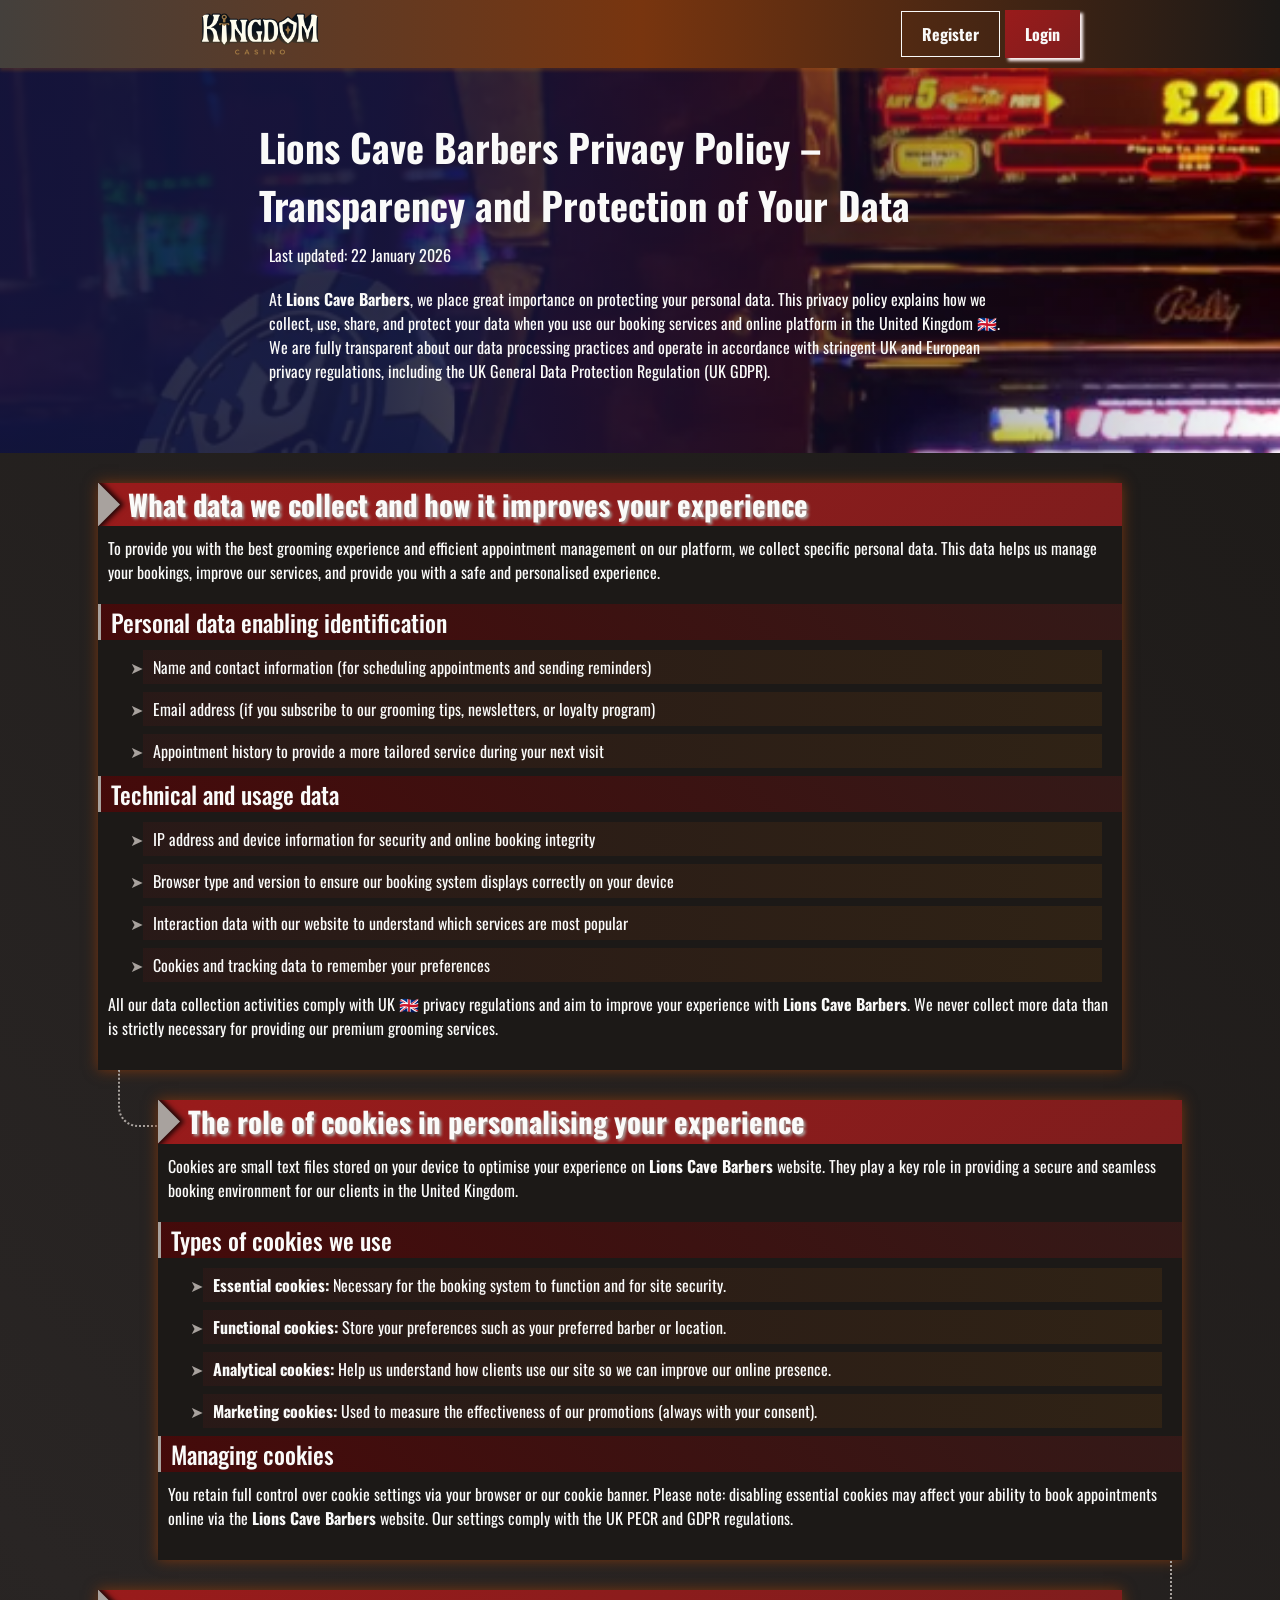
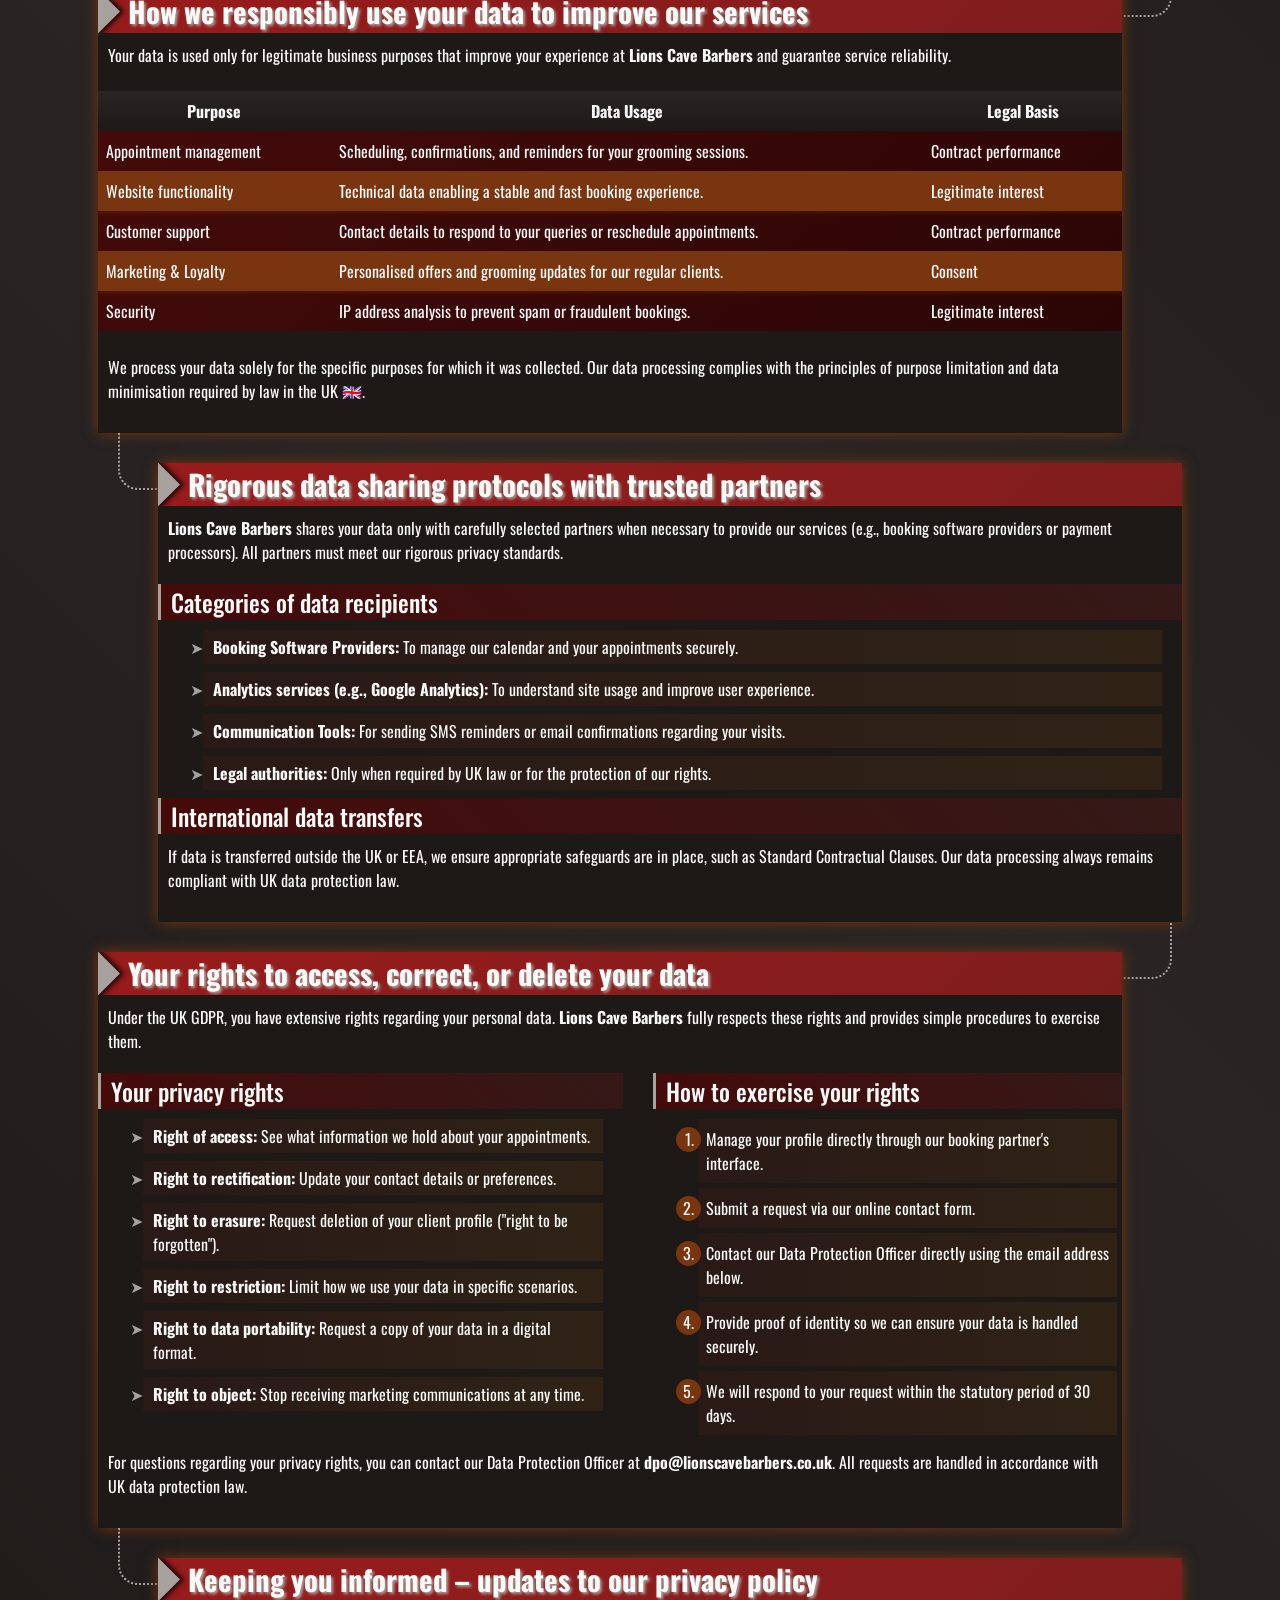
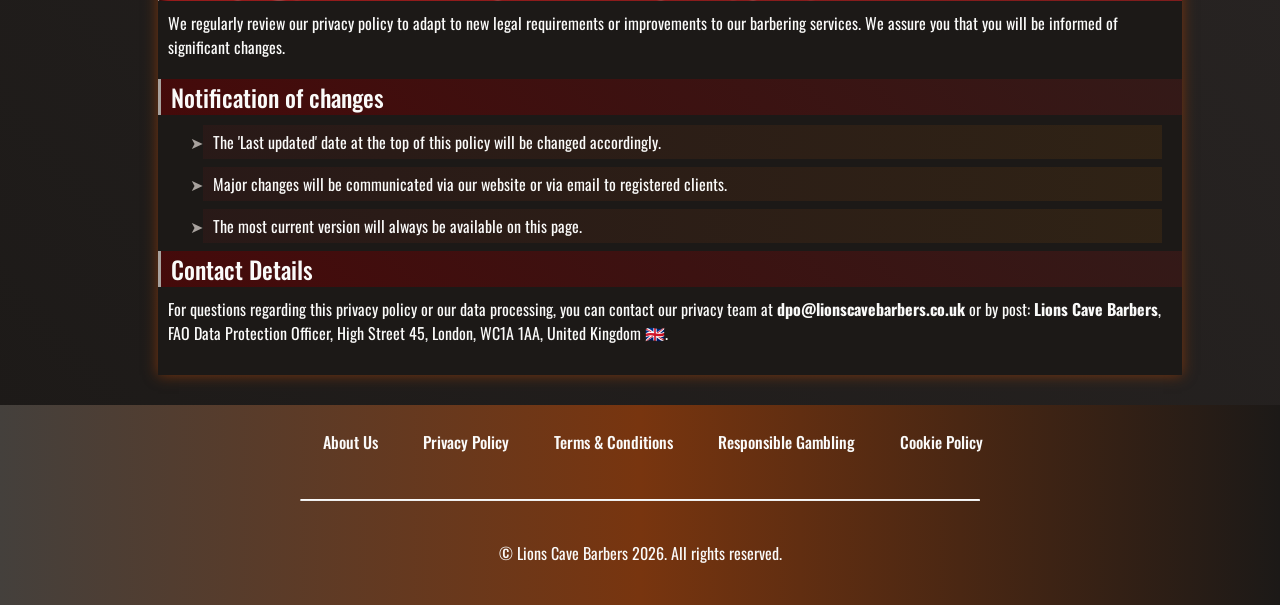
<file: privacy-policy/index.html>
<!DOCTYPE html>
<html lang="en">

<head>
    <meta charset="UTF-8">
    <meta name="viewport" content="width=device-width, initial-scale=1.0">
    <link rel="stylesheet" href="/style.css">
    <link rel="shortcut icon" href="/favicon.ico" type="image/x-icon">
    <title>Lions Cave Barbers – Privacy Policy - Transparency and Protection of Your Data</title>
    <meta name="description"
        content="Lions Cave Barbers guarantees full transparency in data processing. Learn how we safely collect, protect, and use your data for a better grooming experience.">
    <meta name="googlebot" content="index,follow,noarchive">

    <link rel="canonical" href="https://www.lionscavebarbers.co.uk/privacy-policy/">

    <meta property="og:type" content="website" />
    <meta property="og:title"
        content="Lions Cave Barbers – Privacy Policy - Transparency and Protection of Your Data" />
    <meta property="og:description" content="Lions Cave Barbers guarantees full transparency in data processing." />
    <meta property="og:url" content="https://www.lionscavebarbers.co.uk/privacy-policy/" />
    <meta property="og:site_name" content="Lions Cave Barbers" />
    <meta property="og:locale" content="en_GB" />

    <script type="application/ld+json">
    {
        "@context": "https://schema.org",
        "@type": "WebPage",
        "name": "Lions Cave Barbers Privacy Policy",
        "description": "Lions Cave Barbers privacy policy - transparent data protection for our clients.",
        "url": "https://www.lionscavebarbers.co.uk/privacy-policy/",
        "inLanguage": "en-GB"
    }
    </script>
</head>

<body>

    <header>
        <div class="logo">
            <a href="/"><img src="/img/logo.webp" alt="Lions Cave Barbers logo" width="140" height="70"></a>
        </div>

        <div class="header-btn">
            <a href="/play/" rel="nofollow" content="noindex" class="h-violet-btn">Register</a>
            <a href="/play/" rel="nofollow" content="noindex" class="h-accent-btn">Login</a>
        </div>
    </header>

    <main>
        <div class="promo">
            <div class="promo-l">
                <h1>Lions Cave Barbers Privacy Policy – Transparency and Protection of Your Data</h1>
                <p class="txt">
                    Last updated: 22 January 2026
                </p>
                <p class="txt">
                    At <strong>Lions Cave Barbers</strong>, we place great importance on protecting your personal data.
                    This privacy policy explains how we collect, use, share, and protect your data when you use our
                    booking services and online platform in the United Kingdom 🇬🇧. We are fully transparent about our
                    data
                    processing practices and operate in accordance with stringent UK and European privacy regulations,
                    including the UK General Data Protection Regulation (UK GDPR).
                </p>
            </div>
        </div>

        <div class="wrapper">
            <div class="container">
                <div class="container__header">
                    <h2>What data we collect and how it improves your experience</h2>
                </div>
                <p class="txt">
                    To provide you with the best grooming experience and efficient appointment management on our
                    platform, we collect specific
                    personal data. This data helps us manage your bookings, improve our services, and provide you with a
                    safe and
                    personalised experience.
                </p>

                <h3>Personal data enabling identification</h3>
                <ul>
                    <li>Name and contact information (for scheduling appointments and sending reminders)
                    </li>
                    <li>Email address (if you subscribe to our grooming tips, newsletters, or loyalty program)</li>
                    <li>Appointment history to provide a more tailored service during your next visit</li>
                </ul>

                <h3>Technical and usage data</h3>
                <ul>
                    <li>IP address and device information for security and online booking integrity</li>
                    <li>Browser type and version to ensure our booking system displays correctly on your device</li>
                    <li>Interaction data with our website to understand which services are most popular</li>
                    <li>Cookies and tracking data to remember your preferences</li>
                </ul>

                <p class="txt">
                    All our data collection activities comply with UK 🇬🇧 privacy regulations and aim to
                    improve your experience with <strong>Lions Cave Barbers</strong>. We never collect
                    more data than is strictly necessary for providing our premium grooming services.
                </p>
            </div>

            <div class="container">
                <div class="container__header">
                    <h2>The role of cookies in personalising your experience</h2>
                </div>
                <p class="txt">
                    Cookies are small text files stored on your device to optimise your experience on <strong>Lions Cave
                        Barbers</strong> website. They play a key role in providing a secure and seamless booking
                    environment for our clients in the United Kingdom.
                </p>

                <h3>Types of cookies we use</h3>
                <ul>
                    <li><strong>Essential cookies:</strong> Necessary for the booking system to function and for site
                        security.</li>
                    <li><strong>Functional cookies:</strong> Store your preferences such as your preferred barber or
                        location.
                    </li>
                    <li><strong>Analytical cookies:</strong> Help us understand how clients use our site so we can
                        improve our online presence.</li>
                    <li><strong>Marketing cookies:</strong> Used to measure the effectiveness of our promotions (always
                        with your consent).</li>
                </ul>

                <h3>Managing cookies</h3>
                <p class="txt">
                    You retain full control over cookie settings via your browser or our cookie banner. Please note:
                    disabling essential cookies may affect your ability to book appointments online via the
                    <strong>Lions Cave Barbers</strong> website. Our settings comply with the UK PECR and GDPR
                    regulations.
                </p>
            </div>

            <div class="container">
                <div class="container__header">
                    <h2>How we responsibly use your data to improve our services</h2>
                </div>
                <p class="txt">
                    Your data is used only for legitimate business purposes that improve your experience at
                    <strong>Lions Cave Barbers</strong> and guarantee service reliability.
                </p>

                <div class="table-wrapper">
                    <table>
                        <thead>
                            <tr>
                                <th>Purpose</th>
                                <th>Data Usage</th>
                                <th>Legal Basis</th>
                            </tr>
                        </thead>
                        <tbody>
                            <tr>
                                <td>Appointment management</td>
                                <td>Scheduling, confirmations, and reminders for your grooming sessions.</td>
                                <td>Contract performance</td>
                            </tr>
                            <tr>
                                <td>Website functionality</td>
                                <td>Technical data enabling a stable and fast booking experience.</td>
                                <td>Legitimate interest</td>
                            </tr>
                            <tr>
                                <td>Customer support</td>
                                <td>Contact details to respond to your queries or reschedule appointments.</td>
                                <td>Contract performance</td>
                            </tr>
                            <tr>
                                <td>Marketing & Loyalty</td>
                                <td>Personalised offers and grooming updates for our regular clients.
                                </td>
                                <td>Consent</td>
                            </tr>
                            <tr>
                                <td>Security</td>
                                <td>IP address analysis to prevent spam or fraudulent bookings.</td>
                                <td>Legitimate interest</td>
                            </tr>
                        </tbody>
                    </table>
                </div>

                <p class="txt">
                    We process your data solely for the specific purposes for which it was collected. Our data
                    processing complies with the principles of purpose limitation and data minimisation required by law
                    in the UK 🇬🇧.
                </p>
            </div>

            <div class="container">
                <div class="container__header">
                    <h2>Rigorous data sharing protocols with trusted partners</h2>
                </div>
                <p class="txt">
                    <strong>Lions Cave Barbers</strong> shares your data only with carefully selected partners when
                    necessary
                    to provide our services (e.g., booking software providers or payment processors). All partners must
                    meet our rigorous privacy
                    standards.
                </p>

                <h3>Categories of data recipients</h3>
                <ul>
                    <li><strong>Booking Software Providers:</strong> To manage our calendar and your appointments
                        securely.</li>
                    <li><strong>Analytics services (e.g., Google Analytics):</strong> To understand site usage and
                        improve user experience.</li>
                    <li><strong>Communication Tools:</strong> For sending SMS reminders or email confirmations regarding
                        your visits.</li>
                    <li><strong>Legal authorities:</strong> Only when required by UK law or for the protection of our
                        rights.</li>
                </ul>

                <h3>International data transfers</h3>
                <p class="txt">
                    If data is transferred outside the UK or EEA, we ensure appropriate
                    safeguards are in place, such as Standard Contractual Clauses. Our data processing always remains
                    compliant
                    with UK data protection law.
                </p>
            </div>

            <div class="container">
                <div class="container__header">
                    <h2>Your rights to access, correct, or delete your data</h2>
                </div>
                <p class="txt">
                    Under the UK GDPR, you have extensive rights regarding your personal data.
                    <strong>Lions Cave Barbers</strong> fully respects these rights and provides simple procedures to
                    exercise
                    them.
                </p>

                <div class="comparison-list">
                    <div>
                        <h3>Your privacy rights</h3>
                        <ul>
                            <li><strong>Right of access:</strong> See what information we hold about your appointments.
                            </li>
                            <li><strong>Right to rectification:</strong> Update your contact details or preferences.
                            </li>
                            <li><strong>Right to erasure:</strong> Request deletion of your client profile ("right to be
                                forgotten").</li>
                            <li><strong>Right to restriction:</strong> Limit how we use your data in specific scenarios.
                            </li>
                            <li><strong>Right to data portability:</strong> Request a copy of your data in a digital
                                format.</li>
                            <li><strong>Right to object:</strong> Stop receiving marketing communications at any time.
                            </li>
                        </ul>
                    </div>

                    <div>
                        <h3>How to exercise your rights</h3>
                        <ol>
                            <li>Manage your profile directly through our booking partner's interface.</li>
                            <li>Submit a request via our online <a href="/contact/">contact form</a>.</li>
                            <li>Contact our Data Protection Officer directly using the email address below.</li>
                            <li>Provide proof of identity so we can ensure your data is handled securely.</li>
                            <li>We will respond to your request within the statutory period of 30 days.</li>
                        </ol>
                    </div>
                </div>

                <p class="txt">
                    For questions regarding your privacy rights, you can contact our Data Protection Officer at
                    <strong>dpo@lionscavebarbers.co.uk</strong>. All requests are handled in accordance with UK
                    data protection law.
                </p>
            </div>

            <div class="container">
                <div class="container__header">
                    <h2>Keeping you informed – updates to our privacy policy</h2>
                </div>
                <p class="txt">
                    We regularly review our privacy policy to adapt to new legal requirements or improvements to our
                    barbering services. We assure you that you will be informed of significant changes.
                </p>

                <h3>Notification of changes</h3>
                <ul>
                    <li>The 'Last updated' date at the top of this policy will be changed accordingly.</li>
                    <li>Major changes will be communicated via our website or via email to registered clients.</li>
                    <li>The most current version will always be available on this page.</li>
                </ul>

                <h3>Contact Details</h3>
                <p class="txt">
                    For questions regarding this privacy policy or our data processing, you can contact our privacy team
                    at <strong>dpo@lionscavebarbers.co.uk</strong> or by post: <strong>Lions Cave Barbers</strong>, FAO
                    Data Protection Officer,
                    High Street 45, London, WC1A 1AA, United Kingdom 🇬🇧.
                </p>
            </div>
        </div>
    </main>

    <footer>
        <ul class="f-nav">
            <li>
                <a href="/about-us/">About Us</a>
            </li>
            <li>
                <a href="/privacy-policy/">Privacy Policy</a>
            </li>
            <li>
                <a href="/terms-and-conditions/">Terms & Conditions</a>
            </li>
            <li>
                <a href="/responsible-gambling/">Responsible Gambling</a>
            </li>
            <li>
                <a href="/cookie-policy/">Cookie Policy</a>
            </li>
        </ul>

        <hr>

        <p class="txt">
            © Lions Cave Barbers 2026. All rights reserved.
        </p>
    </footer>
</body>

</html>
</file>
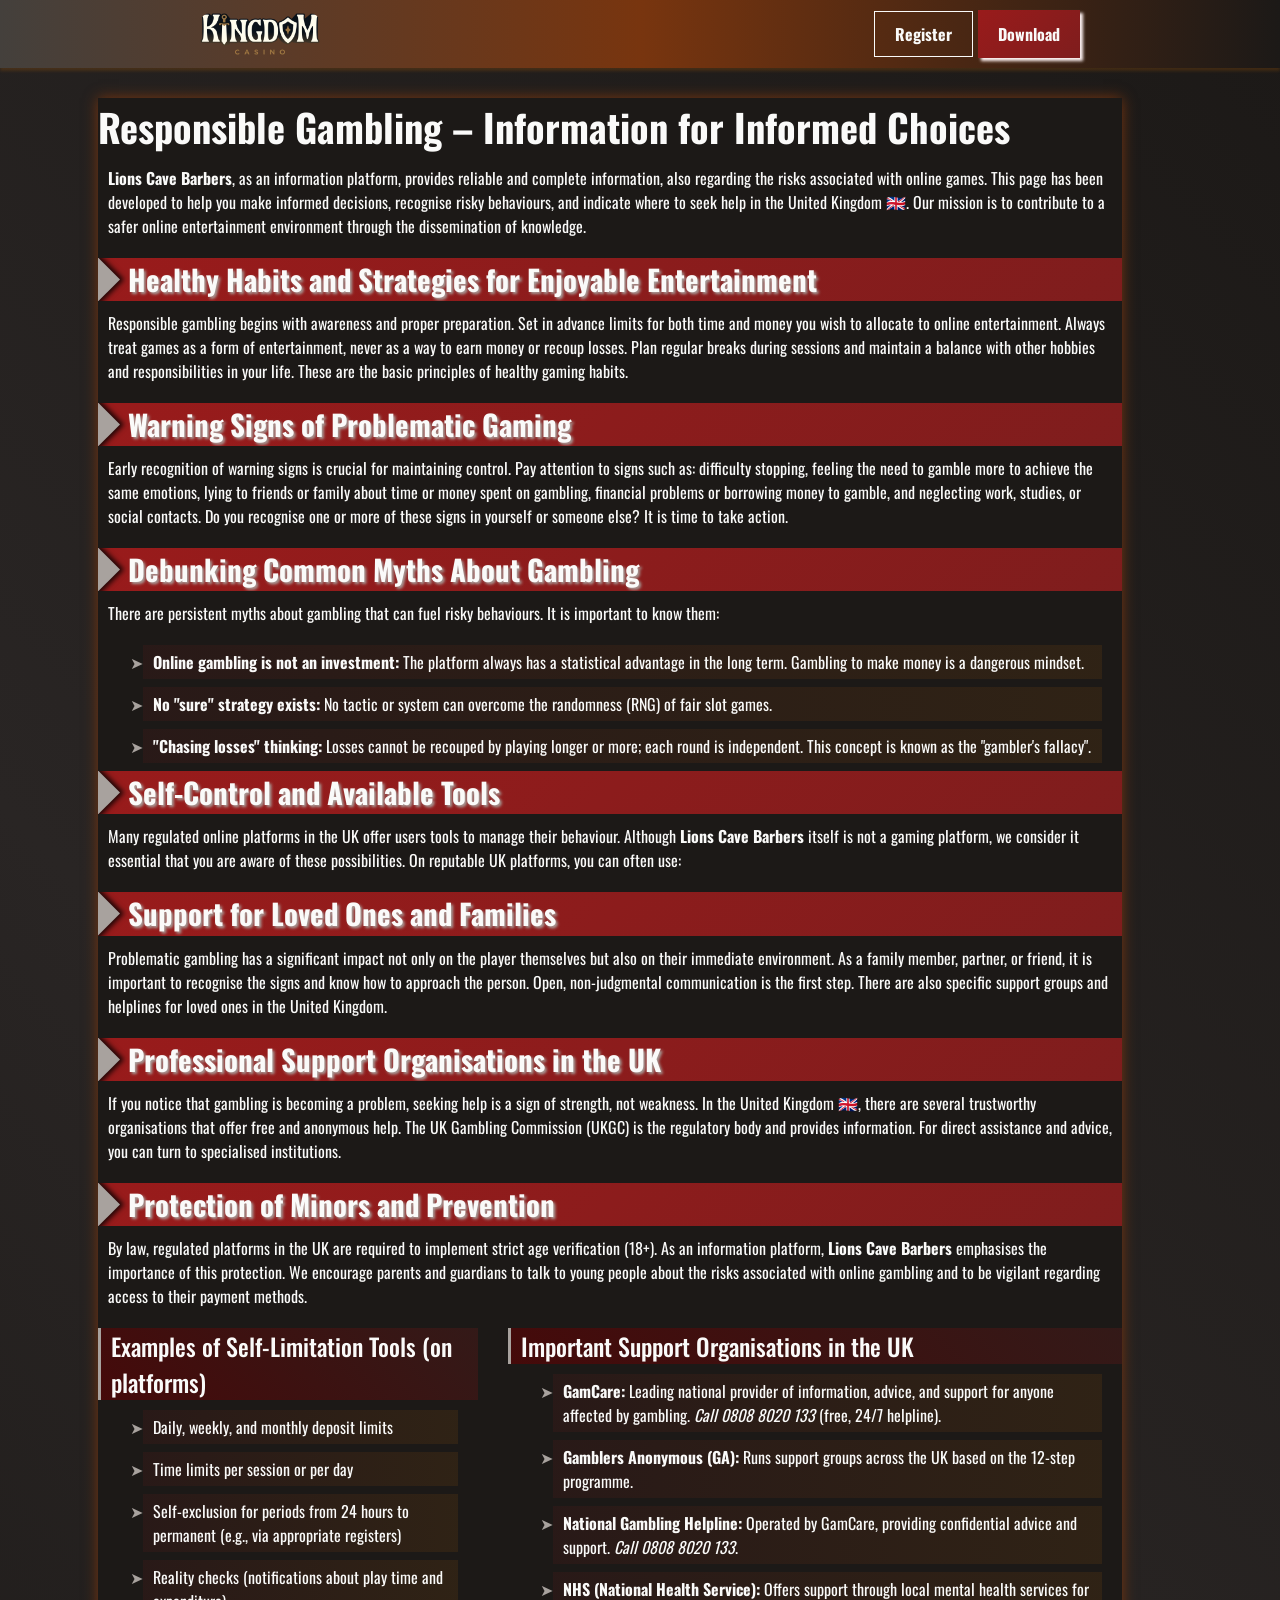
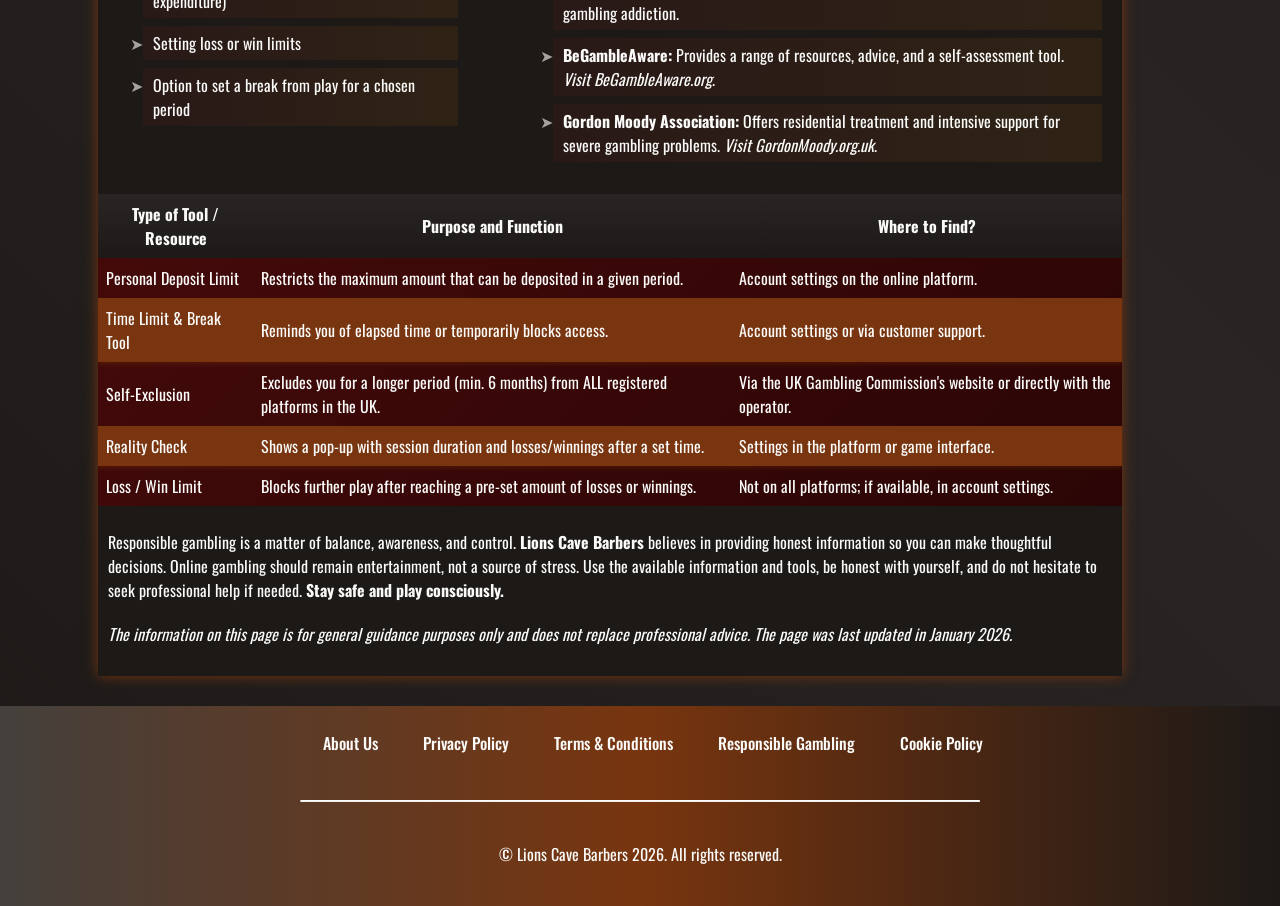
<file: responsible-gambling/index.html>
<!DOCTYPE html>
<html lang="en">

<head>
    <meta charset="UTF-8">
    <meta name="viewport" content="width=device-width, initial-scale=1.0">
    <link rel="stylesheet" href="/style.css">
    <link rel="shortcut icon" href="/favicon.ico" type="image/x-icon">
    <title>Responsible Gambling – Information and Support via Lions Cave Barbers</title>
    <meta name="description"
        content="Lions Cave Barbers provides information on responsible gambling. Learn to recognise risky behaviours, find self-control tools, and discover professional support organisations for safe and conscious enjoyment of online entertainment.">
    <meta name="googlebot" content="index,follow,noarchive">

    <link rel="canonical" href="https://www.lionscavebarbers.co.uk/responsible-gambling/">

    <meta property="og:type" content="website" />
    <meta property="og:title" content="Responsible Gambling – Information and Support via Lions Cave Barbers" />
    <meta property="og:description"
        content="Lions Cave Barbers provides information on responsible gambling. Learn to recognise risky behaviours and find effective self-control tools." />
    <meta property="og:url" content="https://www.lionscavebarbers.co.uk/responsible-gambling/" />
    <meta property="og:site_name" content="Lions Cave Barbers" />
    <meta property="og:locale" content="en_GB" />

    <meta name="twitter:card" content="summary" />
    <meta name="twitter:title" content="Responsible Gambling – Information from Lions Cave Barbers" />
    <meta name="twitter:description"
        content="Strategies and tools for healthy and conscious enjoyment of online entertainment, developed by Lions Cave Barbers." />
</head>

<body>

    <header>
        <div class="logo">
            <a href="/"><img src="/img/logo.webp" alt="Lions Cave Barbers logo" width="140" height="70"></a>
        </div>

        <div class="header-btn">
            <a href="/play/" rel="nofollow" content="noindex" class="h-violet-btn">Register</a>
            <a href="/play/" rel="nofollow" content="noindex" class="h-accent-btn">Download</a>
        </div>
    </header>

    <main>
        <div class="wrapper">
            <div class="container">
                <h1>Responsible Gambling – Information for Informed Choices</h1>
                <p class="txt">
                    <strong>Lions Cave Barbers</strong>, as an information platform, provides reliable and complete
                    information, also regarding
                    the risks associated with online games. This page has been developed to help you make informed
                    decisions, recognise risky behaviours, and indicate where to seek help in the United Kingdom 🇬🇧.
                    Our mission is to contribute to a safer online entertainment environment through the dissemination
                    of knowledge.
                </p>

                <div class="container__header">
                    <h2>Healthy Habits and Strategies for Enjoyable Entertainment</h2>
                </div>
                <p class="txt">
                    Responsible gambling begins with awareness and proper preparation. Set in advance limits for both
                    time and money you wish to allocate to online entertainment. Always treat games as a form of
                    entertainment, never as a way to earn money or recoup losses. Plan regular breaks during sessions
                    and maintain a balance with other hobbies and responsibilities in your life. These are the basic
                    principles of healthy gaming habits.
                </p>

                <div class="container__header">
                    <h2>Warning Signs of Problematic Gaming</h2>
                </div>
                <p class="txt">
                    Early recognition of warning signs is crucial for maintaining control. Pay attention to signs such
                    as: difficulty stopping, feeling the need to gamble more to achieve the same emotions, lying to
                    friends or family about time or money spent on gambling, financial problems or borrowing money to
                    gamble, and neglecting work, studies, or social contacts. Do you recognise one or more of these
                    signs in yourself or someone else? It is time to take action.
                </p>

                <div class="container__header">
                    <h2>Debunking Common Myths About Gambling</h2>
                </div>
                <p class="txt">
                    There are persistent myths about gambling that can fuel risky behaviours. It is important to know
                    them:
                <ul>
                    <li><strong>Online gambling is not an investment:</strong> The platform always has a statistical
                        advantage in the long term. Gambling to make money is a dangerous mindset.</li>
                    <li><strong>No "sure" strategy exists:</strong> No tactic or system can overcome the randomness
                        (RNG) of fair slot games.</li>
                    <li><strong>"Chasing losses" thinking:</strong> Losses cannot be recouped by playing longer or more;
                        each round is independent. This concept is known as the "gambler's fallacy".</li>
                </ul>
                </p>

                <div class="container__header">
                    <h2>Self-Control and Available Tools</h2>
                </div>
                <p class="txt">
                    Many regulated online platforms in the UK offer users tools to manage their behaviour. Although
                    <strong>Lions Cave Barbers</strong> itself is not a gaming platform, we consider it essential that
                    you are
                    aware of these possibilities. On reputable UK platforms, you can often use:
                </p>

                <div class="container__header">
                    <h2>Support for Loved Ones and Families</h2>
                </div>
                <p class="txt">
                    Problematic gambling has a significant impact not only on the player themselves but also on their
                    immediate environment. As a family member, partner, or friend, it is important to recognise the
                    signs and know how to approach the person. Open, non-judgmental communication is the first step.
                    There are also specific support groups and helplines for loved ones in the United Kingdom.
                </p>

                <div class="container__header">
                    <h2>Professional Support Organisations in the UK</h2>
                </div>
                <p class="txt">
                    If you notice that gambling is becoming a problem, seeking help is a sign of strength, not weakness.
                    In the United Kingdom 🇬🇧, there are several trustworthy organisations that offer free and
                    anonymous help. The UK Gambling Commission (UKGC) is the regulatory body and provides information.
                    For direct assistance and advice, you can turn to specialised institutions.
                </p>

                <div class="container__header">
                    <h2>Protection of Minors and Prevention</h2>
                </div>
                <p class="txt">
                    By law, regulated platforms in the UK are required to implement strict age verification (18+). As an
                    information platform, <strong>Lions Cave Barbers</strong> emphasises the importance of this
                    protection. We
                    encourage parents and guardians to talk to young people about the risks associated with online
                    gambling and to be vigilant regarding access to their payment methods.
                </p>

                <div class="comparison-list">
                    <div>
                        <h3>Examples of Self-Limitation Tools (on platforms)</h3>
                        <ul>
                            <li>Daily, weekly, and monthly deposit limits</li>
                            <li>Time limits per session or per day</li>
                            <li>Self-exclusion for periods from 24 hours to permanent (e.g., via appropriate registers)
                            </li>
                            <li>Reality checks (notifications about play time and expenditure)</li>
                            <li>Setting loss or win limits</li>
                            <li>Option to set a break from play for a chosen period</li>
                        </ul>
                    </div>

                    <div>
                        <h3>Important Support Organisations in the UK</h3>
                        <ul>
                            <li><strong>GamCare:</strong> Leading national provider of information, advice, and support
                                for anyone affected by gambling.
                                <em>Call 0808 8020 133</em> (free, 24/7 helpline).
                            </li>
                            <li><strong>Gamblers Anonymous (GA):</strong> Runs support groups across the UK based on the
                                12-step programme.</li>
                            <li><strong>National Gambling Helpline:</strong> Operated by GamCare, providing confidential
                                advice and support.
                                <em>Call 0808 8020 133</em>.
                            </li>
                            <li><strong>NHS (National Health Service):</strong> Offers support through local mental
                                health services for gambling addiction.</li>
                            <li><strong>BeGambleAware:</strong> Provides a range of resources, advice, and a
                                self-assessment tool.
                                <em>Visit BeGambleAware.org</em>.
                            </li>
                            <li><strong>Gordon Moody Association:</strong> Offers residential treatment and intensive
                                support for severe gambling problems.
                                <em>Visit GordonMoody.org.uk</em>.
                            </li>
                        </ul>
                    </div>
                </div>

                <div class="table-wrapper">
                    <table>
                        <thead>
                            <tr>
                                <th>Type of Tool / Resource</th>
                                <th>Purpose and Function</th>
                                <th>Where to Find?</th>
                            </tr>
                        </thead>
                        <tbody>
                            <tr>
                                <td>Personal Deposit Limit</td>
                                <td>Restricts the maximum amount that can be deposited in a given period.</td>
                                <td>Account settings on the online platform.</td>
                            </tr>
                            <tr>
                                <td>Time Limit & Break Tool</td>
                                <td>Reminds you of elapsed time or temporarily blocks access.</td>
                                <td>Account settings or via customer support.</td>
                            </tr>
                            <tr>
                                <td>Self-Exclusion</td>
                                <td>Excludes you for a longer period (min. 6 months) from ALL registered platforms in
                                    the UK.</td>
                                <td>Via the UK Gambling Commission's website or directly with the operator.</td>
                            </tr>
                            <tr>
                                <td>Reality Check</td>
                                <td>Shows a pop-up with session duration and losses/winnings after a set time.</td>
                                <td>Settings in the platform or game interface.</td>
                            </tr>
                            <tr>
                                <td>Loss / Win Limit</td>
                                <td>Blocks further play after reaching a pre-set amount of losses or winnings.</td>
                                <td>Not on all platforms; if available, in account settings.</td>
                            </tr>
                        </tbody>
                    </table>
                </div>

                <p class="txt">
                    Responsible gambling is a matter of balance, awareness, and control. <strong>Lions Cave
                        Barbers</strong> believes in
                    providing honest information so you can make thoughtful decisions. Online gambling should remain
                    entertainment, not a source of stress. Use the available information and tools, be honest with
                    yourself, and do not hesitate to seek professional help if needed.
                    <strong>Stay safe and play consciously.</strong>
                </p>
                <p class="txt"><em>The information on this page is for general guidance purposes only and does not
                        replace professional advice. The page was last updated in January 2026.</em></p>
            </div>
        </div>
    </main>

    <footer>
        <ul class="f-nav">
            <li>
                <a href="/about-us/">About Us</a>
            </li>
            <li>
                <a href="/privacy-policy/">Privacy Policy</a>
            </li>
            <li>
                <a href="/terms-and-conditions/">Terms & Conditions</a>
            </li>
            <li>
                <a href="/responsible-gambling/">Responsible Gambling</a>
            </li>
            <li>
                <a href="/cookie-policy/">Cookie Policy</a>
            </li>
        </ul>

        <hr>

        <p class="txt">
            © Lions Cave Barbers 2026. All rights reserved.
        </p>
    </footer>
</body>

</html>
</file>
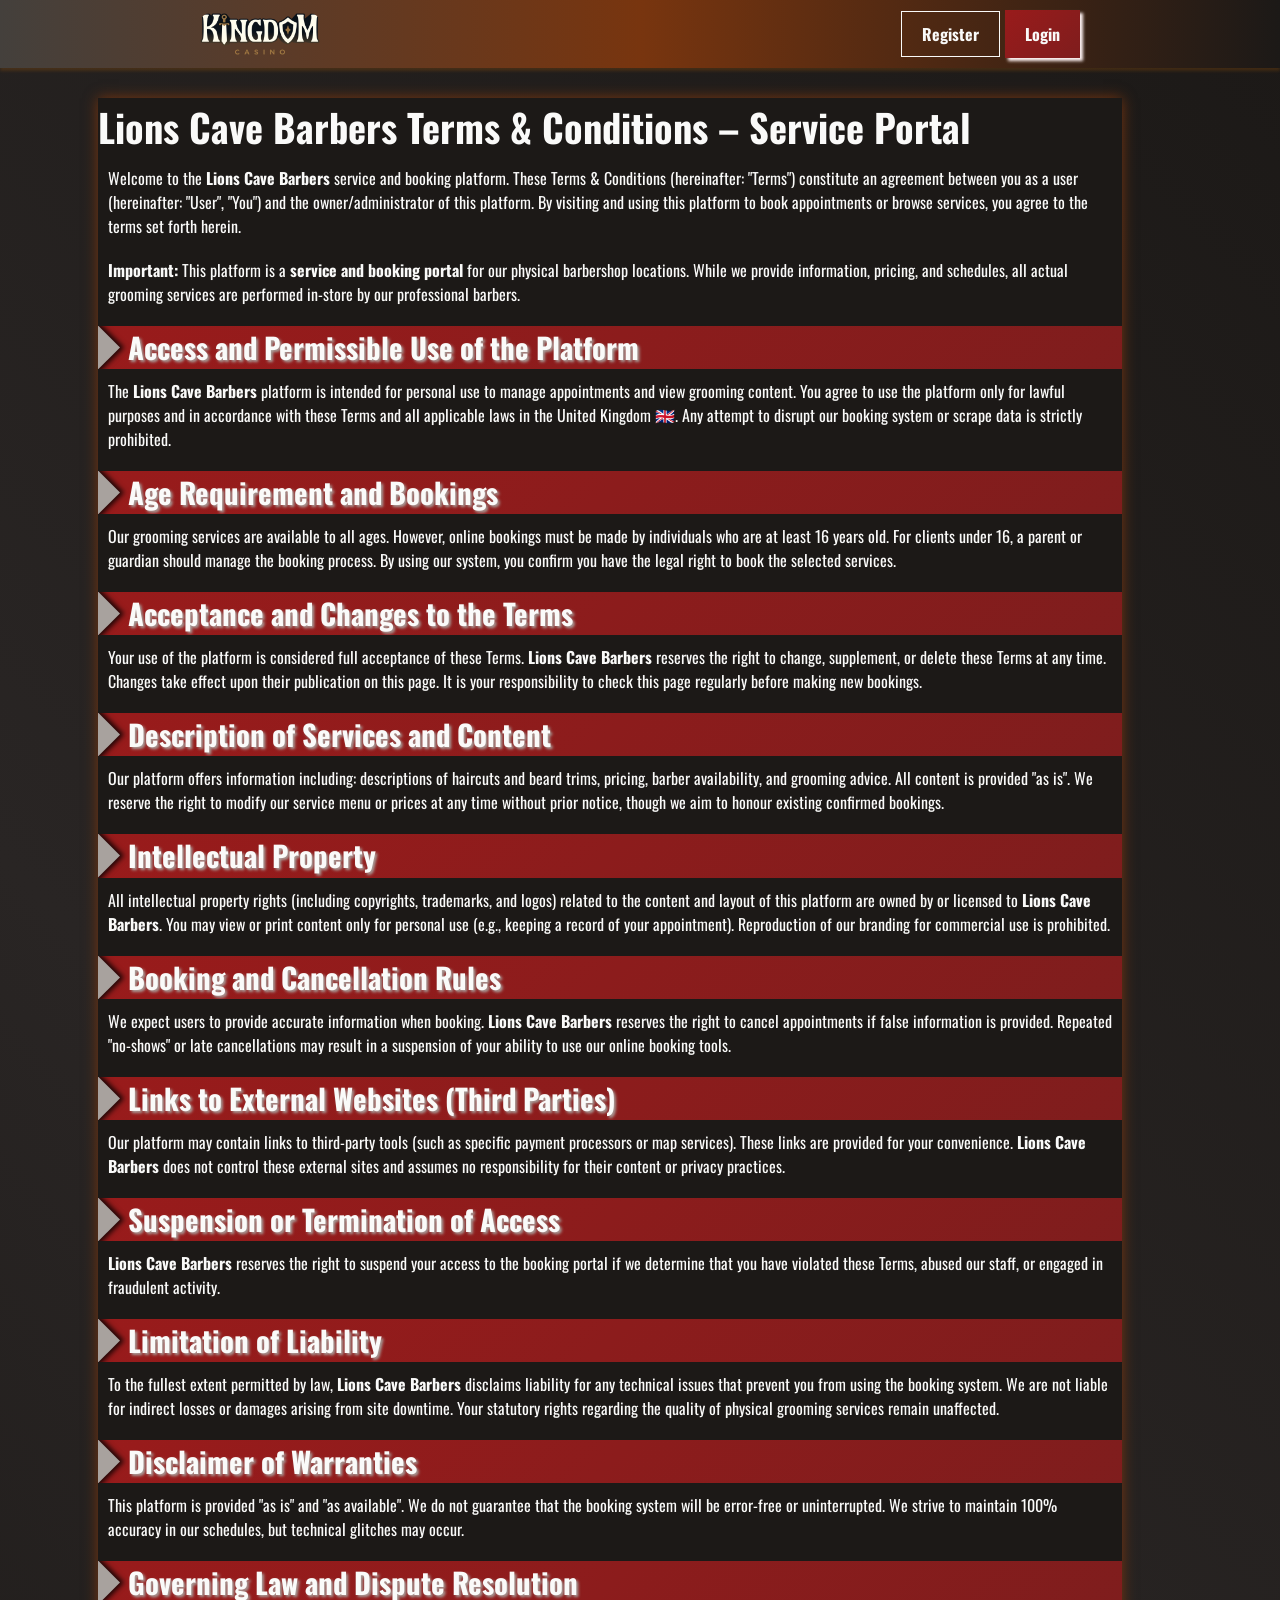
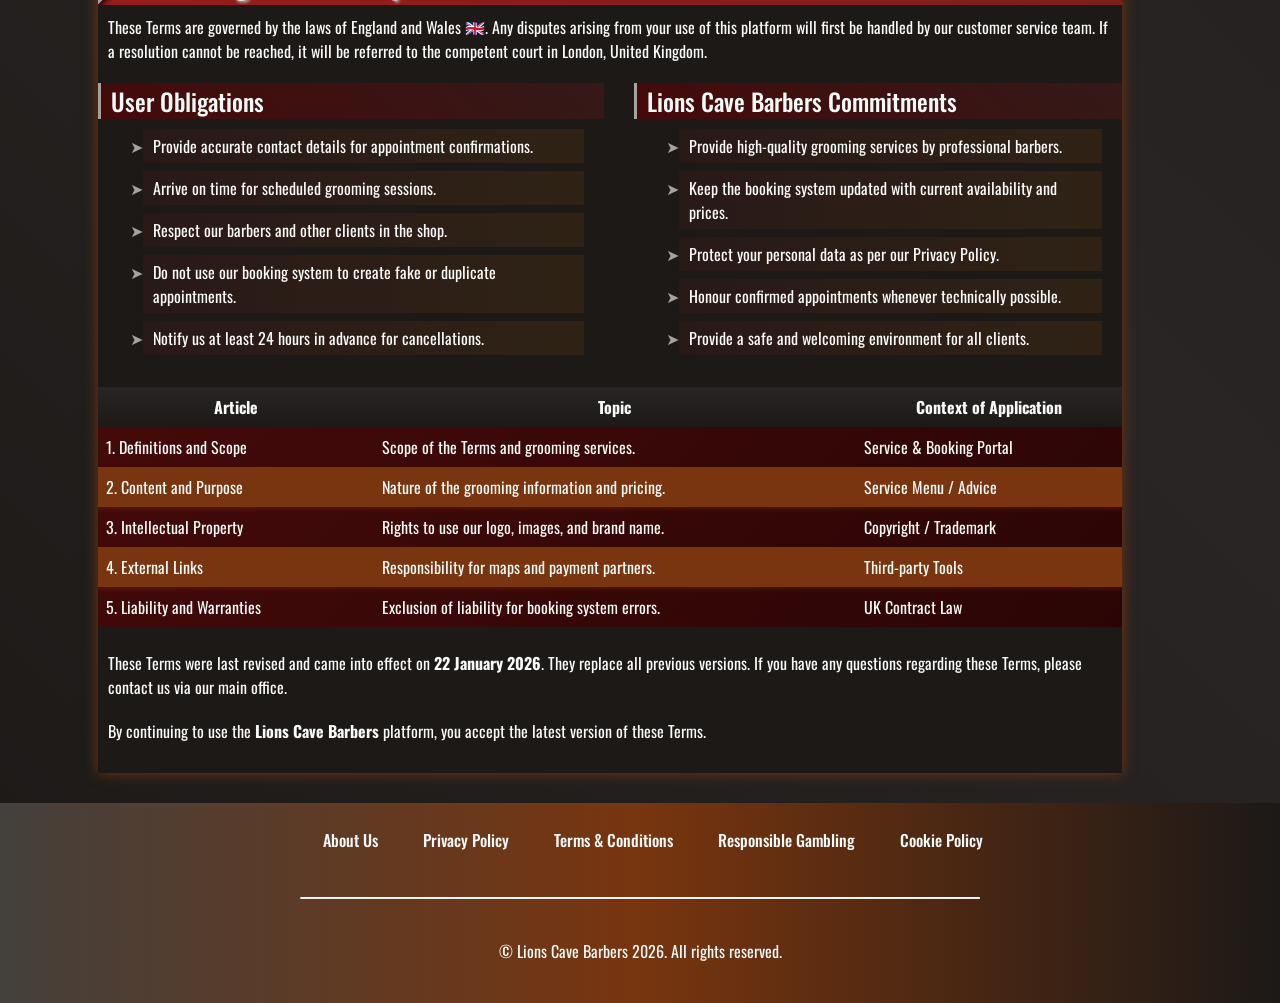
<file: terms-and-conditions/index.html>
<!DOCTYPE html>
<html lang="en">

<head>
    <meta charset="UTF-8">
    <meta name="viewport" content="width=device-width, initial-scale=1.0">
    <link rel="stylesheet" href="/style.css">
    <link rel="shortcut icon" href="/favicon.ico" type="image/x-icon">
    <title>Terms & Conditions – Lions Cave Barbers Service & Booking Platform</title>
    <meta name="description"
        content="By using the Lions Cave Barbers platform, you accept these Terms & Conditions, which define our grooming services, describe your rights, and promote fair use of our booking system.">
    <meta name="googlebot" content="index,follow,noarchive">

    <link rel="canonical" href="https://www.lionscavebarbers.co.uk/terms-and-conditions/">

    <meta property="og:type" content="website" />
    <meta property="og:title" content="Terms & Conditions – Lions Cave Barbers Service & Booking Platform" />
    <meta property="og:description"
        content="Review the Terms & Conditions of the Lions Cave Barbers platform for a clear understanding of the scope of services provided." />
    <meta property="og:url" content="https://www.lionscavebarbers.co.uk/terms-and-conditions/" />
    <meta property="og:site_name" content="Lions Cave Barbers" />
    <meta property="og:locale" content="en_GB" />

    <meta name="twitter:card" content="summary" />
    <meta name="twitter:title" content="Terms & Conditions - Lions Cave Barbers" />
    <meta name="twitter:description"
        content="Official terms of use for the Lions Cave Barbers service and booking portal." />
</head>

<body>

    <header>
        <div class="logo">
            <a href="/"><img src="/img/logo.webp" alt="Lions Cave Barbers logo" width="140" height="70"></a>
        </div>

        <div class="header-btn">
            <a href="/play/" rel="nofollow" content="noindex" class="h-violet-btn">Register</a>
            <a href="/play/" rel="nofollow" content="noindex" class="h-accent-btn">Login</a>
        </div>
    </header>

    <main>
        <div class="wrapper">
            <div class="container">
                <h1>Lions Cave Barbers Terms & Conditions – Service Portal</h1>
                <p class="txt">
                    Welcome to the <strong>Lions Cave Barbers</strong> service and booking platform. These Terms &
                    Conditions
                    (hereinafter: "Terms") constitute an agreement between you as a user (hereinafter: "User", "You")
                    and the owner/administrator of this platform. By visiting and using this platform to book
                    appointments or browse services, you agree to the
                    terms set forth herein.
                </p>
                <p class="txt">
                    <strong>Important:</strong> This platform is a <strong>service and booking portal</strong> for our
                    physical barbershop locations. While we provide information, pricing, and schedules, all actual
                    grooming services are performed in-store by our professional barbers.
                </p>

                <div class="container__header">
                    <h2>Access and Permissible Use of the Platform</h2>
                </div>
                <p class="txt">
                    The <strong>Lions Cave Barbers</strong> platform is intended for personal use to manage appointments
                    and view grooming content. You agree to use the platform only for lawful purposes and in accordance
                    with these Terms and all applicable laws in the United Kingdom 🇬🇧. Any attempt to disrupt our
                    booking system or scrape data is strictly prohibited.
                </p>

                <div class="container__header">
                    <h2>Age Requirement and Bookings</h2>
                </div>
                <p class="txt">
                    Our grooming services are available to all ages. However, online bookings must be made by
                    individuals who are at least 16 years old. For clients under 16, a parent or guardian should manage
                    the booking process. By using our system, you confirm you have the legal right to book the selected
                    services.
                </p>

                <div class="container__header">
                    <h2>Acceptance and Changes to the Terms</h2>
                </div>
                <p class="txt">
                    Your use of the platform is considered full acceptance of these Terms.
                    <strong>Lions Cave Barbers</strong> reserves the right to change, supplement, or delete these Terms
                    at any
                    time. Changes take effect upon their publication on this page. It is your responsibility to check
                    this page regularly before making new bookings.
                </p>

                <div class="container__header">
                    <h2>Description of Services and Content</h2>
                </div>
                <p class="txt">
                    Our platform offers information including: descriptions of haircuts and beard trims, pricing, barber
                    availability, and grooming advice. All content is provided "as is". We reserve the right to modify
                    our service menu or prices at any time without prior notice, though we aim to honour existing
                    confirmed bookings.
                </p>

                <div class="container__header">
                    <h2>Intellectual Property</h2>
                </div>
                <p class="txt">
                    All intellectual property rights (including copyrights, trademarks, and logos) related to the
                    content and layout of this platform are owned by or licensed to <strong>Lions Cave Barbers</strong>.
                    You may view or print content only for personal use (e.g., keeping a record of your appointment).
                    Reproduction of our branding for commercial use is prohibited.
                </p>

                <div class="container__header">
                    <h2>Booking and Cancellation Rules</h2>
                </div>
                <p class="txt">
                    We expect users to provide accurate information when booking. <strong>Lions Cave Barbers</strong>
                    reserves the right to cancel appointments if false information is provided. Repeated "no-shows" or
                    late cancellations may result in a suspension of your ability to use our online booking tools.
                </p>

                <div class="container__header">
                    <h2>Links to External Websites (Third Parties)</h2>
                </div>
                <p class="txt">
                    Our platform may contain links to third-party tools (such as specific payment processors or map
                    services). These links are provided for your convenience.
                    <strong>Lions Cave Barbers</strong> does not control these external sites and assumes
                    no responsibility for their content or privacy practices.
                </p>

                <div class="container__header">
                    <h2>Suspension or Termination of Access</h2>
                </div>
                <p class="txt">
                    <strong>Lions Cave Barbers</strong> reserves the right to suspend your access to the booking portal
                    if we determine that you have violated these Terms, abused our staff, or engaged in fraudulent
                    activity.
                </p>

                <div class="container__header">
                    <h2>Limitation of Liability</h2>
                </div>
                <p class="txt">
                    To the fullest extent permitted by law, <strong>Lions Cave Barbers</strong> disclaims liability for
                    any technical issues that prevent you from using the booking system. We are not liable for indirect
                    losses or damages arising from site downtime. Your statutory rights regarding the quality of
                    physical grooming services remain unaffected.
                </p>

                <div class="container__header">
                    <h2>Disclaimer of Warranties</h2>
                </div>
                <p class="txt">
                    This platform is provided "as is" and "as available". We do not guarantee that the booking system
                    will be error-free or uninterrupted. We strive to maintain 100% accuracy in our schedules, but
                    technical glitches may occur.
                </p>

                <div class="container__header">
                    <h2>Governing Law and Dispute Resolution</h2>
                </div>
                <p class="txt">
                    These Terms are governed by the laws of England and Wales 🇬🇧. Any
                    disputes arising from your use of this platform will first be handled by our customer service team.
                    If a resolution cannot be reached, it will be referred to the competent court in London, United
                    Kingdom.
                </p>

                <div class="comparison-list">
                    <div>
                        <h3>User Obligations</h3>
                        <ul>
                            <li>Provide accurate contact details for appointment confirmations.</li>
                            <li>Arrive on time for scheduled grooming sessions.</li>
                            <li>Respect our barbers and other clients in the shop.</li>
                            <li>Do not use our booking system to create fake or duplicate appointments.</li>
                            <li>Notify us at least 24 hours in advance for cancellations.</li>
                        </ul>
                    </div>

                    <div>
                        <h3>Lions Cave Barbers Commitments</h3>
                        <ul>
                            <li>Provide high-quality grooming services by professional barbers.</li>
                            <li>Keep the booking system updated with current availability and prices.</li>
                            <li>Protect your personal data as per our Privacy Policy.</li>
                            <li>Honour confirmed appointments whenever technically possible.</li>
                            <li>Provide a safe and welcoming environment for all clients.</li>
                        </ul>
                    </div>
                </div>

                <div class="table-wrapper">
                    <table>
                        <thead>
                            <tr>
                                <th>Article</th>
                                <th>Topic</th>
                                <th>Context of Application</th>
                            </tr>
                        </thead>
                        <tbody>
                            <tr>
                                <td>1. Definitions and Scope</td>
                                <td>Scope of the Terms and grooming services.</td>
                                <td>Service & Booking Portal</td>
                            </tr>
                            <tr>
                                <td>2. Content and Purpose</td>
                                <td>Nature of the grooming information and pricing.</td>
                                <td>Service Menu / Advice</td>
                            </tr>
                            <tr>
                                <td>3. Intellectual Property</td>
                                <td>Rights to use our logo, images, and brand name.</td>
                                <td>Copyright / Trademark</td>
                            </tr>
                            <tr>
                                <td>4. External Links</td>
                                <td>Responsibility for maps and payment partners.</td>
                                <td>Third-party Tools</td>
                            </tr>
                            <tr>
                                <td>5. Liability and Warranties</td>
                                <td>Exclusion of liability for booking system errors.</td>
                                <td>UK Contract Law</td>
                            </tr>
                        </tbody>
                    </table>
                </div>

                <p class="txt">
                    These Terms were last revised and came into effect on <strong>22 January 2026</strong>. They replace
                    all previous versions. If you have any questions regarding these Terms, please contact us via our
                    main office.
                </p>
                <p class="txt">
                    By continuing to use the <strong>Lions Cave Barbers</strong> platform, you accept the latest
                    version of these Terms.
                </p>
            </div>
        </div>
    </main>

    <footer>
        <ul class="f-nav">
            <li>
                <a href="/about-us/">About Us</a>
            </li>
            <li>
                <a href="/privacy-policy/">Privacy Policy</a>
            </li>
            <li>
                <a href="/terms-and-conditions/">Terms & Conditions</a>
            </li>
            <li>
                <a href="/responsible-gambling/">Responsible Gambling</a>
            </li>
            <li>
                <a href="/cookie-policy/">Cookie Policy</a>
            </li>
        </ul>

        <hr>

        <p class="txt">
            © Lions Cave Barbers 2026. All rights reserved.
        </p>
    </footer>
</body>

</html>
</file>
<file: style.css>
@font-face {
	font-family: Oswald;
	src: url('./font/Oswald-Regular.ttf') format('truetype');
	font-weight: 400;
	font-style: normal;
}
@font-face {
	font-family: Oswald;
	src: url('./font/Oswald-Medium.ttf') format('truetype');
	font-weight: 500;
	font-style: normal;
}
@font-face {
	font-family: Oswald;
	src: url('./font/Oswald-Bold.ttf') format('truetype');
	font-weight: 700;
	font-style: normal;
}

@font-face {
	font-family: Inter;
	src: url('./font/Inter_18pt-Regular.ttf') format('truetype');
	font-weight: 400;
	font-style: normal;
}
@font-face {
	font-family: Inter;
	src: url('./font/Inter_18pt-Medium.ttf') format('truetype');
	font-weight: 500;
	font-style: normal;
}
@font-face {
	font-family: Inter;
	src: url('./font/Inter_18pt-Bold.ttf') format('truetype');
	font-weight: 700;
	font-style: normal;
}

:root {
	interpolate-size: allow-keywords;

	--background: linear-gradient(45deg, #1c1917 0%, #292524 45%, #1c1917 100%);
	--header: linear-gradient(90deg, #44403c, #78350f, #1c1917);
	--btn-accent: linear-gradient(135deg, #991b1b, #7f1d1d);
	--btn-inherit: #fafaf9;
	--accent: linear-gradient(135deg, #d97706, #92400e);
	--sub-title: linear-gradient(-135deg, #991b1b30, #450a0a);
	--gift: #fef2f2;
	--gift-bg: rgba(217, 119, 6, 0.1);
	--gift-btn: linear-gradient(135deg, #450a0a, #2b0505);
	--border-radius: 4px;
	--container: #1c1917;
	--table: linear-gradient(180deg, #292524, #1c1917);
	--minus: #a8a29e;
	--shadow: #d9770630;
	--second-shadow: #78350f;
	--text-shadow: #d6d3d1;
	--list-bg: linear-gradient(90deg, rgba(153, 27, 27, 0.1), rgba(217, 119, 6, 0.1));
}

* {
	margin: 0;
	padding: 0;
	box-sizing: border-box;
	scroll-behavior: smooth;
	text-overflow: clip;
}

ul {
	list-style: '➤';
	margin-left: 25px;
}

ul li,
ol li {
	position: relative;
	z-index: 1;
	background: var(--list-bg);
}

ul li {
	padding: 5px 10px;
	margin: 8px 20px;
}

ul li::marker {
	color: var(--minus);
}

ol li {
	padding: 8px;
	margin: 5px 5px 5px 45px;
}

ol li::before {
	content: '';
	position: absolute;
	top: 8px;
	left: -22px;
	width: 25px;
	height: 25px;
	border-radius: 50%;
	background-color: var(--second-shadow);
	z-index: -1;
}

ol {
	list-style-position: outside;
}

a {
	text-decoration: none;
	color: inherit;
}

img,
video {
	width: 80%;
	height: auto;
	display: block;
	border-radius: var(--border-radius);
}

button {
	all: unset;
	cursor: pointer;
	box-sizing: border-box;
}

input,
textarea,
button,
select {
	font: inherit;
	border: none;
	outline: none;
}

h1,
h2,
h3,
h4,
h5,
h6 {
	font-weight: 500;
	color: var(--btn-inherit) fff;
}

h1 {
	font-weight: 700;
	font-size: 2.4rem;
}

h2 {
	font-size: 1.8rem;
	font-weight: 700;
	text-shadow: 2px 2px 3px var(--minus);
}

h3 {
	font-size: 1.5rem;
	font-weight: 500;
	padding-left: 10px;
	margin-bottom: 10px;
	border-left: 3px solid var(--minus);
	background: var(--sub-title);
}

.txt {
	font-size: 1rem;
	margin: 10px 10px 20px 10px;
}

body {
	font-family: 'Oswald', sans-serif;
	font-size: 1rem;
	line-height: 1.5;
	background: var(--background);
	color: var(--btn-inherit);
	box-sizing: border-box;
}

main {
	width: 100%;
	margin: 0 auto;
}

header {
	padding: 10px 200px;
	height: auto;
	display: flex;
	align-items: center;
	justify-content: space-between;
	background: var(--header);
	box-shadow: 0 3px 3px var(--shadow);
	max-width: 100vw;
	margin: 0 auto;
	position: sticky;
	top: 0;
	z-index: 100;
	overflow: hidden;
}

header img {
	width: 120px;
	height: auto;
	border-radius: 10px;
}

.header-btn {
	display: flex;
	align-items: center;
	justify-content: center;
}

.h-violet-btn {
	padding: 10px 20px;
	font-size: 1rem;
	border: 1px solid var(--btn-inherit);
	margin-right: 5px;
	font-weight: 700;
	transition: all 0.3s ease-in-out;
}

.h-accent-btn {
	padding: 12px 20px;
	font-size: 1rem;
	background: var(--btn-accent);
	box-shadow: 3px 3px 3px var(--gift);
	text-align: center;
	font-weight: 700;
	transition: all 0.3s ease;
}

.h-app-link {
	font-size: 1rem;
	font-weight: 600;
	transition: all 0.5s ease;
}

.h-accent-btn:hover {
	background: white;
	color: var(--minus);
}

.h-violet-btn:hover,
.h-accent-btn:hover {
	transform: scale(0.9);
	box-shadow: 1px 1px 5px var(--gift);
}

.h-app-link:hover {
	font-size: 1.2rem;
}

.wrapper {
	max-width: 80%;
	margin: 0 auto;
}

.promo {
	display: flex;
	flex-direction: column;
	align-items: center;
	justify-content: space-between;
	padding: 10px;
	margin: 0 auto;
	gap: 10px;
	background-image:
		linear-gradient(90deg, rgba(17, 22, 65, 0.89) 30%, rgba(255, 255, 255, 0) 100%), url(./img/layer.webp);
	background-attachment: fixed;
	background-repeat: no-repeat;
	background-size: cover;
}

.promo-l {
	padding: 40px 60px;
	width: 70%;
	z-index: 10;
}

.promo-gift {
	position: relative;
	display: flex;
	align-items: center;
	width: 60%;
	height: auto;
	padding: 10px 30px;
	text-align: center;
	background: var(--gift-bg);
	backdrop-filter: blur(5px);
}

.gift-box {
	position: absolute;
	left: 0;
	background: var(--gift);
	border-radius: 100%;
	display: none;
	width: 84px;
	height: auto;
	align-items: center;
	justify-content: center;
	padding: 12px;
	margin: 0px auto;
	margin-top: -48px;
}

.txt-accent {
	color: var(--minus);
	font-size: 2rem;
	line-height: 2rem;
	text-transform: uppercase;
	font-weight: 700;
	text-shadow:
		0 0 10px var(--btn-inherit),
		0 0 24px var(--minus),
		-0.2rem 0.1rem 16px var(--minus),
		0.2rem 0.1rem 16px var(--minus),
		0 -0.5rem 32px var(--text-shadow),
		0 0.5rem 48px var(--text-shadow);
	animation:
		shine 2s forwards,
		flicker 3s infinite;
}

.flicker {
	animation:
		shine 2s forwards,
		blink 3s 2s infinite;
}

.fast-flicker {
	animation:
		shine 2s forwards,
		blink 10s 1s infinite;
}

.btn-accent {
	display: inline-block;
	padding: 10px 12px;
	font-size: 1rem;
	background: var(--gift-btn);
	color: var(--btn-inherit) fff;
	border-radius: 10px;
	text-align: center;
	font-weight: 700;
	margin: 10px auto;
	text-transform: uppercase;
	transition: all 0.4s ease-in-out;
}

.btn-accent:hover {
	transform: scale(1.1);
}

.container {
	padding-bottom: 10px;
	margin: 30px auto;
	background: var(--container);
	box-shadow: 0 0 13px var(--second-shadow);
}

.container:nth-child(odd) {
	transform: translateX(-30px);
}

.container:nth-child(even) {
	transform: translateX(30px);
}

.container:not(:last-child)::after {
	content: '';
	position: absolute;
	top: 100%;
	width: 50px;
	height: 55px;
	border-style: dotted;
	border-color: var(--minus);
	z-index: -1;
}

.container:nth-child(odd):not(:last-child)::after {
	left: 20px;
	border-width: 0 0 2px 2px;
	border-bottom-left-radius: 20px;
}

.container:nth-child(even):not(:last-child)::after {
	right: 10px;
	border-width: 0 2px 2px 0;
	border-bottom-right-radius: 20px;
}

.container__header {
	position: relative;
	padding-left: 30px;
	margin-bottom: 10px;
	background: var(--btn-accent);
	overflow: hidden;
}

.container__header::before {
	content: '';
	position: absolute;
	left: -30px;
	aspect-ratio: 1 / 1;
	height: 100%;
	background: var(--minus);
	transform: rotate(45deg);
	box-shadow: 0 0 5px 3px rgba(0, 0, 0, 0.8);
}

.container__body {
	display: flex;
	flex-direction: column;
	gap: 5px;
	margin: 10px auto;
}

.table-wrapper {
	overflow-x: auto;
	margin: 1.5rem 0;
	width: 100%;
}

.table-wrapper table {
	width: 100%;
	border-collapse: collapse;
	color: var(--white);
	font-size: 1rem;
	min-width: 320px;
	background: var(--gift-btn);
}

thead {
	background: var(--table);
}

table td,
table th {
	border: 1px solid var(--background);
	padding: 8px;
}

table tr:nth-child(even) {
	background: var(--second-shadow);
	box-shadow: 0 3px 3px var(--gift-bg);
}
.row-title {
	padding-left: 10px;
	font-weight: bold;
}

.img {
	display: flex;
	justify-content: center;
	position: relative;
}

.quote {
	padding: 0 10px;
	border-left: 1px solid var(--minus);
	border-right: 1px solid var(--minus);
}

hr {
	width: 100%;
	border-top: 1px solid var(--btn-inherit);
	border-radius: 10px;
	margin-top: 10px;
}

.comparison-list {
	display: flex;
	align-items: start;
	justify-content: space-evenly;
	gap: 30px;
}

.faq-content {
	display: flex;
	flex-direction: column;
	gap: 5px;
	background: var(--table);
	padding: 10px;
}

.qa-content {
	margin: 20px auto;
	display: flex;
	flex-direction: column;
}

details::details-content {
	transition:
		height 1s ease,
		opacity 2s ease;
	height: 0;
	opacity: 0;
}

details[open]::details-content {
	height: auto;
	opacity: 1;
}

summary {
	list-style: none;
	cursor: pointer;
	border-left: 5px solid var(--minus);
}

.qa-title {
	width: 100%;
	position: relative;
	margin: 0;
	display: block;
	cursor: pointer;
}

.qa-answaer {
	font-size: 18px;
	padding: 10px;
	margin-left: 10px;
	color: var(--btn-inherit);
	background: var(--second-shadow);
}

.rewiev-item {
	display: flex;
	flex-direction: column;
	gap: 10px;
}

.user-img {
	width: 100px;
	margin: 0 auto;
	border-radius: 50%;
}

.about-author {
	display: flex;
	flex-direction: row;
	align-items: center;
	justify-content: space-between;
	padding-left: 10px;
}

.author-img {
	width: 100px;
	height: auto;
}

.about-author .txt {
	padding: 5px;
	margin: 0 20px;
}

.top-btn {
	position: fixed;
	right: 20px;
	bottom: 20px;
	width: 50px;
	height: 50px;
	background: var(--accent);
	border-radius: 50%;
	display: flex;
	align-items: center;
	justify-content: center;
	z-index: 1000;
	transition: all 0.3s ease;
	box-shadow: 0 4px 12px var(--shadow);
	animation: fade-in linear both;
	animation-timeline: scroll();
	animation-range: 0 800px;
}

.top-btn a {
	text-decoration: none;
	color: transparent;
	position: absolute;
	width: 100%;
	height: 100%;
}

.top-btn::after {
	content: '';
	width: 12px;
	height: 12px;
	border-top: 3px solid var(--btn-inherit);
	border-left: 3px solid var(--btn-inherit);
	transform: rotate(45deg);
	margin-top: 5px;
	pointer-events: none;
}

.cookie-checkbox {
	display: none;
}

.cookie-checkbox:checked + .cookie-modal {
	display: none;
}

.cookie-modal {
	position: fixed;
	bottom: 0;
	display: flex;
	gap: 20px;
	align-items: center;
	justify-content: space-around;
	padding: 10px 20px;
	background: var(--second-shadow);
	box-shadow: 0 0 5px var(--minus);
	z-index: 100;
	transition: opacity 0.3s ease;
}

.cookie-modal .txt {
	margin: 10px;
}

.icon {
	display: flex;
	align-items: center;
	justify-content: center;
	width: 40px;
	height: auto;
	border-radius: 50%;
	background: var(--btn-inherit);
	& img {
		width: 100%;
	}
}

.agree {
	cursor: pointer;
	background: var(--shadow);
}

footer {
	display: flex;
	flex-direction: column;
	align-items: center;
	justify-content: center;
	gap: 30px;
	margin: 0 auto;
	width: 100%;
	padding: 20px 300px;
	background: var(--header);
	text-align: center;
}

.f-nav {
	list-style: none;
	display: flex;
	align-items: center;
	justify-content: space-between;
	width: 100%;
	font-size: 1rem;
	font-weight: 500;
	transition: all 0.4s ease-in-out;
}

.f-nav li {
	margin: 0;
	background: none;
}

.f-nav li:hover {
	color: var(--btn-accent);
}

footer a img {
	width: 80px;
	height: auto;
}
.f-active {
	color: var(--btn-accent);
}

@media (max-width: 1024px) {
	h1 {
		font-size: 2rem;
	}

	h2 {
		font-size: 1.5rem;
	}

	ul {
		margin-left: 0;
	}

	header {
		padding: 6px;
		margin: 0 auto;
		text-align: center;
		align-items: center;
		justify-content: space-around;
		gap: 4px;
		max-width: 100vw;
		margin: 0 auto;
		position: sticky;
		top: 0;
		z-index: 100;
	}

	header img {
		max-width: 100px;
	}

	.h-violet-btn {
		margin-right: 10px;
	}

	.h-violet-btn,
	.h-accent-btn {
		padding: 10px 14px;
	}

	.header-app {
		position: absolute;
		bottom: -24px;
		background: var(--header);
		width: 100vw;
	}

	.promo {
		width: 100%;
		padding: 20px 10px;
		margin: 0 auto;
		flex-direction: column;
	}

	.promo-l {
		width: 100%;
		padding: 20px;
	}

	.promo-gift {
		width: 100%;
		padding: 10px;
	}

	.txt-accent {
		font-size: 1rem;
	}

	.container:not(:last-child)::after {
		left: 50%;
		transform: translateX(-50%);
		width: 0;
		height: 50px;
		border-width: 0 0 0 2px;
		border-style: dotted;
		border-color: var(--second-shadow);
		border-radius: 0;
		z-index: -1;
	}

	.container:nth-child(odd):not(:last-child)::after {
		left: 50%;
	}

	.container__header::before {
		transform: none;
		aspect-ratio: 1/2;
	}

	table {
		width: 100%;
	}

	.comparison-list {
		flex-direction: column;
	}

	.wrapper {
		max-width: 100%;
		padding: 10px;
		margin: 20px auto;
	}

	.container:nth-child(odd) {
		transform: translateX(0);
	}

	.container:nth-child(even) {
		transform: translateX(0);
	}

	.top-btn {
		right: 10px;
		bottom: 10px;
		width: 35px;
		height: 35px;
	}

	.cookie-modal {
		flex-direction: column;
		padding: 10px;
		gap: 8px;
	}

	.cookie-modal .txt {
		font-size: 0.75rem;
	}

	.agree {
		padding: 5px 10px;
	}

	footer {
		padding: 10px;
		text-align: center;
		gap: 15px;
	}

	footer ul:first-child {
		flex-direction: column;
	}
}

/* Animation */

@keyframes morph {
	0% {
		border-radius: 60% 40% 30% 70% / 60% 30% 70% 40%;
	}
	25% {
		border-radius: 45% 55% 50% 50% / 55% 45% 55% 45%;
	}
	50% {
		border-radius: 30% 70% 70% 30% / 30% 30% 70% 70%;
	}
	75% {
		border-radius: 55% 45% 40% 60% / 45% 55% 45% 55%;
	}
	100% {
		border-radius: 60% 40% 30% 70% / 60% 30% 70% 40%;
	}
}

@keyframes float {
	0%,
	100% {
		transform: translate(0, 0) rotate(0deg);
	}
	33% {
		transform: translate(30px, -50px) rotate(5deg);
	}
	66% {
		transform: translate(-20px, 20px) rotate(-5deg);
	}
}

@keyframes pulse-shadow {
	0% {
		box-shadow: 0 0 25px 3px var(--second-shadow);
	}
	50% {
		box-shadow: 0 0 15px 8px var(--second-shadow);
	}
	100% {
		box-shadow: 0 0 25px 3px var(--second-shadow);
	}
}

@keyframes blink {
	0%,
	22%,
	36%,
	75% {
		color: var(--btn-inherit);
		text-shadow:
			0 0 0.6rem var(--btn-inherit),
			0 0 1.5rem var(--minus),
			-0.2rem 0.1rem 1rem var(--minus),
			0.2rem 0.1rem 1rem var(--minus),
			0 -0.5rem 2rem var(--text-shadow),
			0 0.5rem 3rem var(--text-shadow);
	}
	28%,
	33% {
		color: var(--minus);
		text-shadow: none;
	}
	82%,
	97% {
		color: var(--text-shadow);
		text-shadow: none;
	}
}

@keyframes shine {
	0% {
		color: #6b1839;
		text-shadow: none;
	}
	100% {
		color: var(--btn-inherit);
		text-shadow:
			0 0 0.6rem var(--btn-inherit),
			0 0 1.5rem var(--minus),
			-0.2rem 0.1rem 1rem var(--minus),
			0.2rem 0.1rem 1rem var(--minus),
			0 -0.5rem 2rem var(--text-shadow),
			0 0.5rem 3rem var(--text-shadow);
	}
}

@keyframes flicker {
	from {
		opacity: 1;
	}

	4% {
		opacity: 0.9;
	}

	6% {
		opacity: 0.85;
	}

	8% {
		opacity: 0.95;
	}

	10% {
		opacity: 0.9;
	}

	11% {
		opacity: 0.922;
	}

	12% {
		opacity: 0.9;
	}

	14% {
		opacity: 0.95;
	}

	16% {
		opacity: 0.98;
	}

	17% {
		opacity: 0.9;
	}

	19% {
		opacity: 0.93;
	}

	20% {
		opacity: 0.99;
	}

	24% {
		opacity: 1;
	}

	26% {
		opacity: 0.94;
	}

	28% {
		opacity: 0.98;
	}

	37% {
		opacity: 0.93;
	}

	38% {
		opacity: 0.5;
	}

	39% {
		opacity: 0.96;
	}

	42% {
		opacity: 1;
	}

	44% {
		opacity: 0.97;
	}

	46% {
		opacity: 0.94;
	}

	56% {
		opacity: 0.9;
	}

	58% {
		opacity: 0.9;
	}

	60% {
		opacity: 0.99;
	}

	68% {
		opacity: 1;
	}

	70% {
		opacity: 0.9;
	}

	72% {
		opacity: 0.95;
	}

	93% {
		opacity: 0.93;
	}

	95% {
		opacity: 0.95;
	}

	97% {
		opacity: 0.93;
	}

	to {
		opacity: 1;
	}
}

@keyframes fade-in {
	from {
		opacity: 0;
		visibility: hidden;
	}
	to {
		opacity: 1;
		visibility: visible;
	}
}

/* End Animation */
</file>
